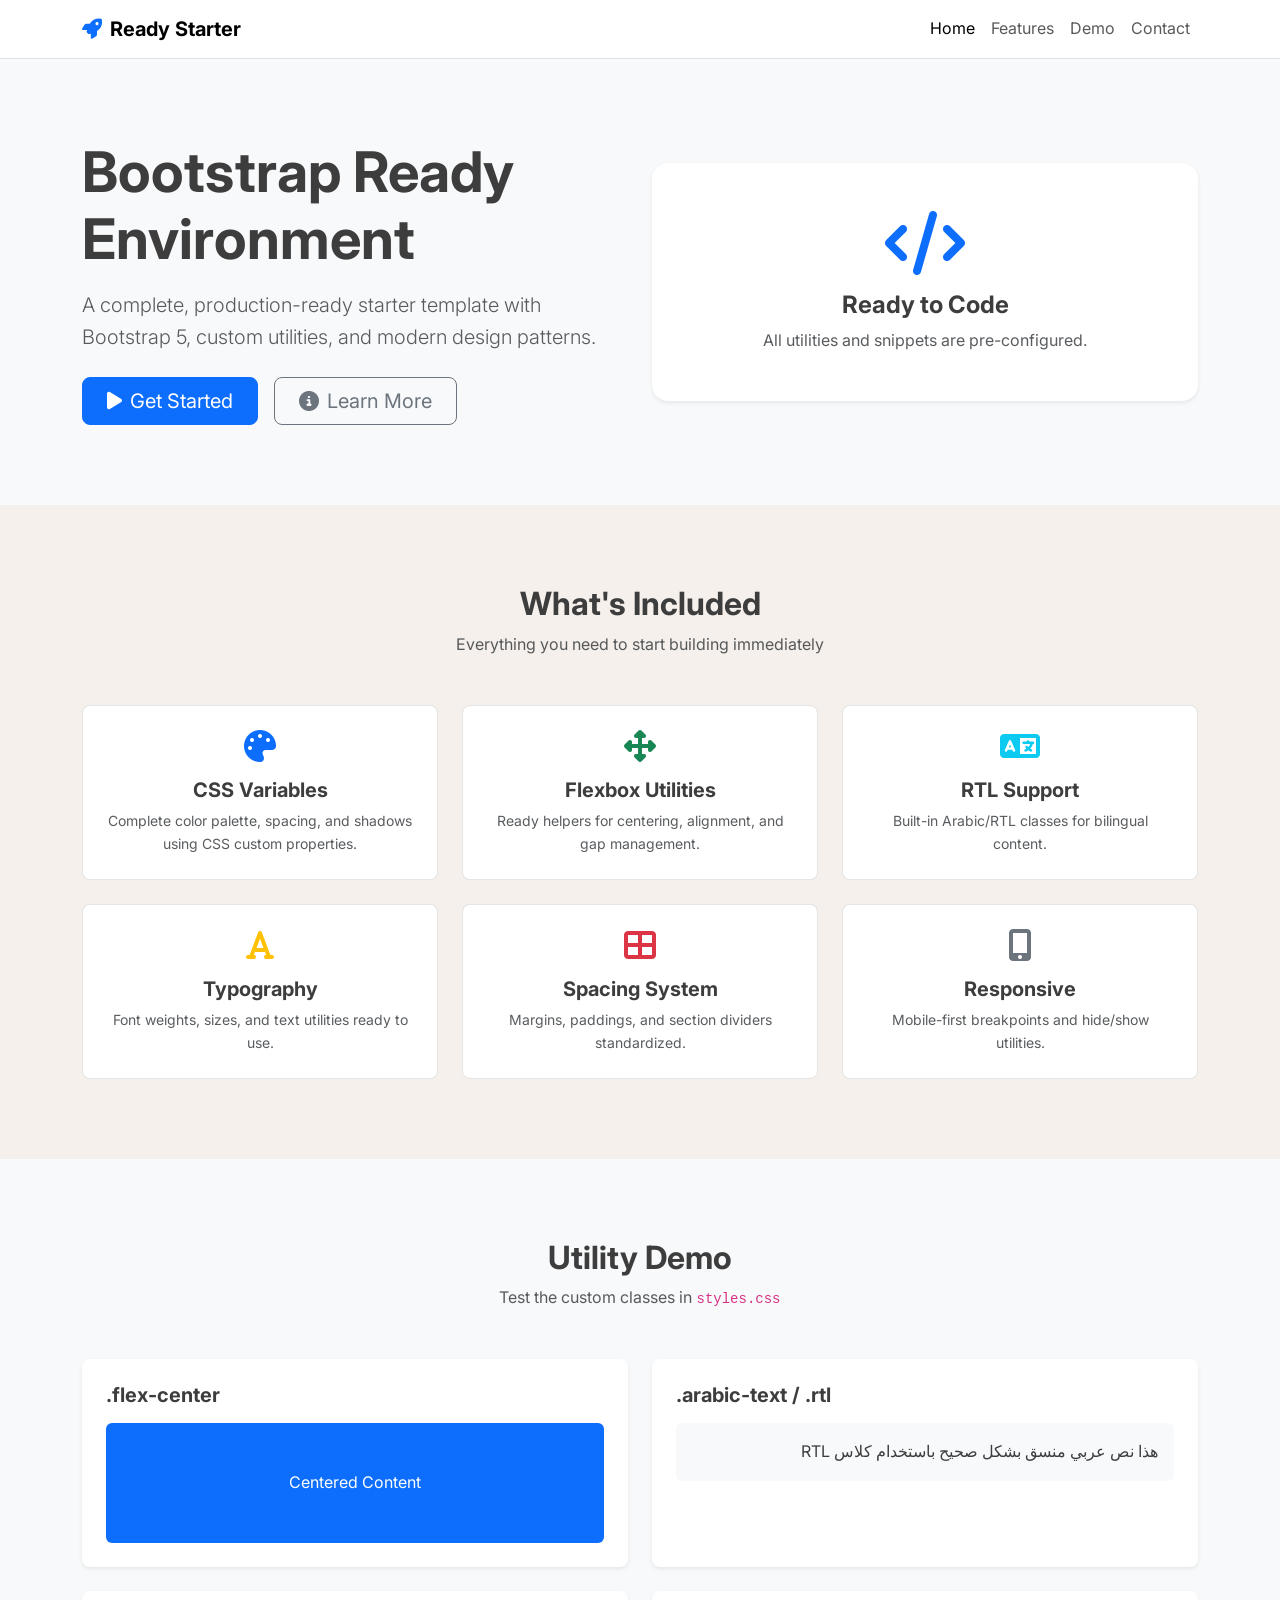
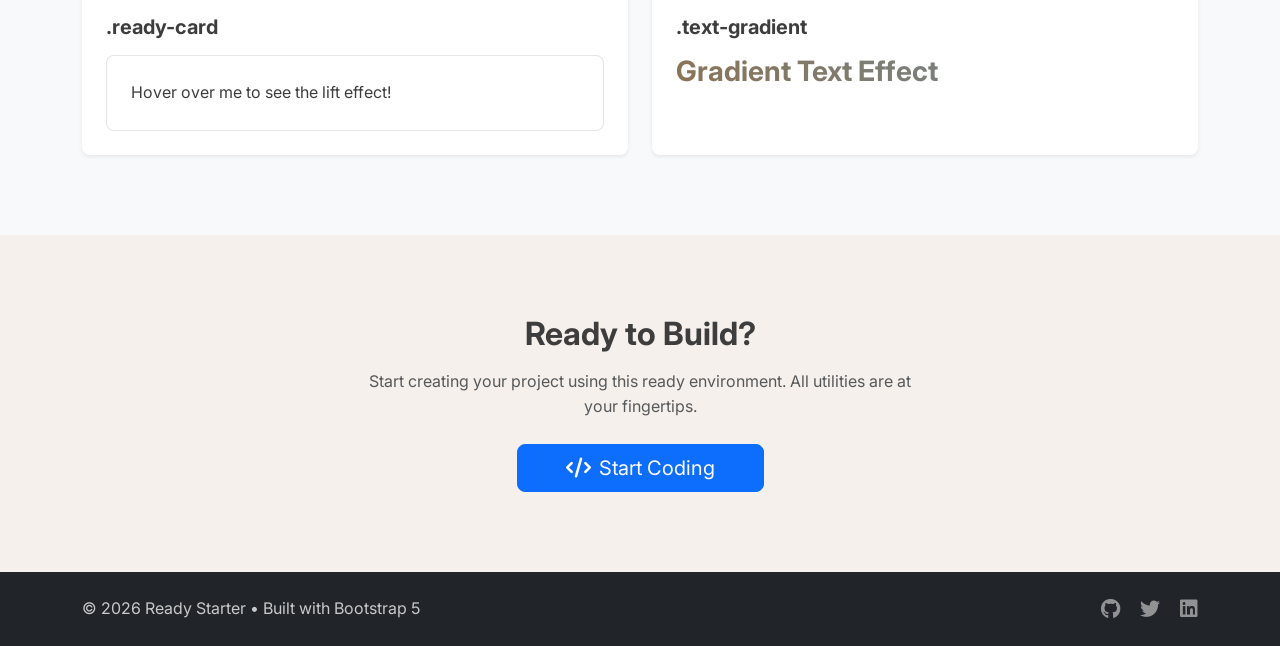
<file: index.html>
<!DOCTYPE html>
<html lang="en">
<head>
    <meta charset="UTF-8">
    <meta name="viewport" content="width=device-width, initial-scale=1.0">
    <meta name="description" content="Bootstrap Ready Starter - A complete development environment">
    <title>Bootstrap Ready Starter</title>
    
    <!-- Bootstrap 5.3 CDN -->
    <link href="https://cdn.jsdelivr.net/npm/bootstrap@5.3.3/dist/css/bootstrap.min.css" rel="stylesheet">
    
    <!-- Font Awesome Icons -->
    <link rel="stylesheet" href="https://cdnjs.cloudflare.com/ajax/libs/font-awesome/6.5.1/css/all.min.css">
    
    <!-- Google Fonts: Inter -->
    <link href="https://fonts.googleapis.com/css2?family=Inter:wght@300;400;500;600;700&display=swap" rel="stylesheet">
    
    <!-- Custom Styles -->
    <link rel="stylesheet" href="css/styles.css">
</head>
<body>

    <!-- ========== NAVBAR ========== -->
    <nav class="navbar navbar-expand-lg navbar-light bg-white border-bottom sticky-top">
        <div class="container">
            <a class="navbar-brand fw-bold" href="#">
                <i class="fas fa-rocket text-primary me-2"></i>Ready Starter
            </a>
            <button class="navbar-toggler" type="button" data-bs-toggle="collapse" data-bs-target="#navbarNav">
                <span class="navbar-toggler-icon"></span>
            </button>
            <div class="collapse navbar-collapse" id="navbarNav">
                <ul class="navbar-nav ms-auto">
                    <li class="nav-item"><a class="nav-link active" href="#">Home</a></li>
                    <li class="nav-item"><a class="nav-link" href="#features">Features</a></li>
                    <li class="nav-item"><a class="nav-link" href="#demo">Demo</a></li>
                    <li class="nav-item"><a class="nav-link" href="#contact">Contact</a></li>
                </ul>
            </div>
        </div>
    </nav>

    <!-- ========== HERO SECTION ========== -->
    <header class="section-padding bg-light">
        <div class="container">
            <div class="row align-items-center">
                <div class="col-lg-6 mb-4 mb-lg-0">
                    <h1 class="display-4 fw-bold mb-3">Bootstrap Ready Environment</h1>
                    <p class="lead text-muted mb-4">A complete, production-ready starter template with Bootstrap 5, custom utilities, and modern design patterns.</p>
                    <div class="d-flex flex-wrap gap-3">
                        <a href="#demo" class="btn btn-primary btn-lg px-4">
                            <i class="fas fa-play me-2"></i>Get Started
                        </a>
                        <a href="#features" class="btn btn-outline-secondary btn-lg px-4">
                            <i class="fas fa-info-circle me-2"></i>Learn More
                        </a>
                    </div>
                </div>
                <div class="col-lg-6">
                    <div class="bg-white p-5 rounded-4 shadow-sm text-center">
                        <i class="fas fa-code fa-4x text-primary mb-3"></i>
                        <h4 class="fw-bold">Ready to Code</h4>
                        <p class="text-muted mb-0">All utilities and snippets are pre-configured.</p>
                    </div>
                </div>
            </div>
        </div>
    </header>

    <!-- ========== FEATURES SECTION ========== -->
    <section id="features" class="section-padding">
        <div class="container">
            <div class="text-center mb-5">
                <h2 class="fw-bold">What's Included</h2>
                <p class="text-muted">Everything you need to start building immediately</p>
            </div>
            <div class="row g-4">
                <div class="col-md-4">
                    <div class="ready-card h-100 text-center">
                        <i class="fas fa-palette fa-2x text-primary mb-3"></i>
                        <h5 class="fw-bold">CSS Variables</h5>
                        <p class="text-muted small mb-0">Complete color palette, spacing, and shadows using CSS custom properties.</p>
                    </div>
                </div>
                <div class="col-md-4">
                    <div class="ready-card h-100 text-center">
                        <i class="fas fa-arrows-alt fa-2x text-success mb-3"></i>
                        <h5 class="fw-bold">Flexbox Utilities</h5>
                        <p class="text-muted small mb-0">Ready helpers for centering, alignment, and gap management.</p>
                    </div>
                </div>
                <div class="col-md-4">
                    <div class="ready-card h-100 text-center">
                        <i class="fas fa-language fa-2x text-info mb-3"></i>
                        <h5 class="fw-bold">RTL Support</h5>
                        <p class="text-muted small mb-0">Built-in Arabic/RTL classes for bilingual content.</p>
                    </div>
                </div>
                <div class="col-md-4">
                    <div class="ready-card h-100 text-center">
                        <i class="fas fa-font fa-2x text-warning mb-3"></i>
                        <h5 class="fw-bold">Typography</h5>
                        <p class="text-muted small mb-0">Font weights, sizes, and text utilities ready to use.</p>
                    </div>
                </div>
                <div class="col-md-4">
                    <div class="ready-card h-100 text-center">
                        <i class="fas fa-th-large fa-2x text-danger mb-3"></i>
                        <h5 class="fw-bold">Spacing System</h5>
                        <p class="text-muted small mb-0">Margins, paddings, and section dividers standardized.</p>
                    </div>
                </div>
                <div class="col-md-4">
                    <div class="ready-card h-100 text-center">
                        <i class="fas fa-mobile-alt fa-2x text-secondary mb-3"></i>
                        <h5 class="fw-bold">Responsive</h5>
                        <p class="text-muted small mb-0">Mobile-first breakpoints and hide/show utilities.</p>
                    </div>
                </div>
            </div>
        </div>
    </section>

    <!-- ========== DEMO SECTION ========== -->
    <section id="demo" class="section-padding bg-light">
        <div class="container">
            <div class="text-center mb-5">
                <h2 class="fw-bold">Utility Demo</h2>
                <p class="text-muted">Test the custom classes in <code>styles.css</code></p>
            </div>
            <div class="row g-4">
                <!-- Flex Center Demo -->
                <div class="col-md-6">
                    <div class="bg-white p-4 rounded-3 shadow-sm h-100">
                        <h5 class="fw-bold mb-3">.flex-center</h5>
                        <div class="flex-center bg-primary text-white rounded" style="height: 120px;">
                            Centered Content
                        </div>
                    </div>
                </div>
                <!-- Arabic Demo -->
                <div class="col-md-6">
                    <div class="bg-white p-4 rounded-3 shadow-sm h-100">
                        <h5 class="fw-bold mb-3">.arabic-text / .rtl</h5>
                        <div class="arabic-text bg-light p-3 rounded">
                            هذا نص عربي منسق بشكل صحيح باستخدام كلاس RTL
                        </div>
                    </div>
                </div>
                <!-- Card Demo -->
                <div class="col-md-6">
                    <div class="bg-white p-4 rounded-3 shadow-sm h-100">
                        <h5 class="fw-bold mb-3">.ready-card</h5>
                        <div class="ready-card">
                            <p class="mb-0">Hover over me to see the lift effect!</p>
                        </div>
                    </div>
                </div>
                <!-- Gradient Demo -->
                <div class="col-md-6">
                    <div class="bg-white p-4 rounded-3 shadow-sm h-100">
                        <h5 class="fw-bold mb-3">.text-gradient</h5>
                        <h3 class="text-gradient fw-bold">Gradient Text Effect</h3>
                    </div>
                </div>
            </div>
        </div>
    </section>

    <!-- ========== CONTACT SECTION ========== -->
    <section id="contact" class="section-padding">
        <div class="container">
            <div class="row justify-content-center">
                <div class="col-lg-6 text-center">
                    <h2 class="fw-bold mb-3">Ready to Build?</h2>
                    <p class="text-muted mb-4">Start creating your project using this ready environment. All utilities are at your fingertips.</p>
                    <a href="#" class="btn btn-primary btn-lg px-5">
                        <i class="fas fa-code me-2"></i>Start Coding
                    </a>
                </div>
            </div>
        </div>
    </section>

    <!-- ========== FOOTER ========== -->
    <footer class="bg-dark text-white py-4">
        <div class="container">
            <div class="row align-items-center">
                <div class="col-md-6 text-center text-md-start mb-3 mb-md-0">
                    <p class="mb-0 opacity-75">© 2026 Ready Starter • Built with Bootstrap 5</p>
                </div>
                <div class="col-md-6 text-center text-md-end">
                    <a href="#" class="text-white-50 me-3"><i class="fab fa-github fa-lg"></i></a>
                    <a href="#" class="text-white-50 me-3"><i class="fab fa-twitter fa-lg"></i></a>
                    <a href="#" class="text-white-50"><i class="fab fa-linkedin fa-lg"></i></a>
                </div>
            </div>
        </div>
    </footer>

    <!-- Bootstrap 5.3 JS Bundle -->
    <script src="https://cdn.jsdelivr.net/npm/bootstrap@5.3.3/dist/js/bootstrap.bundle.min.js"></script>
</body>
</html>
</file>
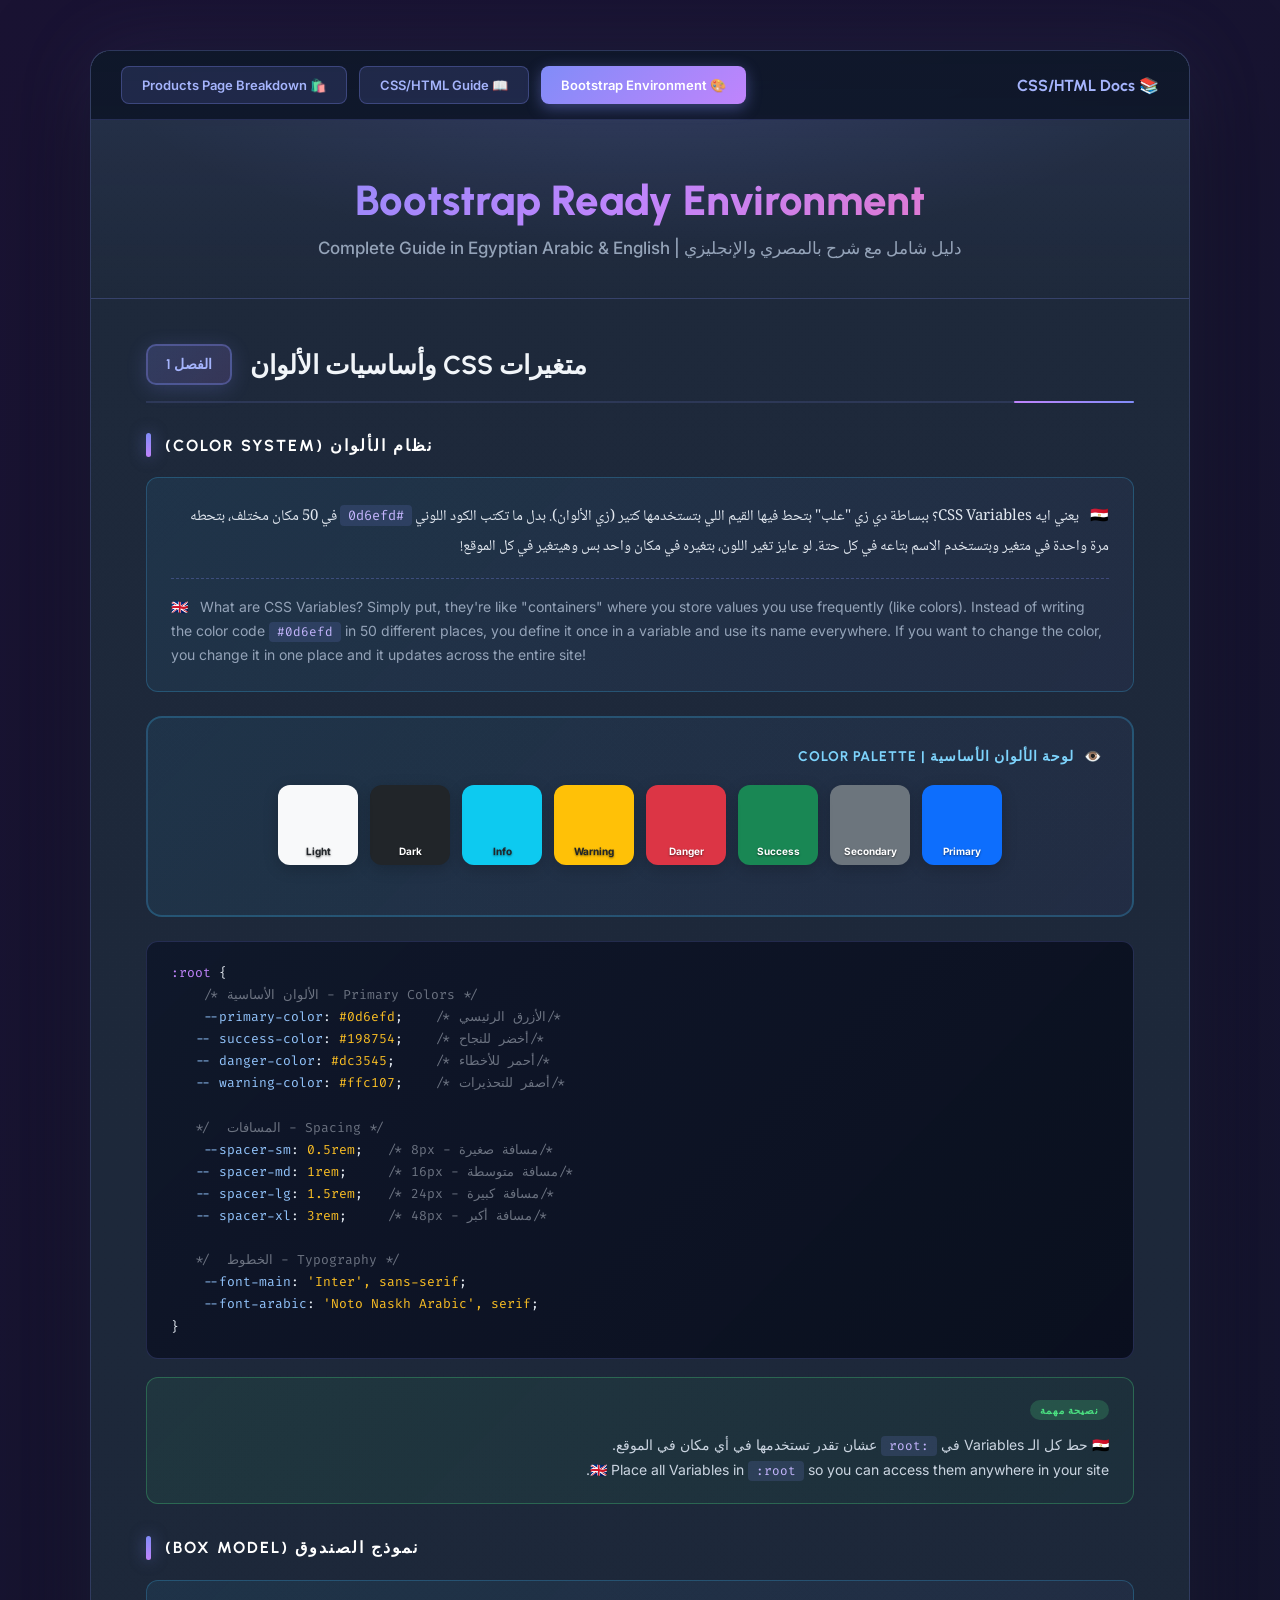
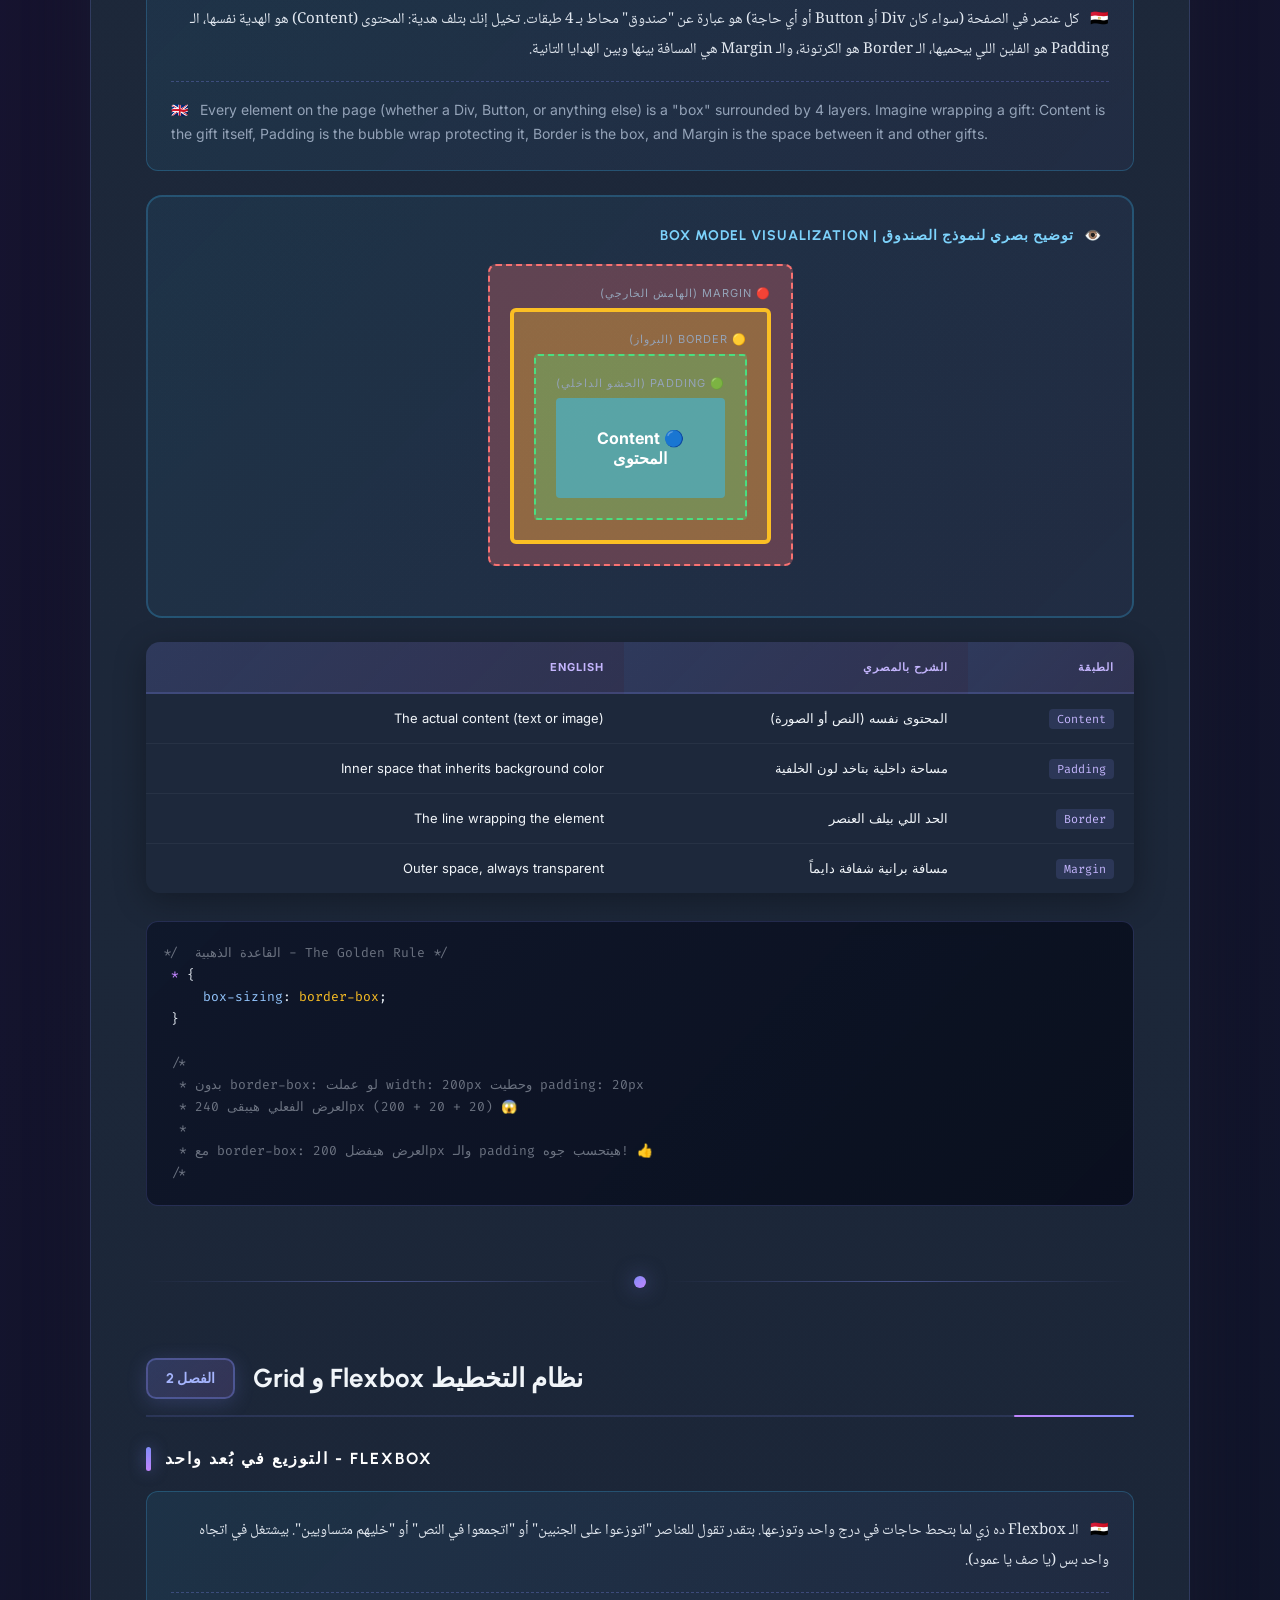
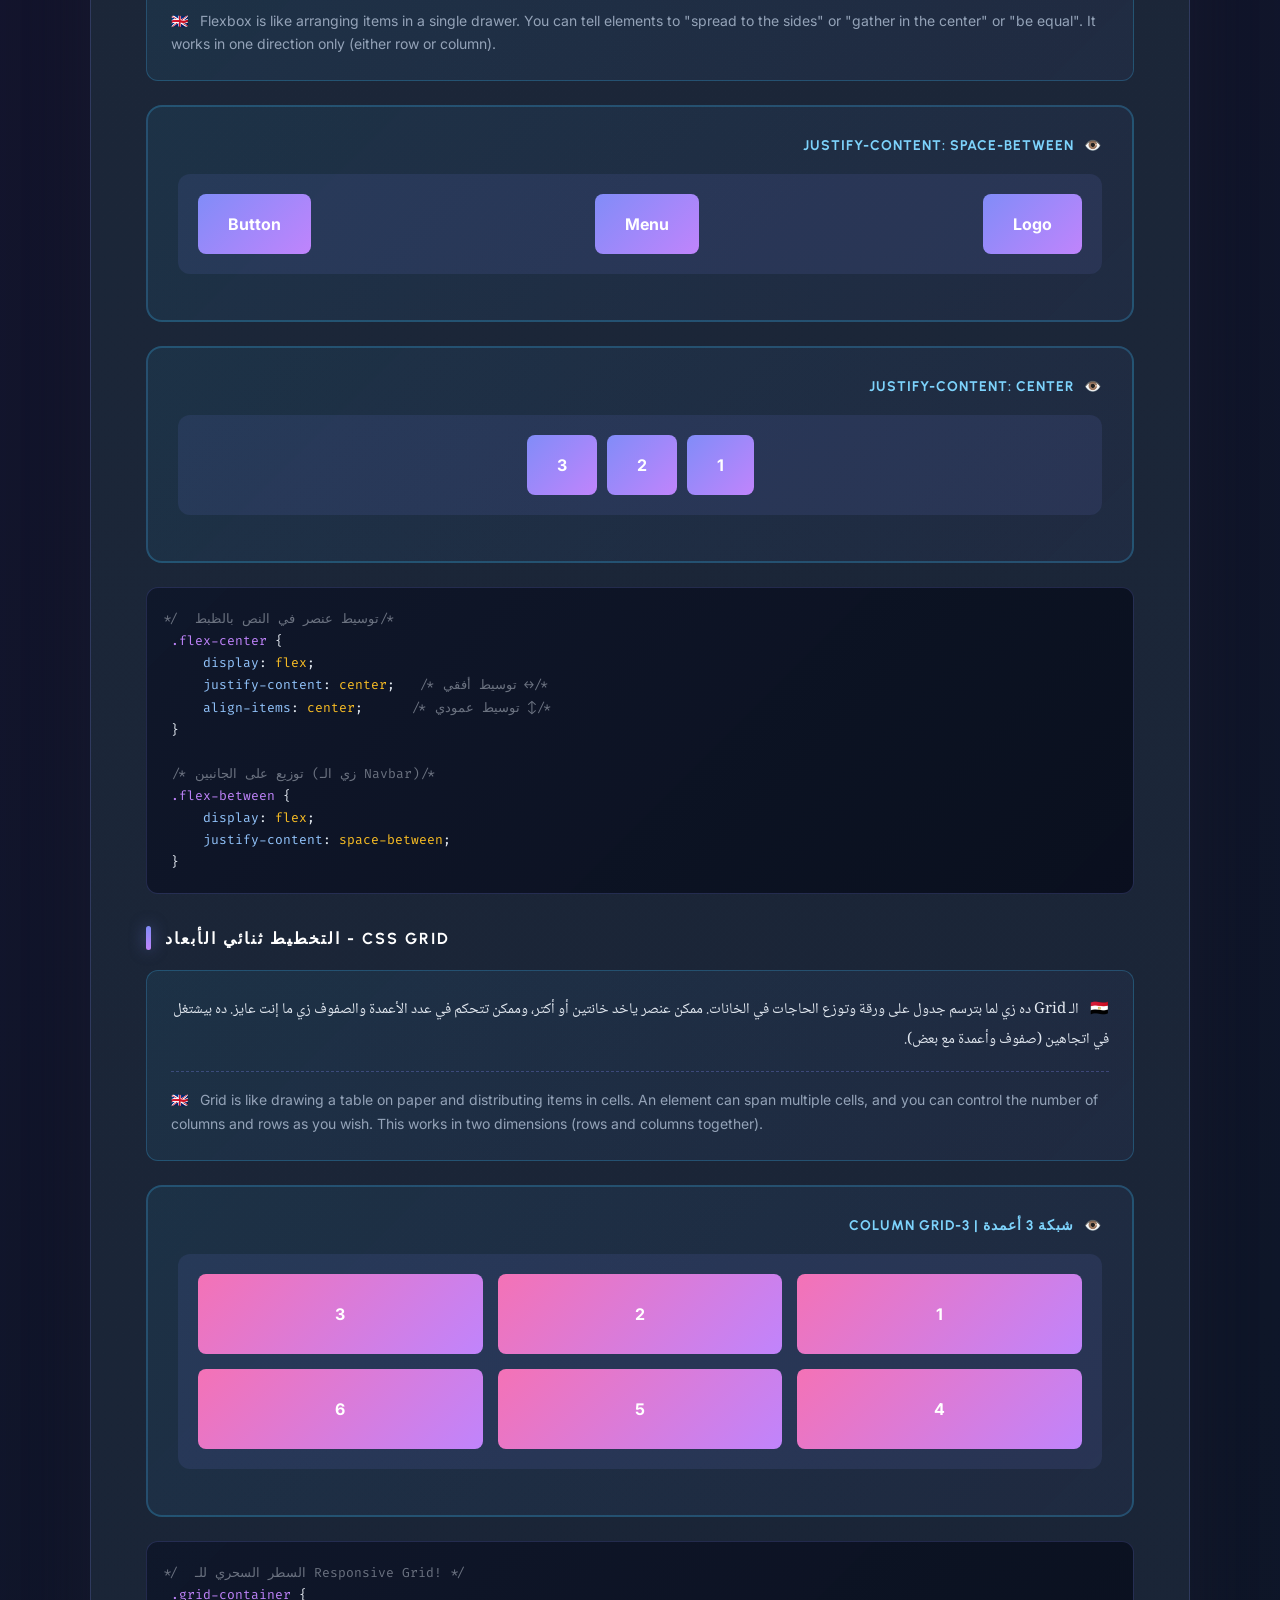
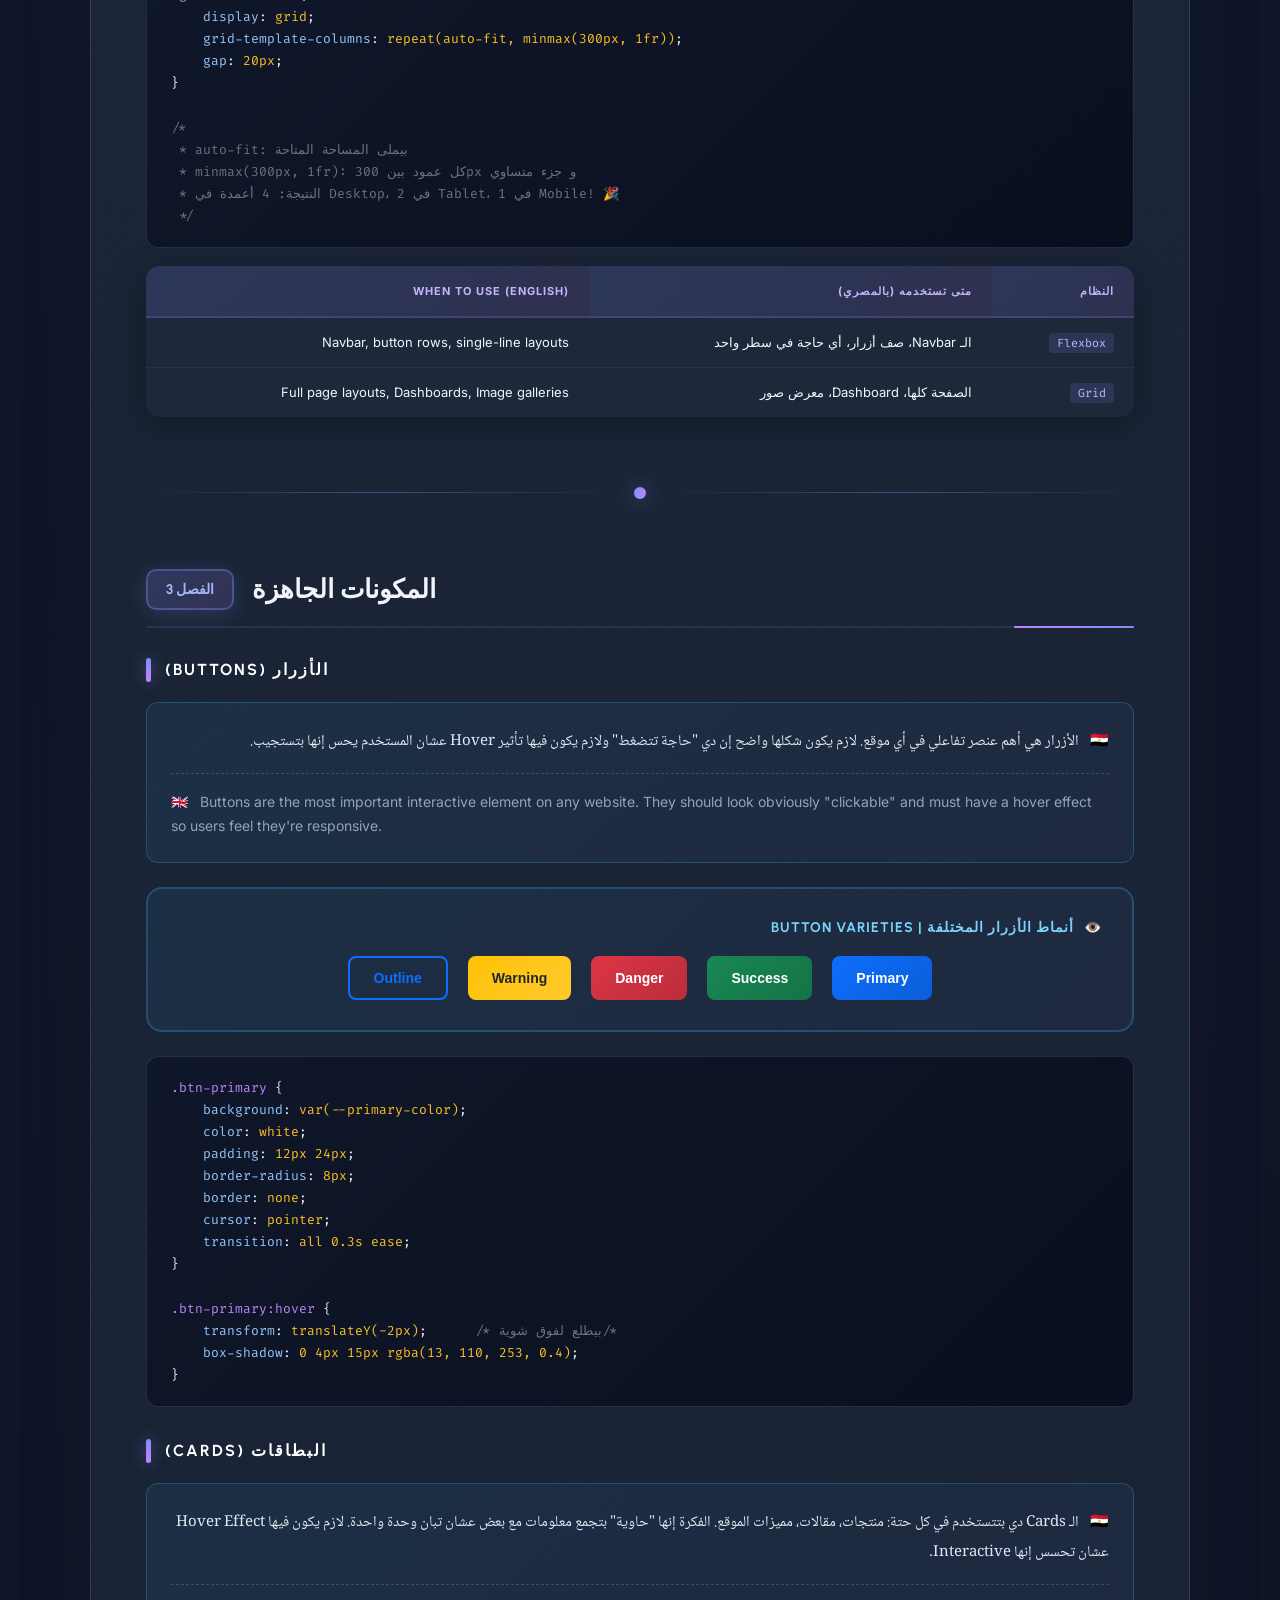
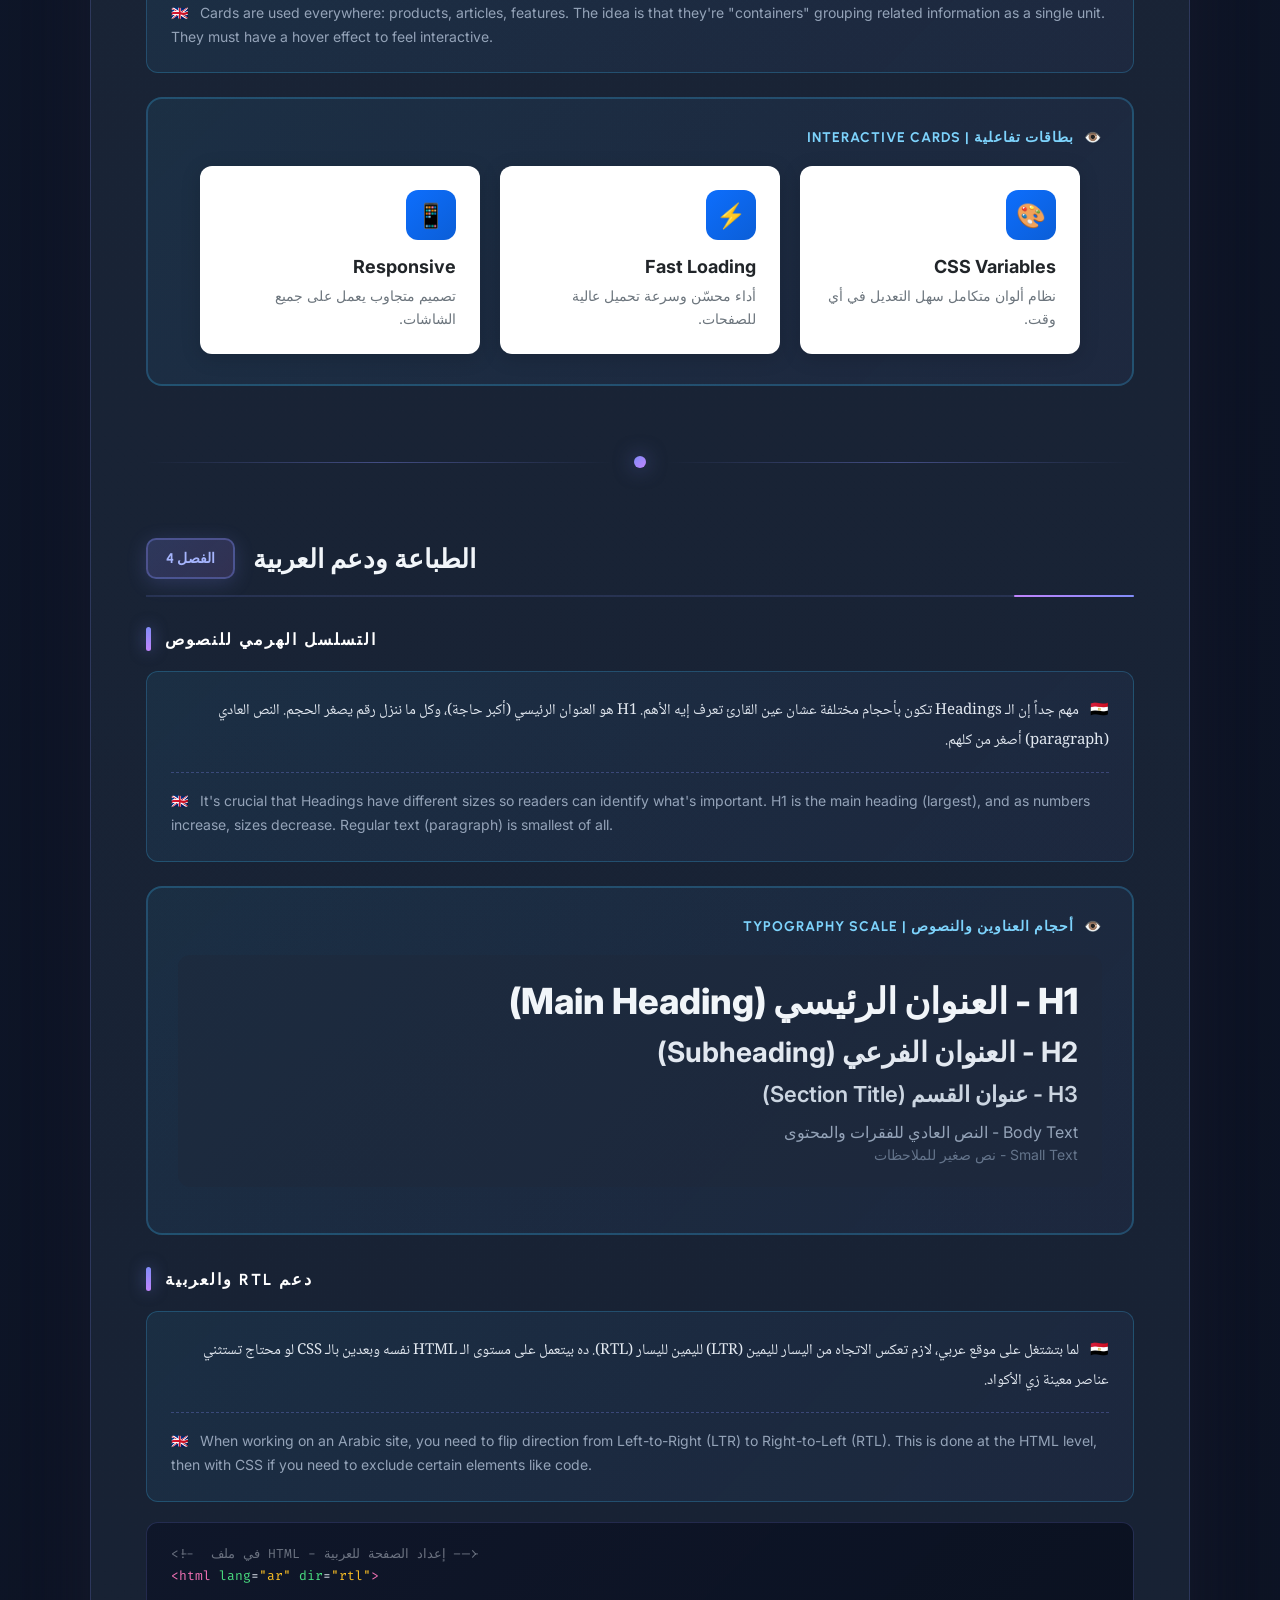
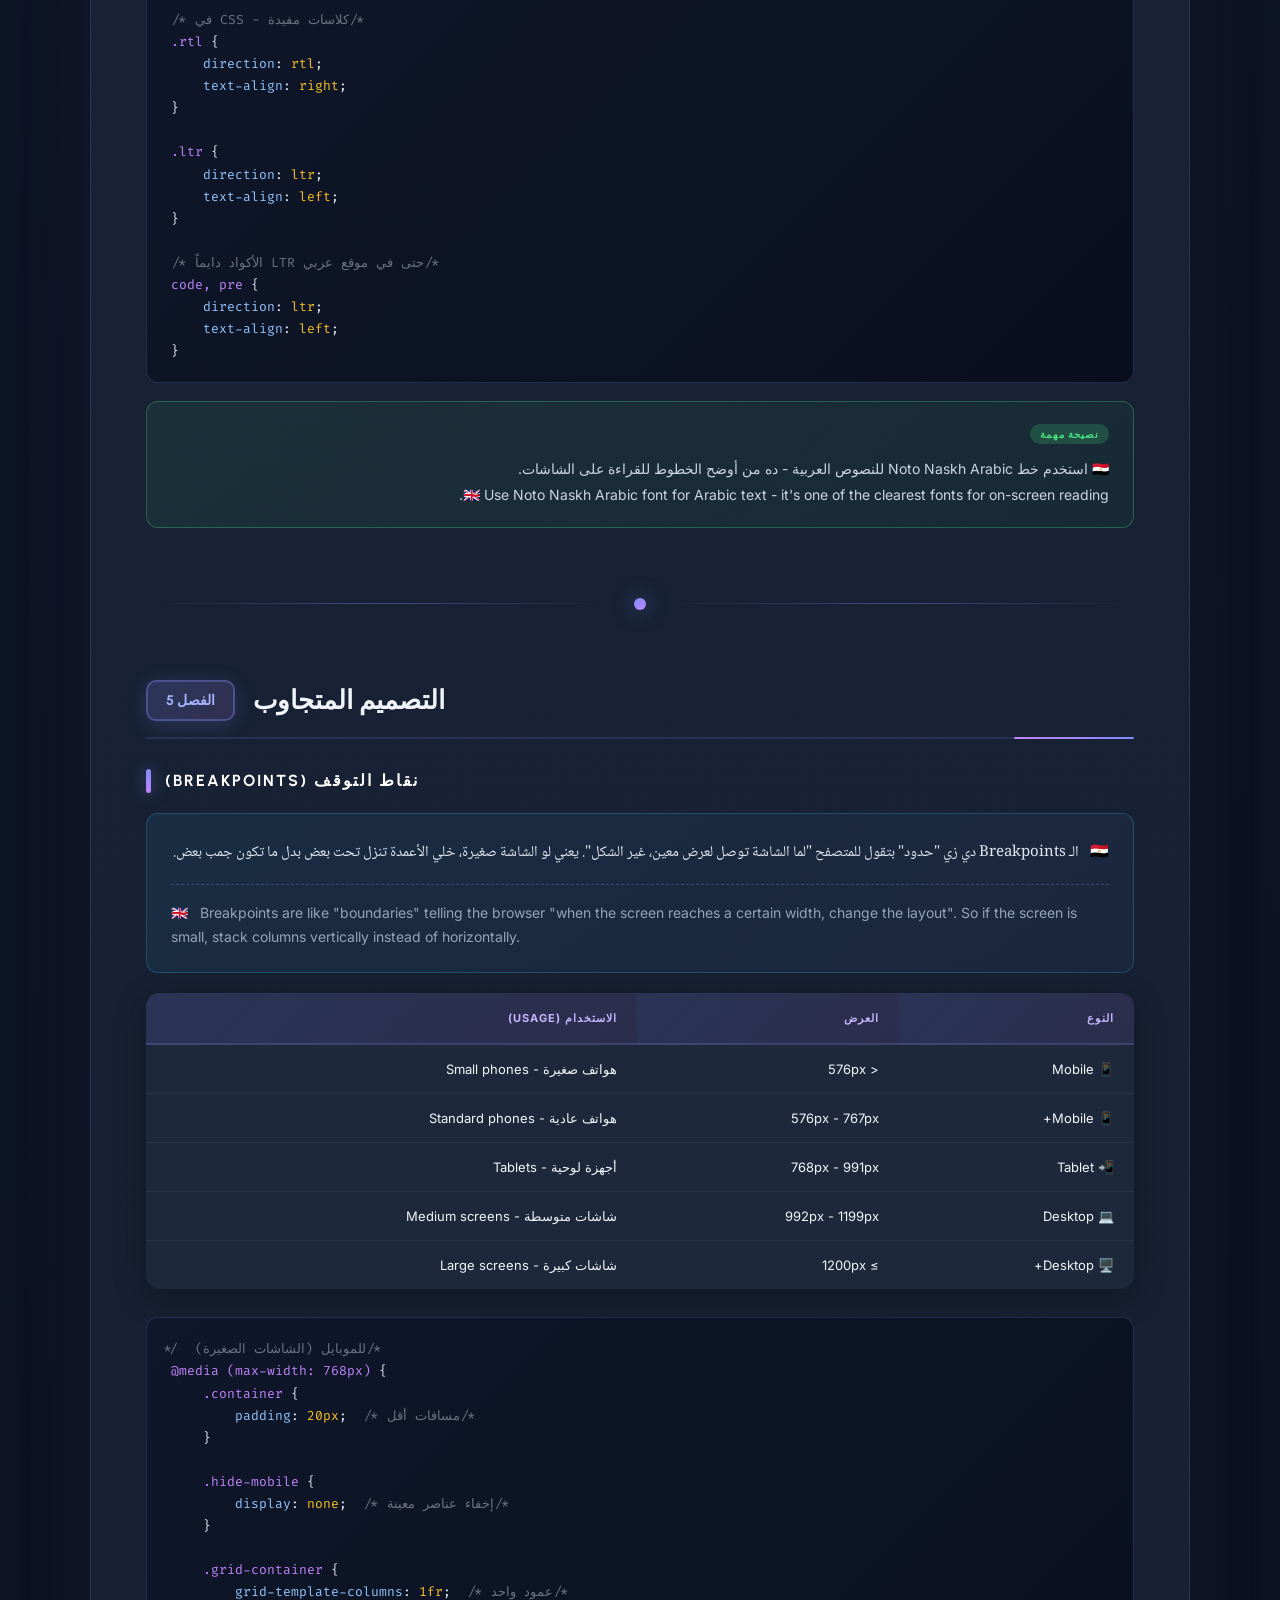
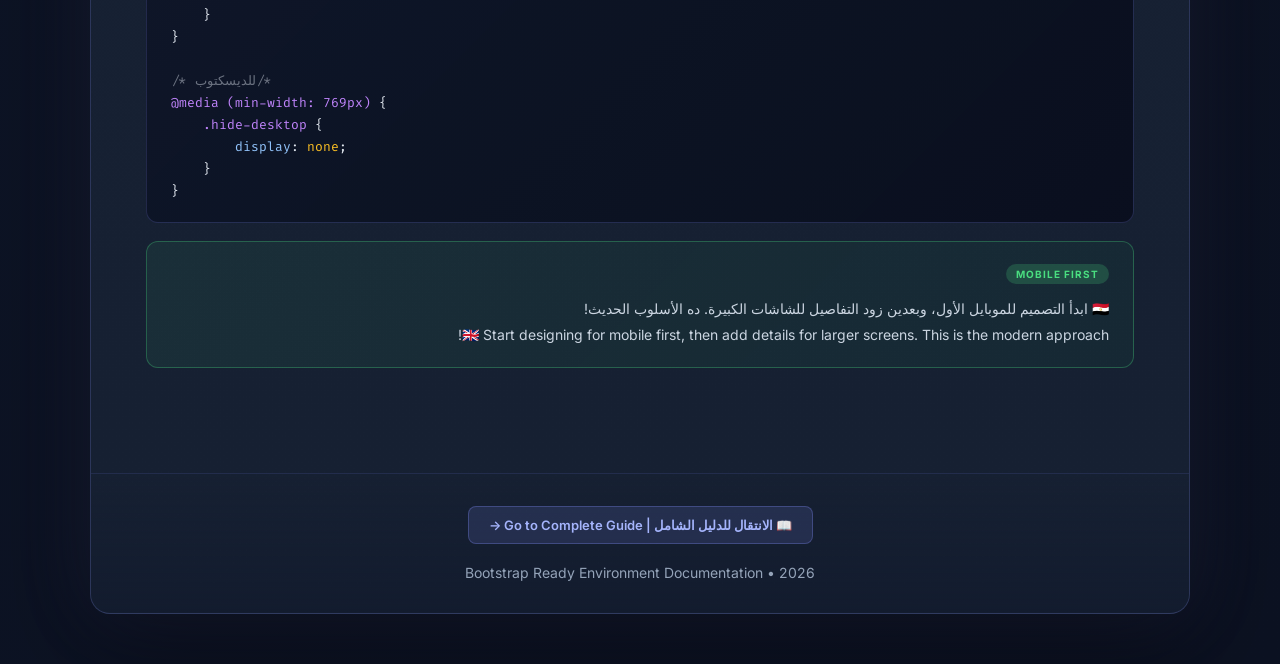
<file: docs-html/bootstrap-ready-docs.html>
<!DOCTYPE html>
<html lang="ar" dir="rtl">
<head>
    <meta charset="UTF-8">
    <meta name="viewport" content="width=device-width, initial-scale=1.0">
    <title>Bootstrap Ready Environment - دليل التوثيق الشامل</title>
    <link rel="preconnect" href="https://fonts.googleapis.com">
    <link rel="preconnect" href="https://fonts.gstatic.com" crossorigin>
    <link href="https://fonts.googleapis.com/css2?family=Urbanist:wght@400;600;700;800&family=Inter:wght@400;500;600&family=Noto+Naskh+Arabic:wght@400;500;600;700&family=Fira+Code:wght@400;500&display=swap" rel="stylesheet">
    <style>
        * { box-sizing: border-box; margin: 0; padding: 0; }
        
        body {
            background: linear-gradient(135deg, #1a1333 0%, #0f172a 50%, #0c1222 100%);
            display: flex;
            justify-content: center;
            padding: 50px 20px;
            min-height: 100vh;
            font-family: 'Inter', sans-serif;
            -webkit-print-color-adjust: exact !important;
            print-color-adjust: exact !important;
        }

        .page {
            width: 100%;
            max-width: 1100px;
            background: linear-gradient(180deg, #1e293b 0%, #162032 100%);
            position: relative;
            overflow: hidden;
            box-shadow: 
                0 0 80px rgba(129, 140, 248, 0.12),
                0 30px 100px rgba(0,0,0,0.6),
                inset 0 1px 0 rgba(255,255,255,0.05);
            color: #f1f5f9;
            border-radius: 20px;
            border: 1px solid rgba(129, 140, 248, 0.2);
        }

        .page::before {
            content: '';
            position: absolute;
            top: 0;
            left: 0;
            right: 0;
            height: 200px;
            background: radial-gradient(ellipse at center top, rgba(129, 140, 248, 0.15), transparent 70%);
            pointer-events: none;
        }

        /* Navigation Bar */
        .nav-bar {
            position: sticky;
            top: 0;
            z-index: 100;
            background: linear-gradient(180deg, rgba(15, 23, 42, 0.98), rgba(15, 23, 42, 0.95));
            backdrop-filter: blur(10px);
            padding: 15px 30px;
            display: flex;
            justify-content: space-between;
            align-items: center;
            border-bottom: 1px solid rgba(129, 140, 248, 0.2);
        }

        .nav-logo {
            font-family: 'Urbanist', sans-serif;
            font-size: 16px;
            font-weight: 700;
            color: #a5b4fc;
        }

        .nav-buttons {
            display: flex;
            gap: 12px;
        }

        .nav-btn {
            padding: 10px 20px;
            border-radius: 8px;
            font-weight: 600;
            font-size: 13px;
            cursor: pointer;
            border: none;
            transition: all 0.3s ease;
            text-decoration: none;
            display: inline-flex;
            align-items: center;
            gap: 8px;
        }

        .nav-btn-active {
            background: linear-gradient(135deg, #818cf8, #c084fc);
            color: white;
            box-shadow: 0 4px 15px rgba(129, 140, 248, 0.4);
        }

        .nav-btn-secondary {
            background: rgba(129, 140, 248, 0.15);
            color: #a5b4fc;
            border: 1px solid rgba(129, 140, 248, 0.3);
        }

        .nav-btn-secondary:hover {
            background: rgba(129, 140, 248, 0.25);
            transform: translateY(-2px);
        }

        .header-section {
            padding: 55px 50px 40px;
            text-align: center;
            border-bottom: 1px solid rgba(129, 140, 248, 0.2);
            position: relative;
            background: linear-gradient(180deg, rgba(129, 140, 248, 0.06) 0%, transparent 100%);
        }

        .header-section h1 {
            font-family: 'Urbanist', sans-serif;
            font-size: 42px;
            margin: 0 0 12px 0;
            background: linear-gradient(135deg, #818cf8, #c084fc, #f472b6);
            -webkit-background-clip: text;
            background-clip: text;
            -webkit-text-fill-color: transparent;
            font-weight: 800;
        }

        .header-section p {
            margin: 0;
            color: #94a3b8;
            font-size: 17px;
            font-weight: 500;
        }

        .content-body {
            padding: 45px 55px 55px;
            position: relative;
        }

        .chapter {
            margin-bottom: 50px;
        }

        .chapter-header {
            display: flex;
            align-items: center;
            gap: 18px;
            margin-bottom: 30px;
            padding-bottom: 16px;
            border-bottom: 2px solid rgba(129, 140, 248, 0.15);
            position: relative;
            flex-direction: row-reverse;
        }

        .chapter-header::after {
            content: '';
            position: absolute;
            bottom: -2px;
            right: 0;
            width: 120px;
            height: 2px;
            background: linear-gradient(90deg, #c084fc, #818cf8);
            border-radius: 2px;
        }

        .chapter-number {
            background: linear-gradient(135deg, rgba(129, 140, 248, 0.2), rgba(192, 132, 252, 0.15));
            border: 2px solid rgba(129, 140, 248, 0.35);
            border-radius: 10px;
            padding: 10px 18px;
            font-family: 'Urbanist', sans-serif;
            font-size: 14px;
            font-weight: 700;
            color: #a5b4fc;
            flex-shrink: 0;
            box-shadow: 0 4px 20px rgba(129, 140, 248, 0.2);
        }

        .chapter-title {
            font-family: 'Urbanist', sans-serif;
            font-size: 26px;
            font-weight: 700;
            color: #f1f5f9;
            margin: 0;
        }

        .section {
            margin-bottom: 32px;
        }

        .section-title {
            font-family: 'Urbanist', sans-serif;
            font-size: 16px;
            color: #ffffff;
            font-weight: 700;
            text-transform: uppercase;
            letter-spacing: 2px;
            margin: 0 0 20px 0;
            display: flex;
            align-items: center;
            gap: 14px;
            flex-direction: row-reverse;
        }

        .section-title::before {
            content: '';
            display: block;
            width: 5px;
            height: 24px;
            background: linear-gradient(180deg, #818cf8, #c084fc);
            border-radius: 3px;
            box-shadow: 0 0 15px rgba(129, 140, 248, 0.5);
        }

        table {
            width: 100%;
            border-collapse: separate;
            border-spacing: 0;
            margin: 18px 0 28px 0;
            font-size: 13px;
            border-radius: 14px;
            overflow: hidden;
            box-shadow: 0 8px 32px rgba(0,0,0,0.3);
        }

        th {
            background: linear-gradient(135deg, rgba(129, 140, 248, 0.18), rgba(192, 132, 252, 0.12));
            font-weight: 700;
            color: #c4b5fd;
            font-size: 11px;
            text-transform: uppercase;
            letter-spacing: 1px;
            padding: 18px 20px;
            text-align: right;
            border-bottom: 2px solid rgba(129, 140, 248, 0.2);
        }

        td {
            background: rgba(30, 41, 59, 0.95);
            padding: 16px 20px;
            border-bottom: 1px solid rgba(148, 163, 184, 0.08);
            vertical-align: top;
            text-align: right;
        }

        tr:last-child td { border-bottom: none; }
        tr:hover td { background: rgba(129, 140, 248, 0.08); }

        .code-block {
            background: linear-gradient(135deg, rgba(15, 23, 42, 0.95), rgba(10, 15, 30, 0.98));
            border: 1px solid rgba(129, 140, 248, 0.2);
            border-radius: 12px;
            padding: 20px 24px;
            margin: 16px 0;
            overflow-x: auto;
            direction: ltr;
            text-align: left;
        }

        .code-block pre {
            margin: 0;
            font-family: 'Fira Code', 'Consolas', monospace;
            font-size: 13px;
            line-height: 1.7;
            color: #e2e8f0;
        }

        .code-block .comment { color: #6b7280; }
        .code-block .property { color: #93c5fd; }
        .code-block .value { color: #fbbf24; }
        .code-block .selector { color: #c084fc; }
        .code-block .tag { color: #f472b6; }
        .code-block .attr { color: #4ade80; }

        .content-block {
            background: linear-gradient(135deg, rgba(30, 41, 59, 0.95), rgba(15, 23, 42, 0.9));
            border: 1px solid rgba(148, 163, 184, 0.15);
            padding: 26px 30px;
            border-radius: 14px;
            margin-bottom: 20px;
            box-shadow: 0 8px 32px rgba(0,0,0,0.25);
        }

        .content-block h4 {
            color: #a5b4fc;
            font-size: 16px;
            margin-bottom: 18px;
            font-weight: 700;
        }

        .content-block p {
            font-size: 14px;
            color: #e2e8f0;
            line-height: 1.85;
            margin-bottom: 12px;
        }

        .content-block ul {
            margin: 14px 0;
            padding-right: 0;
            list-style: none;
        }

        .content-block li {
            font-size: 14px;
            color: #e2e8f0;
            line-height: 1.85;
            margin-bottom: 12px;
            padding-right: 22px;
            position: relative;
        }

        .content-block li::before {
            content: '';
            position: absolute;
            right: 0;
            top: 10px;
            width: 8px;
            height: 8px;
            background: linear-gradient(135deg, #818cf8, #c084fc);
            border-radius: 50%;
        }

        /* Bilingual Explanation Block */
        .explain-block {
            background: linear-gradient(135deg, rgba(56, 189, 248, 0.08), rgba(129, 140, 248, 0.05));
            border: 1px solid rgba(56, 189, 248, 0.25);
            border-radius: 12px;
            padding: 24px;
            margin: 20px 0;
        }

        .explain-ar {
            font-family: 'Noto Naskh Arabic', serif;
            font-size: 15px;
            color: #e2e8f0;
            line-height: 2;
            margin-bottom: 16px;
            padding-bottom: 16px;
            border-bottom: 1px dashed rgba(129, 140, 248, 0.3);
        }

        .explain-ar::before {
            content: '🇪🇬';
            margin-left: 8px;
        }

        .explain-en {
            font-size: 14px;
            color: #94a3b8;
            line-height: 1.7;
            direction: ltr;
            text-align: left;
        }

        .explain-en::before {
            content: '🇬🇧';
            margin-right: 8px;
        }

        .chapter-separator {
            display: flex;
            align-items: center;
            justify-content: center;
            gap: 20px;
            margin: 50px 0;
            padding: 20px 0;
        }

        .chapter-separator::before,
        .chapter-separator::after {
            content: '';
            flex: 1;
            height: 1px;
            background: linear-gradient(90deg, transparent, rgba(129, 140, 248, 0.4), transparent);
        }

        .chapter-separator-icon {
            width: 12px;
            height: 12px;
            background: linear-gradient(135deg, #818cf8, #c084fc);
            border-radius: 50%;
            box-shadow: 0 0 20px rgba(129, 140, 248, 0.5);
        }

        .tip-block {
            background: linear-gradient(135deg, rgba(74, 222, 128, 0.08), rgba(34, 197, 94, 0.05));
            border: 1px solid rgba(74, 222, 128, 0.3);
            border-radius: 12px;
            padding: 20px 24px;
            margin: 18px 0;
        }

        .tip-badge {
            background: rgba(74, 222, 128, 0.2);
            color: #4ade80;
            font-size: 10px;
            font-weight: 700;
            text-transform: uppercase;
            letter-spacing: 1px;
            padding: 4px 10px;
            border-radius: 20px;
            display: inline-block;
            margin-bottom: 12px;
        }

        .tip-block p {
            font-size: 14px;
            color: #cbd5e1;
            line-height: 1.8;
            margin: 0;
        }

        code {
            background: rgba(129, 140, 248, 0.15);
            color: #c4b5fd;
            padding: 2px 8px;
            border-radius: 4px;
            font-family: 'Fira Code', monospace;
            font-size: 0.9em;
            direction: ltr;
        }

        /* Visual Demo Styles */
        .visual-demo {
            background: linear-gradient(135deg, rgba(56, 189, 248, 0.08), rgba(129, 140, 248, 0.05));
            border: 2px solid rgba(56, 189, 248, 0.25);
            border-radius: 16px;
            padding: 30px;
            margin: 24px 0;
        }

        .visual-demo-title {
            font-family: 'Urbanist', sans-serif;
            font-size: 14px;
            font-weight: 700;
            color: #7dd3fc;
            margin-bottom: 20px;
            text-transform: uppercase;
            letter-spacing: 1px;
            display: flex;
            align-items: center;
            gap: 10px;
        }

        .visual-demo-title::before {
            content: '👁️';
        }

        .demo-row {
            display: flex;
            gap: 20px;
            flex-wrap: wrap;
            justify-content: center;
        }

        /* Button Examples */
        .demo-btn {
            padding: 12px 24px;
            border-radius: 8px;
            font-weight: 600;
            font-size: 14px;
            cursor: pointer;
            border: none;
            transition: all 0.3s ease;
        }

        .demo-btn-primary {
            background: linear-gradient(135deg, #0d6efd, #0b5ed7);
            color: white;
        }

        .demo-btn-success {
            background: linear-gradient(135deg, #198754, #157347);
            color: white;
        }

        .demo-btn-danger {
            background: linear-gradient(135deg, #dc3545, #bb2d3b);
            color: white;
        }

        .demo-btn-warning {
            background: linear-gradient(135deg, #ffc107, #ffca2c);
            color: #212529;
        }

        .demo-btn-outline {
            background: transparent;
            border: 2px solid #0d6efd;
            color: #0d6efd;
        }

        /* Card Examples */
        .demo-card {
            background: #ffffff;
            border-radius: 12px;
            padding: 24px;
            width: 280px;
            box-shadow: 0 4px 20px rgba(0,0,0,0.15);
            transition: transform 0.3s, box-shadow 0.3s;
        }

        .demo-card:hover {
            transform: translateY(-8px);
            box-shadow: 0 12px 40px rgba(0,0,0,0.25);
        }

        .demo-card-icon {
            width: 50px;
            height: 50px;
            background: linear-gradient(135deg, #0d6efd, #0b5ed7);
            border-radius: 12px;
            display: flex;
            align-items: center;
            justify-content: center;
            font-size: 24px;
            margin-bottom: 16px;
        }

        .demo-card h5 {
            color: #212529;
            font-size: 18px;
            margin-bottom: 8px;
            font-weight: 700;
        }

        .demo-card p {
            color: #6c757d;
            font-size: 14px;
            line-height: 1.6;
            margin: 0;
        }

        /* Box Model Demo */
        .box-model-demo {
            display: flex;
            justify-content: center;
            margin: 20px 0;
        }

        .box-margin {
            background: rgba(248, 113, 113, 0.3);
            border: 2px dashed #f87171;
            padding: 20px;
            border-radius: 8px;
        }

        .box-border {
            background: rgba(251, 191, 36, 0.3);
            border: 4px solid #fbbf24;
            padding: 20px;
            border-radius: 6px;
        }

        .box-padding {
            background: rgba(74, 222, 128, 0.3);
            border: 2px dashed #4ade80;
            padding: 20px;
            border-radius: 4px;
        }

        .box-content {
            background: rgba(56, 189, 248, 0.5);
            padding: 30px 40px;
            border-radius: 4px;
            color: white;
            font-weight: 700;
            text-align: center;
        }

        .box-label {
            font-size: 11px;
            color: #94a3b8;
            text-transform: uppercase;
            letter-spacing: 1px;
            margin-bottom: 8px;
            display: block;
        }

        /* Flexbox Demo */
        .flex-demo-container {
            display: flex;
            gap: 10px;
            padding: 20px;
            background: rgba(129, 140, 248, 0.1);
            border-radius: 12px;
            margin: 16px 0;
        }

        .flex-demo-item {
            background: linear-gradient(135deg, #818cf8, #c084fc);
            padding: 20px 30px;
            border-radius: 8px;
            color: white;
            font-weight: 700;
            text-align: center;
        }

        /* Grid Demo */
        .grid-demo-container {
            display: grid;
            grid-template-columns: repeat(3, 1fr);
            gap: 15px;
            padding: 20px;
            background: rgba(129, 140, 248, 0.1);
            border-radius: 12px;
            margin: 16px 0;
        }

        .grid-demo-item {
            background: linear-gradient(135deg, #f472b6, #c084fc);
            padding: 30px;
            border-radius: 8px;
            color: white;
            font-weight: 700;
            text-align: center;
        }

        /* Color Palette Demo */
        .color-palette {
            display: flex;
            gap: 12px;
            flex-wrap: wrap;
            justify-content: center;
            margin: 20px 0;
        }

        .color-swatch {
            width: 80px;
            height: 80px;
            border-radius: 12px;
            display: flex;
            align-items: flex-end;
            justify-content: center;
            padding-bottom: 8px;
            font-size: 10px;
            font-weight: 700;
            color: white;
            text-shadow: 0 1px 2px rgba(0,0,0,0.5);
            box-shadow: 0 4px 15px rgba(0,0,0,0.2);
        }

        /* Typography Demo */
        .typo-demo {
            background: rgba(30, 41, 59, 0.5);
            padding: 24px;
            border-radius: 12px;
            margin: 16px 0;
        }

        .typo-h1 { font-size: 36px; font-weight: 800; color: #f1f5f9; margin-bottom: 12px; }
        .typo-h2 { font-size: 28px; font-weight: 700; color: #e2e8f0; margin-bottom: 12px; }
        .typo-h3 { font-size: 22px; font-weight: 600; color: #cbd5e1; margin-bottom: 12px; }
        .typo-body { font-size: 16px; color: #94a3b8; line-height: 1.7; }
        .typo-small { font-size: 14px; color: #64748b; }

        .footer {
            text-align: center;
            padding: 32px;
            font-size: 14px;
            color: #94a3b8;
            border-top: 1px solid rgba(129, 140, 248, 0.15);
            background: linear-gradient(180deg, transparent, rgba(15, 23, 42, 0.5));
        }

        .footer-nav {
            display: flex;
            justify-content: center;
            gap: 20px;
            margin-bottom: 20px;
        }

        /* Mobile Responsiveness */
        @media (max-width: 768px) {
            body {
                padding: 10px;
            }
            .page {
                border-radius: 12px;
            }
            .header-section {
                padding: 30px 20px;
            }
            .header-section h1 {
                font-size: 28px;
            }
            .content-body {
                padding: 30px 20px;
            }
            .nav-bar {
                flex-direction: column;
                gap: 15px;
                padding: 15px;
            }
            .nav-buttons {
                width: 100%;
                justify-content: center;
                flex-wrap: wrap;
            }
            .nav-btn {
                flex: 1;
                justify-content: center;
                min-width: 120px;
                font-size: 12px;
                padding: 8px 12px;
            }
            .chapter-header {
                flex-direction: column-reverse;
                gap: 15px;
                align-items: flex-start;
            }
            .chapter-number {
                align-self: flex-start;
            }
            .code-block, .visual-demo, table {
                overflow-x: auto;
                display: block;
            }
            .grid-demo-container, .flex-demo-container, .scroll-demo, .reset-demo, .pseudo-demo, .list-demo, .uiux-demo {
                overflow-x: auto;
                justify-content: flex-start; /* To allow scrolling if content overflows */
            }
            .grid-demo-container {
                grid-template-columns: 1fr;
            }
        }
        @media print {
            @page { margin: 0; size: 237mm auto; }
            body { background: #0f172a !important; padding: 0; }
            .page { box-shadow: none !important; border-radius: 0; width: 100%; border: none; }
            .nav-bar { display: none; }
        }
    </style>
</head>
<body>
<div class="page">
    <!-- Navigation Bar -->
    <div class="nav-bar">
        <div class="nav-logo">📚 CSS/HTML Docs</div>
        <div class="nav-buttons">
            <a href="bootstrap-ready-docs.html" class="nav-btn nav-btn-active">
                🎨 Bootstrap Environment
            </a>
            <a href="css-html-complete-guide.html" class="nav-btn nav-btn-secondary">
                📖 CSS/HTML Guide
            </a>
            <a href="products-code-breakdown.html" class="nav-btn nav-btn-secondary">
                🛍️ Products Page Breakdown
            </a>
        </div>
    </div>

    <div class="header-section">
        <h1>Bootstrap Ready Environment</h1>
        <p>دليل شامل مع شرح بالمصري والإنجليزي | Complete Guide in Egyptian Arabic & English</p>
    </div>

    <div class="content-body">

        <!-- Chapter 1: CSS Variables -->
        <div class="chapter">
            <div class="chapter-header">
                <div class="chapter-number">الفصل 1</div>
                <h2 class="chapter-title">متغيرات CSS وأساسيات الألوان</h2>
            </div>

            <div class="section">
                <h3 class="section-title">نظام الألوان (Color System)</h3>
                
                <div class="explain-block">
                    <div class="explain-ar">
                        يعني ايه CSS Variables؟ ببساطة دي زي "علب" بتحط فيها القيم اللي بتستخدمها كتير (زي الألوان). بدل ما تكتب الكود اللوني <code>#0d6efd</code> في 50 مكان مختلف، بتحطه مرة واحدة في متغير وبتستخدم الاسم بتاعه في كل حتة. لو عايز تغير اللون، بتغيره في مكان واحد بس وهيتغير في كل الموقع!
                    </div>
                    <div class="explain-en">
                        What are CSS Variables? Simply put, they're like "containers" where you store values you use frequently (like colors). Instead of writing the color code <code>#0d6efd</code> in 50 different places, you define it once in a variable and use its name everywhere. If you want to change the color, you change it in one place and it updates across the entire site!
                    </div>
                </div>
                
                <div class="visual-demo">
                    <div class="visual-demo-title">لوحة الألوان الأساسية | Color Palette</div>
                    <div class="color-palette">
                        <div class="color-swatch" style="background: #0d6efd;">Primary</div>
                        <div class="color-swatch" style="background: #6c757d;">Secondary</div>
                        <div class="color-swatch" style="background: #198754;">Success</div>
                        <div class="color-swatch" style="background: #dc3545;">Danger</div>
                        <div class="color-swatch" style="background: #ffc107; color: #212529;">Warning</div>
                        <div class="color-swatch" style="background: #0dcaf0; color: #212529;">Info</div>
                        <div class="color-swatch" style="background: #212529;">Dark</div>
                        <div class="color-swatch" style="background: #f8f9fa; color: #212529;">Light</div>
                    </div>
                </div>

                <div class="code-block">
<pre><span class="selector">:root</span> {
    <span class="comment">/* الألوان الأساسية - Primary Colors */</span>
    <span class="property">--primary-color</span>: <span class="value">#0d6efd</span>;    <span class="comment">/* الأزرق الرئيسي */</span>
    <span class="property">--success-color</span>: <span class="value">#198754</span>;    <span class="comment">/* أخضر للنجاح */</span>
    <span class="property">--danger-color</span>: <span class="value">#dc3545</span>;     <span class="comment">/* أحمر للأخطاء */</span>
    <span class="property">--warning-color</span>: <span class="value">#ffc107</span>;    <span class="comment">/* أصفر للتحذيرات */</span>
    
    <span class="comment">/* المسافات - Spacing */</span>
    <span class="property">--spacer-sm</span>: <span class="value">0.5rem</span>;   <span class="comment">/* 8px - مسافة صغيرة */</span>
    <span class="property">--spacer-md</span>: <span class="value">1rem</span>;     <span class="comment">/* 16px - مسافة متوسطة */</span>
    <span class="property">--spacer-lg</span>: <span class="value">1.5rem</span>;   <span class="comment">/* 24px - مسافة كبيرة */</span>
    <span class="property">--spacer-xl</span>: <span class="value">3rem</span>;     <span class="comment">/* 48px - مسافة أكبر */</span>
    
    <span class="comment">/* الخطوط - Typography */</span>
    <span class="property">--font-main</span>: <span class="value">'Inter', sans-serif</span>;
    <span class="property">--font-arabic</span>: <span class="value">'Noto Naskh Arabic', serif</span>;
}</pre>
                </div>

                <div class="tip-block">
                    <span class="tip-badge">نصيحة مهمة</span>
                    <p>🇪🇬 حط كل الـ Variables في <code>:root</code> عشان تقدر تستخدمها في أي مكان في الموقع.<br>
                    🇬🇧 Place all Variables in <code>:root</code> so you can access them anywhere in your site.</p>
                </div>
            </div>

            <div class="section">
                <h3 class="section-title">نموذج الصندوق (Box Model)</h3>
                
                <div class="explain-block">
                    <div class="explain-ar">
                        كل عنصر في الصفحة (سواء كان Div أو Button أو أي حاجة) هو عبارة عن "صندوق" محاط بـ 4 طبقات. تخيل إنك بتلف هدية: المحتوى (Content) هو الهدية نفسها، الـ Padding هو الفلين اللي بيحميها، الـ Border هو الكرتونة، والـ Margin هي المسافة بينها وبين الهدايا التانية.
                    </div>
                    <div class="explain-en">
                        Every element on the page (whether a Div, Button, or anything else) is a "box" surrounded by 4 layers. Imagine wrapping a gift: Content is the gift itself, Padding is the bubble wrap protecting it, Border is the box, and Margin is the space between it and other gifts.
                    </div>
                </div>

                <div class="visual-demo">
                    <div class="visual-demo-title">توضيح بصري لنموذج الصندوق | Box Model Visualization</div>
                    <div class="box-model-demo">
                        <div class="box-margin">
                            <span class="box-label">🔴 Margin (الهامش الخارجي)</span>
                            <div class="box-border">
                                <span class="box-label">🟡 Border (البرواز)</span>
                                <div class="box-padding">
                                    <span class="box-label">🟢 Padding (الحشو الداخلي)</span>
                                    <div class="box-content">
                                        🔵 Content<br>المحتوى
                                    </div>
                                </div>
                            </div>
                        </div>
                    </div>
                </div>

                <table>
                    <tr>
                        <th>الطبقة</th>
                        <th>الشرح بالمصري</th>
                        <th>English</th>
                    </tr>
                    <tr>
                        <td><code>Content</code></td>
                        <td>المحتوى نفسه (النص أو الصورة)</td>
                        <td>The actual content (text or image)</td>
                    </tr>
                    <tr>
                        <td><code>Padding</code></td>
                        <td>مساحة داخلية بتاخد لون الخلفية</td>
                        <td>Inner space that inherits background color</td>
                    </tr>
                    <tr>
                        <td><code>Border</code></td>
                        <td>الحد اللي بيلف العنصر</td>
                        <td>The line wrapping the element</td>
                    </tr>
                    <tr>
                        <td><code>Margin</code></td>
                        <td>مسافة برانية شفافة دايماً</td>
                        <td>Outer space, always transparent</td>
                    </tr>
                </table>

                <div class="code-block">
<pre><span class="comment">/* القاعدة الذهبية - The Golden Rule */</span>
<span class="selector">*</span> {
    <span class="property">box-sizing</span>: <span class="value">border-box</span>;
}

<span class="comment">/*
 * بدون border-box: لو عملت width: 200px وحطيت padding: 20px
 * العرض الفعلي هيبقى 240px (200 + 20 + 20) 😱
 * 
 * مع border-box: العرض هيفضل 200px والـ padding هيتحسب جوه! 👍
 */</span></pre>
                </div>
            </div>
        </div>

        <div class="chapter-separator"><div class="chapter-separator-icon"></div></div>

        <!-- Chapter 2: Layout System -->
        <div class="chapter">
            <div class="chapter-header">
                <div class="chapter-number">الفصل 2</div>
                <h2 class="chapter-title">نظام التخطيط Flexbox و Grid</h2>
            </div>

            <div class="section">
                <h3 class="section-title">Flexbox - التوزيع في بُعد واحد</h3>
                
                <div class="explain-block">
                    <div class="explain-ar">
                        الـ Flexbox ده زي لما بتحط حاجات في درج واحد وتوزعها. بتقدر تقول للعناصر "اتوزعوا على الجنبين" أو "اتجمعوا في النص" أو "خليهم متساويين". بيشتغل في اتجاه واحد بس (يا صف يا عمود).
                    </div>
                    <div class="explain-en">
                        Flexbox is like arranging items in a single drawer. You can tell elements to "spread to the sides" or "gather in the center" or "be equal". It works in one direction only (either row or column).
                    </div>
                </div>

                <div class="visual-demo">
                    <div class="visual-demo-title">justify-content: space-between</div>
                    <div class="flex-demo-container" style="justify-content: space-between;">
                        <div class="flex-demo-item">Logo</div>
                        <div class="flex-demo-item">Menu</div>
                        <div class="flex-demo-item">Button</div>
                    </div>
                </div>

                <div class="visual-demo">
                    <div class="visual-demo-title">justify-content: center</div>
                    <div class="flex-demo-container" style="justify-content: center;">
                        <div class="flex-demo-item">1</div>
                        <div class="flex-demo-item">2</div>
                        <div class="flex-demo-item">3</div>
                    </div>
                </div>

                <div class="code-block">
<pre><span class="comment">/* توسيط عنصر في النص بالظبط */</span>
<span class="selector">.flex-center</span> {
    <span class="property">display</span>: <span class="value">flex</span>;
    <span class="property">justify-content</span>: <span class="value">center</span>;   <span class="comment">/* توسيط أفقي ↔️ */</span>
    <span class="property">align-items</span>: <span class="value">center</span>;      <span class="comment">/* توسيط عمودي ↕️ */</span>
}

<span class="comment">/* توزيع على الجانبين (زي الـ Navbar) */</span>
<span class="selector">.flex-between</span> {
    <span class="property">display</span>: <span class="value">flex</span>;
    <span class="property">justify-content</span>: <span class="value">space-between</span>;
}</pre>
                </div>
            </div>

            <div class="section">
                <h3 class="section-title">CSS Grid - التخطيط ثنائي الأبعاد</h3>
                
                <div class="explain-block">
                    <div class="explain-ar">
                        الـ Grid ده زي لما بترسم جدول على ورقة وتوزع الحاجات في الخانات. ممكن عنصر ياخد خانتين أو أكتر، وممكن تتحكم في عدد الأعمدة والصفوف زي ما إنت عايز. ده بيشتغل في اتجاهين (صفوف وأعمدة مع بعض).
                    </div>
                    <div class="explain-en">
                        Grid is like drawing a table on paper and distributing items in cells. An element can span multiple cells, and you can control the number of columns and rows as you wish. This works in two dimensions (rows and columns together).
                    </div>
                </div>

                <div class="visual-demo">
                    <div class="visual-demo-title">شبكة 3 أعمدة | 3-Column Grid</div>
                    <div class="grid-demo-container">
                        <div class="grid-demo-item">1</div>
                        <div class="grid-demo-item">2</div>
                        <div class="grid-demo-item">3</div>
                        <div class="grid-demo-item">4</div>
                        <div class="grid-demo-item">5</div>
                        <div class="grid-demo-item">6</div>
                    </div>
                </div>

                <div class="code-block">
<pre><span class="comment">/* السطر السحري للـ Responsive Grid! */</span>
<span class="selector">.grid-container</span> {
    <span class="property">display</span>: <span class="value">grid</span>;
    <span class="property">grid-template-columns</span>: <span class="value">repeat(auto-fit, minmax(300px, 1fr))</span>;
    <span class="property">gap</span>: <span class="value">20px</span>;
}

<span class="comment">/*
 * auto-fit: بيملى المساحة المتاحة
 * minmax(300px, 1fr): كل عمود بين 300px و جزء متساوي
 * النتيجة: 4 أعمدة في Desktop، 2 في Tablet، 1 في Mobile! 🎉
 */</span></pre>
                </div>

                <table>
                    <tr>
                        <th>النظام</th>
                        <th>متى تستخدمه (بالمصري)</th>
                        <th>When to use (English)</th>
                    </tr>
                    <tr>
                        <td><code>Flexbox</code></td>
                        <td>الـ Navbar، صف أزرار، أي حاجة في سطر واحد</td>
                        <td>Navbar, button rows, single-line layouts</td>
                    </tr>
                    <tr>
                        <td><code>Grid</code></td>
                        <td>الصفحة كلها، Dashboard، معرض صور</td>
                        <td>Full page layouts, Dashboards, Image galleries</td>
                    </tr>
                </table>
            </div>
        </div>

        <div class="chapter-separator"><div class="chapter-separator-icon"></div></div>

        <!-- Chapter 3: Components -->
        <div class="chapter">
            <div class="chapter-header">
                <div class="chapter-number">الفصل 3</div>
                <h2 class="chapter-title">المكونات الجاهزة</h2>
            </div>

            <div class="section">
                <h3 class="section-title">الأزرار (Buttons)</h3>
                
                <div class="explain-block">
                    <div class="explain-ar">
                        الأزرار هي أهم عنصر تفاعلي في أي موقع. لازم يكون شكلها واضح إن دي "حاجة تتضغط" ولازم يكون فيها تأثير Hover عشان المستخدم يحس إنها بتستجيب.
                    </div>
                    <div class="explain-en">
                        Buttons are the most important interactive element on any website. They should look obviously "clickable" and must have a hover effect so users feel they're responsive.
                    </div>
                </div>

                <div class="visual-demo">
                    <div class="visual-demo-title">أنماط الأزرار المختلفة | Button Varieties</div>
                    <div class="demo-row">
                        <button class="demo-btn demo-btn-primary">Primary</button>
                        <button class="demo-btn demo-btn-success">Success</button>
                        <button class="demo-btn demo-btn-danger">Danger</button>
                        <button class="demo-btn demo-btn-warning">Warning</button>
                        <button class="demo-btn demo-btn-outline">Outline</button>
                    </div>
                </div>

                <div class="code-block">
<pre><span class="selector">.btn-primary</span> {
    <span class="property">background</span>: <span class="value">var(--primary-color)</span>;
    <span class="property">color</span>: <span class="value">white</span>;
    <span class="property">padding</span>: <span class="value">12px 24px</span>;
    <span class="property">border-radius</span>: <span class="value">8px</span>;
    <span class="property">border</span>: <span class="value">none</span>;
    <span class="property">cursor</span>: <span class="value">pointer</span>;
    <span class="property">transition</span>: <span class="value">all 0.3s ease</span>;
}

<span class="selector">.btn-primary:hover</span> {
    <span class="property">transform</span>: <span class="value">translateY(-2px)</span>;      <span class="comment">/* بيطلع لفوق شوية */</span>
    <span class="property">box-shadow</span>: <span class="value">0 4px 15px rgba(13, 110, 253, 0.4)</span>;
}</pre>
                </div>
            </div>

            <div class="section">
                <h3 class="section-title">البطاقات (Cards)</h3>
                
                <div class="explain-block">
                    <div class="explain-ar">
                        الـ Cards دي بتتستخدم في كل حتة: منتجات، مقالات، مميزات الموقع. الفكرة إنها "حاوية" بتجمع معلومات مع بعض عشان تبان وحدة واحدة. لازم يكون فيها Hover Effect عشان تحسس إنها Interactive.
                    </div>
                    <div class="explain-en">
                        Cards are used everywhere: products, articles, features. The idea is that they're "containers" grouping related information as a single unit. They must have a hover effect to feel interactive.
                    </div>
                </div>

                <div class="visual-demo">
                    <div class="visual-demo-title">بطاقات تفاعلية | Interactive Cards</div>
                    <div class="demo-row">
                        <div class="demo-card">
                            <div class="demo-card-icon">🎨</div>
                            <h5>CSS Variables</h5>
                            <p>نظام ألوان متكامل سهل التعديل في أي وقت.</p>
                        </div>
                        <div class="demo-card">
                            <div class="demo-card-icon">⚡</div>
                            <h5>Fast Loading</h5>
                            <p>أداء محسّن وسرعة تحميل عالية للصفحات.</p>
                        </div>
                        <div class="demo-card">
                            <div class="demo-card-icon">📱</div>
                            <h5>Responsive</h5>
                            <p>تصميم متجاوب يعمل على جميع الشاشات.</p>
                        </div>
                    </div>
                </div>
            </div>
        </div>

        <div class="chapter-separator"><div class="chapter-separator-icon"></div></div>

        <!-- Chapter 4: Typography & RTL -->
        <div class="chapter">
            <div class="chapter-header">
                <div class="chapter-number">الفصل 4</div>
                <h2 class="chapter-title">الطباعة ودعم العربية</h2>
            </div>

            <div class="section">
                <h3 class="section-title">التسلسل الهرمي للنصوص</h3>
                
                <div class="explain-block">
                    <div class="explain-ar">
                        مهم جداً إن الـ Headings تكون بأحجام مختلفة عشان عين القارئ تعرف إيه الأهم. H1 هو العنوان الرئيسي (أكبر حاجة)، وكل ما ننزل رقم يصغر الحجم. النص العادي (paragraph) أصغر من كلهم.
                    </div>
                    <div class="explain-en">
                        It's crucial that Headings have different sizes so readers can identify what's important. H1 is the main heading (largest), and as numbers increase, sizes decrease. Regular text (paragraph) is smallest of all.
                    </div>
                </div>

                <div class="visual-demo">
                    <div class="visual-demo-title">أحجام العناوين والنصوص | Typography Scale</div>
                    <div class="typo-demo">
                        <div class="typo-h1">H1 - العنوان الرئيسي (Main Heading)</div>
                        <div class="typo-h2">H2 - العنوان الفرعي (Subheading)</div>
                        <div class="typo-h3">H3 - عنوان القسم (Section Title)</div>
                        <div class="typo-body">Body Text - النص العادي للفقرات والمحتوى</div>
                        <div class="typo-small">Small Text - نص صغير للملاحظات</div>
                    </div>
                </div>
            </div>

            <div class="section">
                <h3 class="section-title">دعم RTL والعربية</h3>
                
                <div class="explain-block">
                    <div class="explain-ar">
                        لما بتشتغل على موقع عربي، لازم تعكس الاتجاه من اليسار لليمين (LTR) لليمين لليسار (RTL). ده بيتعمل على مستوى الـ HTML نفسه وبعدين بالـ CSS لو محتاج تستثني عناصر معينة زي الأكواد.
                    </div>
                    <div class="explain-en">
                        When working on an Arabic site, you need to flip direction from Left-to-Right (LTR) to Right-to-Left (RTL). This is done at the HTML level, then with CSS if you need to exclude certain elements like code.
                    </div>
                </div>

                <div class="code-block">
<pre><span class="comment">&lt;!-- في ملف HTML - إعداد الصفحة للعربية --&gt;</span>
<span class="tag">&lt;html</span> <span class="attr">lang</span>=<span class="value">"ar"</span> <span class="attr">dir</span>=<span class="value">"rtl"</span><span class="tag">&gt;</span>

<span class="comment">/* في CSS - كلاسات مفيدة */</span>
<span class="selector">.rtl</span> {
    <span class="property">direction</span>: <span class="value">rtl</span>;
    <span class="property">text-align</span>: <span class="value">right</span>;
}

<span class="selector">.ltr</span> {
    <span class="property">direction</span>: <span class="value">ltr</span>;
    <span class="property">text-align</span>: <span class="value">left</span>;
}

<span class="comment">/* الأكواد دايماً LTR حتى في موقع عربي */</span>
<span class="selector">code, pre</span> {
    <span class="property">direction</span>: <span class="value">ltr</span>;
    <span class="property">text-align</span>: <span class="value">left</span>;
}</pre>
                </div>

                <div class="tip-block">
                    <span class="tip-badge">نصيحة مهمة</span>
                    <p>🇪🇬 استخدم خط Noto Naskh Arabic للنصوص العربية - ده من أوضح الخطوط للقراءة على الشاشات.<br>
                    🇬🇧 Use Noto Naskh Arabic font for Arabic text - it's one of the clearest fonts for on-screen reading.</p>
                </div>
            </div>
        </div>

        <div class="chapter-separator"><div class="chapter-separator-icon"></div></div>

        <!-- Chapter 5: Responsive Design -->
        <div class="chapter">
            <div class="chapter-header">
                <div class="chapter-number">الفصل 5</div>
                <h2 class="chapter-title">التصميم المتجاوب</h2>
            </div>

            <div class="section">
                <h3 class="section-title">نقاط التوقف (Breakpoints)</h3>
                
                <div class="explain-block">
                    <div class="explain-ar">
                        الـ Breakpoints دي زي "حدود" بتقول للمتصفح "لما الشاشة توصل لعرض معين، غير الشكل". يعني لو الشاشة صغيرة، خلي الأعمدة تنزل تحت بعض بدل ما تكون جمب بعض.
                    </div>
                    <div class="explain-en">
                        Breakpoints are like "boundaries" telling the browser "when the screen reaches a certain width, change the layout". So if the screen is small, stack columns vertically instead of horizontally.
                    </div>
                </div>

                <table>
                    <tr>
                        <th>النوع</th>
                        <th>العرض</th>
                        <th>الاستخدام (Usage)</th>
                    </tr>
                    <tr>
                        <td>📱 Mobile</td>
                        <td>&lt; 576px</td>
                        <td>هواتف صغيرة - Small phones</td>
                    </tr>
                    <tr>
                        <td>📱 Mobile+</td>
                        <td>576px - 767px</td>
                        <td>هواتف عادية - Standard phones</td>
                    </tr>
                    <tr>
                        <td>📲 Tablet</td>
                        <td>768px - 991px</td>
                        <td>أجهزة لوحية - Tablets</td>
                    </tr>
                    <tr>
                        <td>💻 Desktop</td>
                        <td>992px - 1199px</td>
                        <td>شاشات متوسطة - Medium screens</td>
                    </tr>
                    <tr>
                        <td>🖥️ Desktop+</td>
                        <td>≥ 1200px</td>
                        <td>شاشات كبيرة - Large screens</td>
                    </tr>
                </table>

                <div class="code-block">
<pre><span class="comment">/* للموبايل (الشاشات الصغيرة) */</span>
<span class="selector">@media (max-width: 768px)</span> {
    <span class="selector">.container</span> {
        <span class="property">padding</span>: <span class="value">20px</span>;  <span class="comment">/* مسافات أقل */</span>
    }
    
    <span class="selector">.hide-mobile</span> {
        <span class="property">display</span>: <span class="value">none</span>;  <span class="comment">/* إخفاء عناصر معينة */</span>
    }
    
    <span class="selector">.grid-container</span> {
        <span class="property">grid-template-columns</span>: <span class="value">1fr</span>;  <span class="comment">/* عمود واحد */</span>
    }
}

<span class="comment">/* للديسكتوب */</span>
<span class="selector">@media (min-width: 769px)</span> {
    <span class="selector">.hide-desktop</span> {
        <span class="property">display</span>: <span class="value">none</span>;
    }
}</pre>
                </div>

                <div class="tip-block">
                    <span class="tip-badge">Mobile First</span>
                    <p>🇪🇬 ابدأ التصميم للموبايل الأول، وبعدين زود التفاصيل للشاشات الكبيرة. ده الأسلوب الحديث!<br>
                    🇬🇧 Start designing for mobile first, then add details for larger screens. This is the modern approach!</p>
                </div>
            </div>
        </div>

    </div>

    <div class="footer">
        <div class="footer-nav">
            <a href="css-html-complete-guide.html" class="nav-btn nav-btn-secondary">
                📖 الانتقال للدليل الشامل | Go to Complete Guide →
            </a>
        </div>
        Bootstrap Ready Environment Documentation • 2026
    </div>
</div>
</body>
</html>
</file>
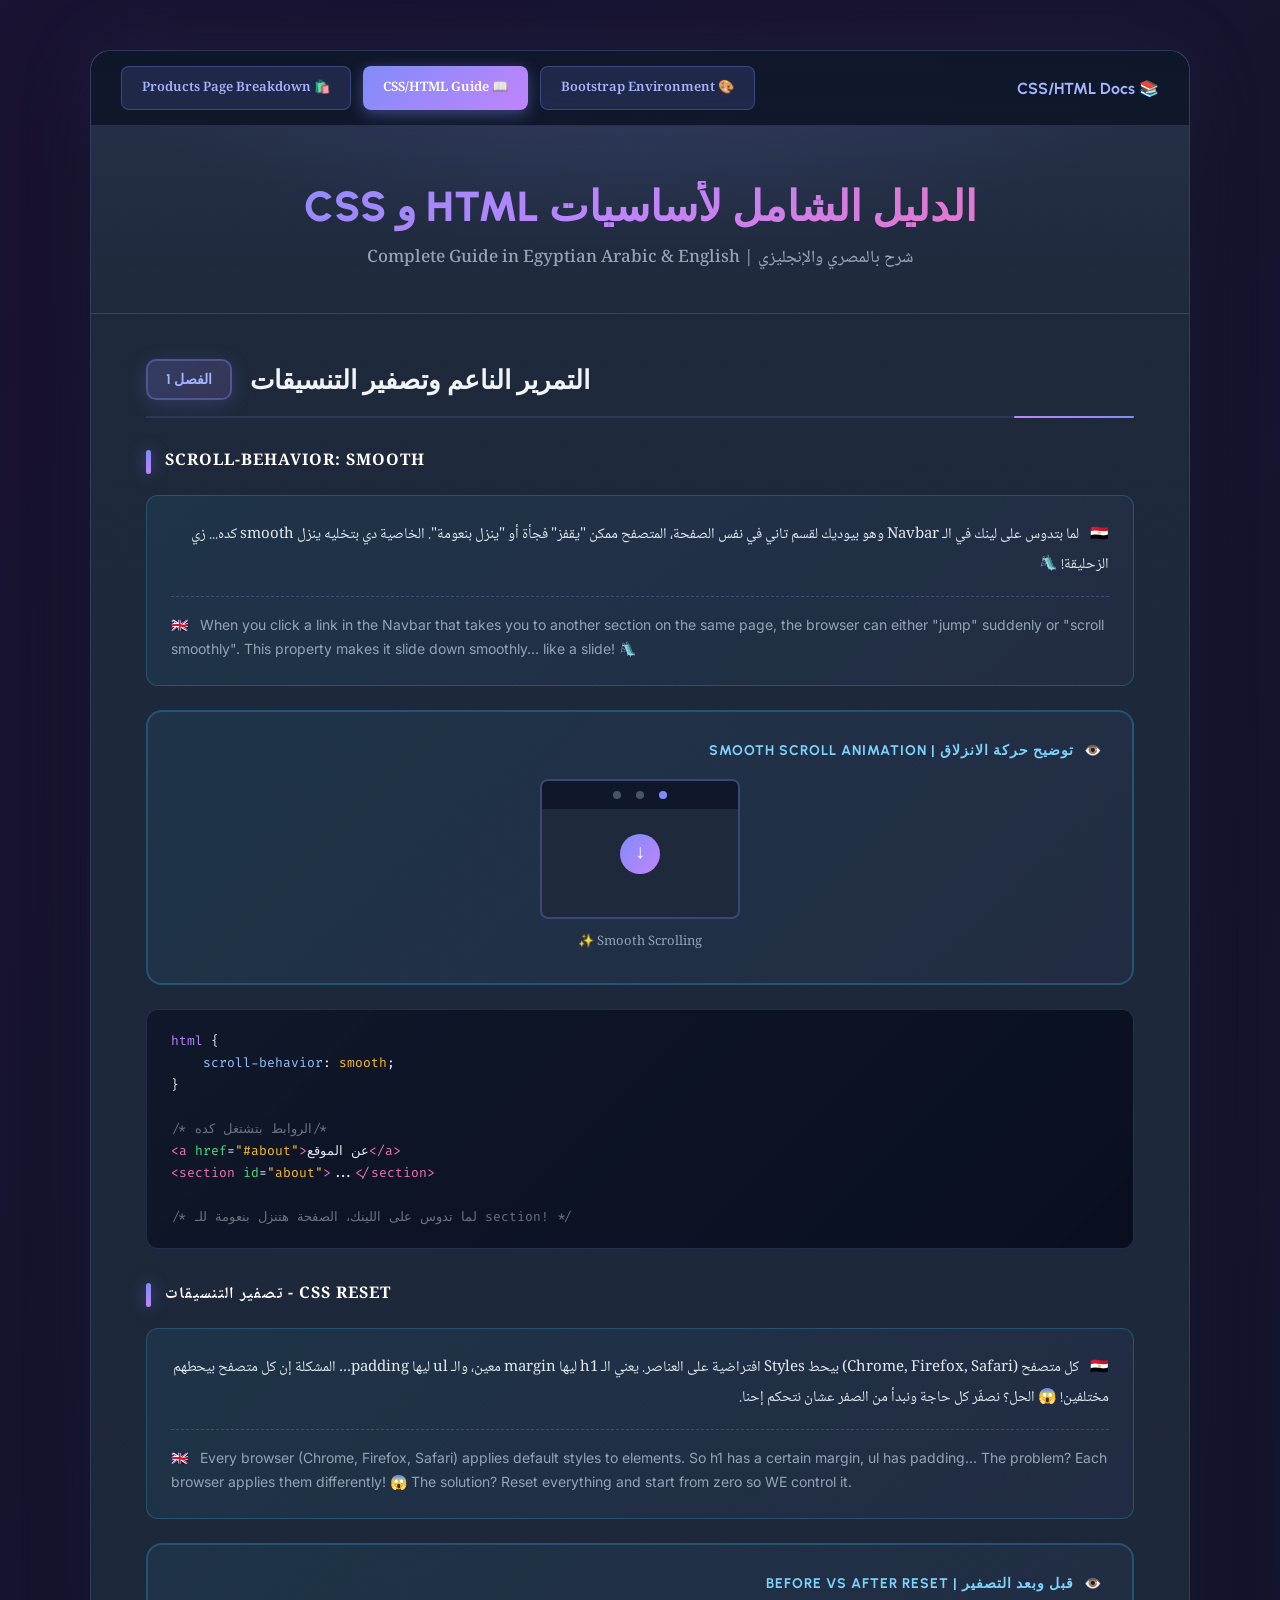
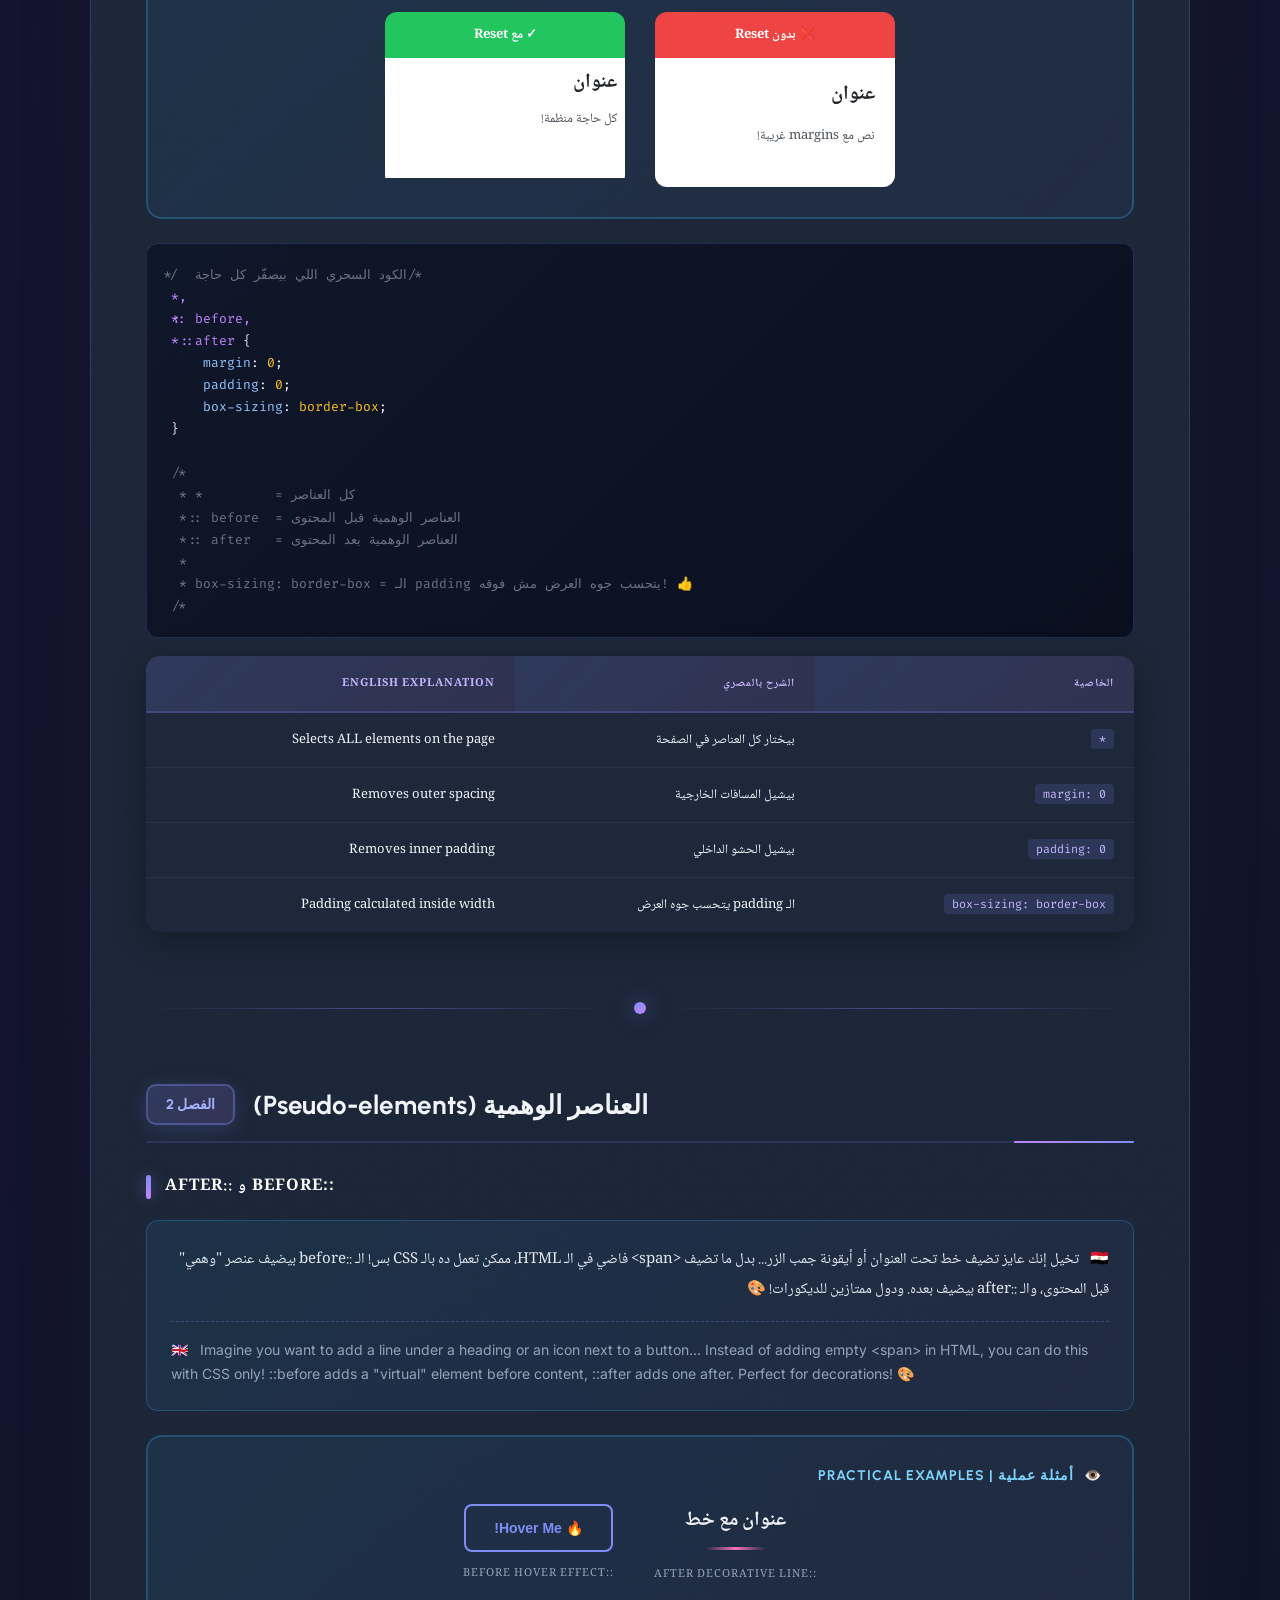
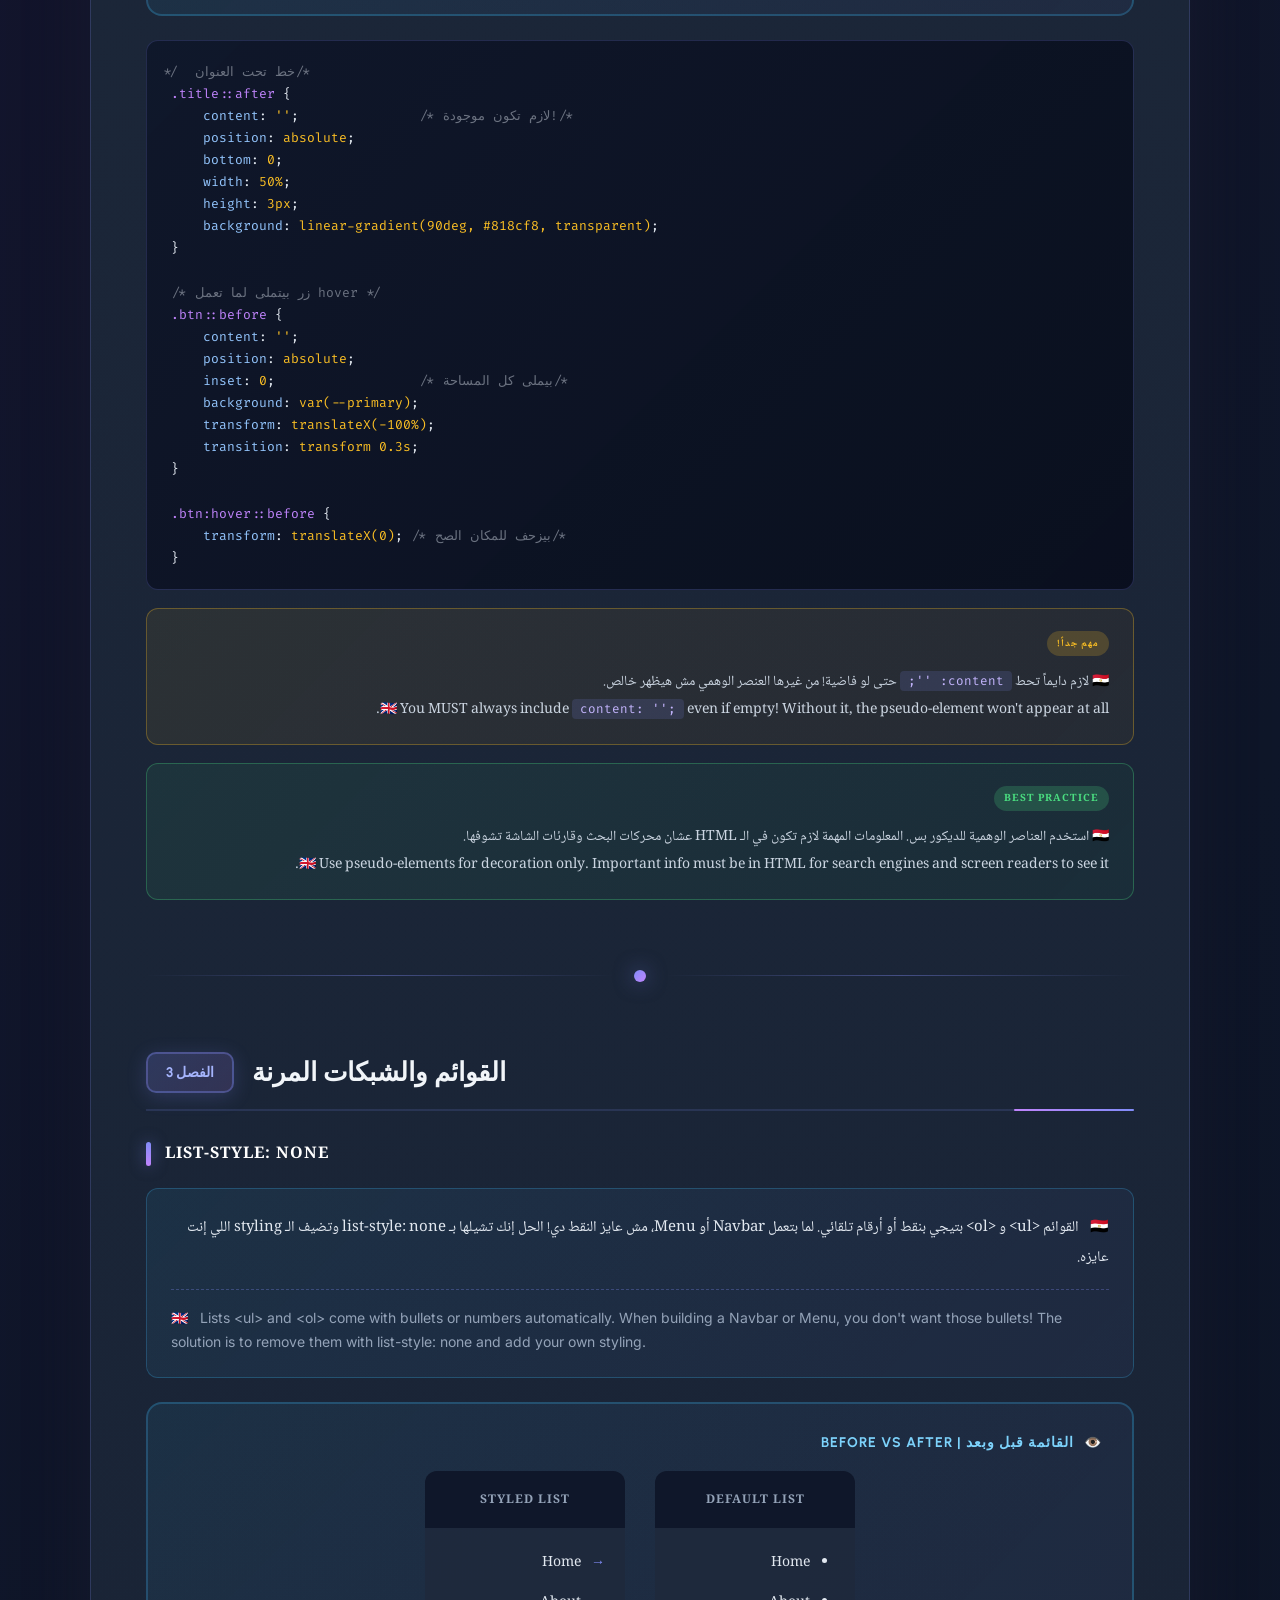
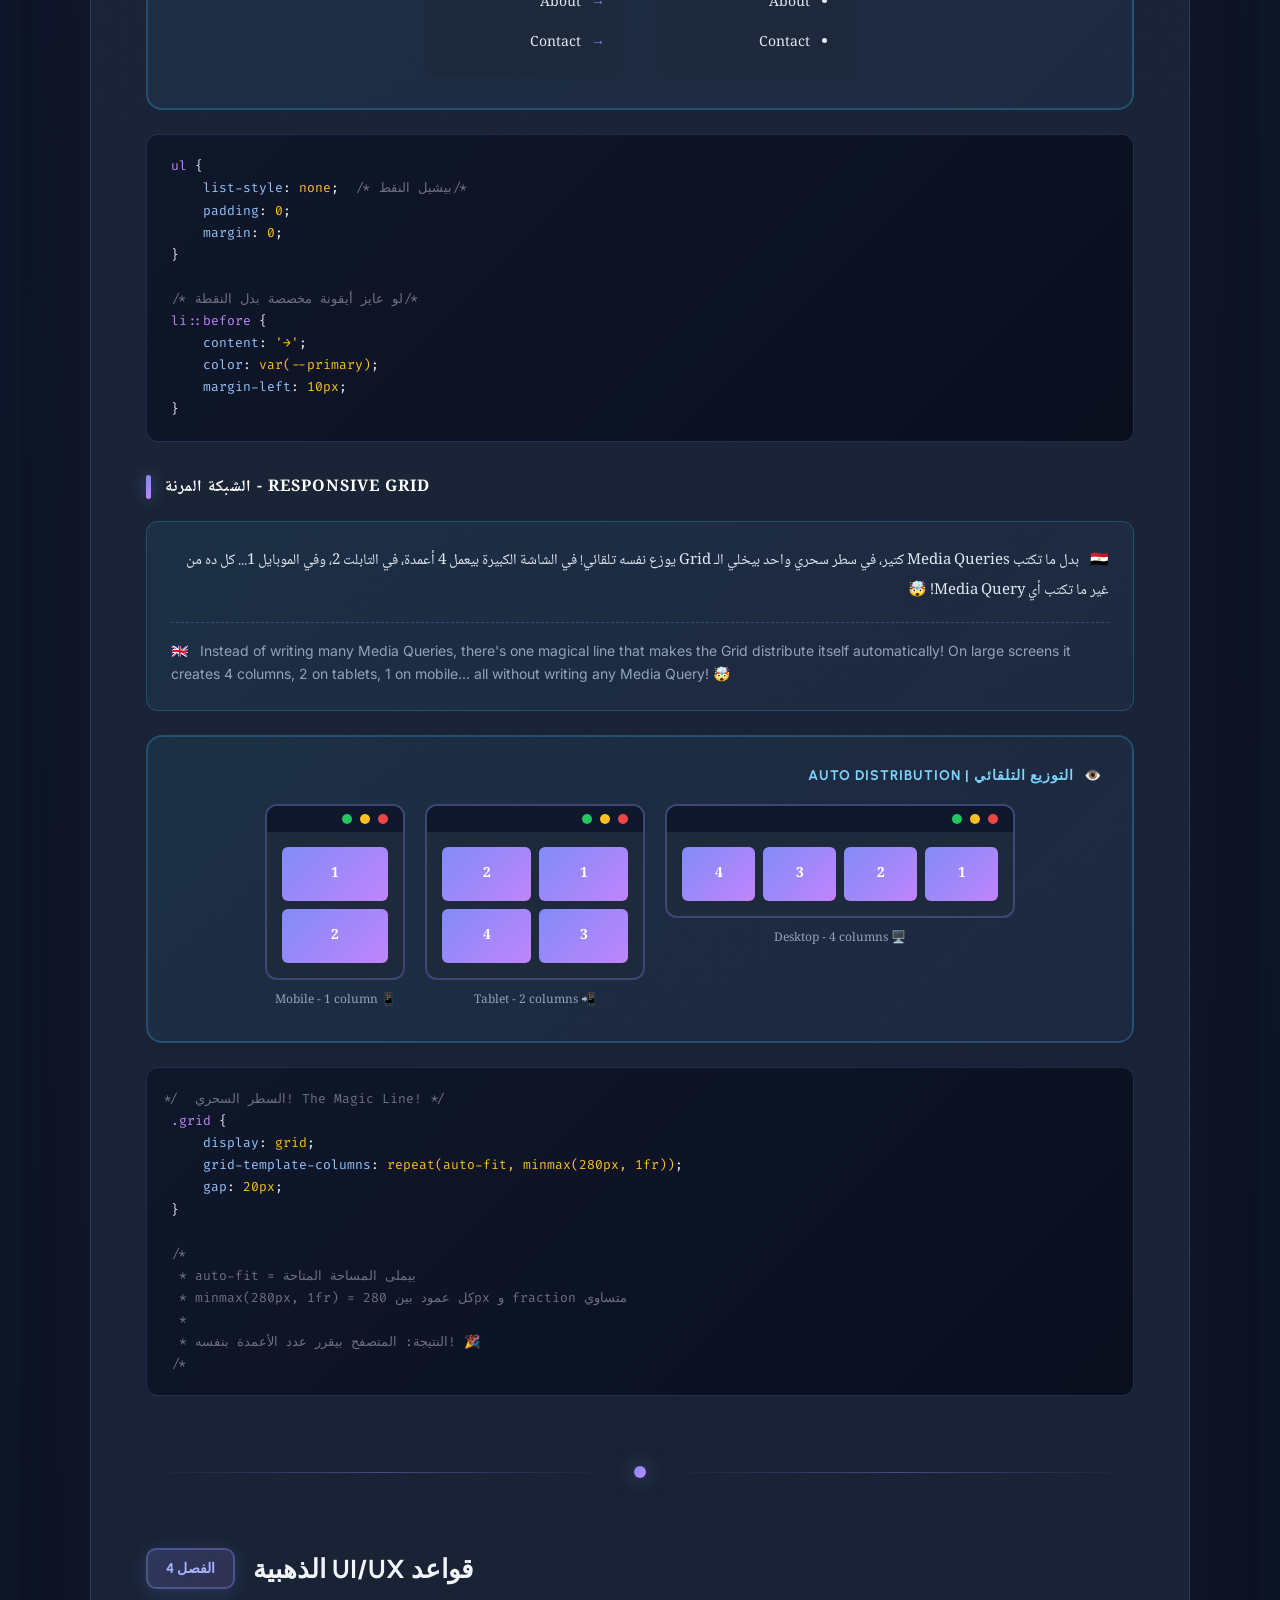
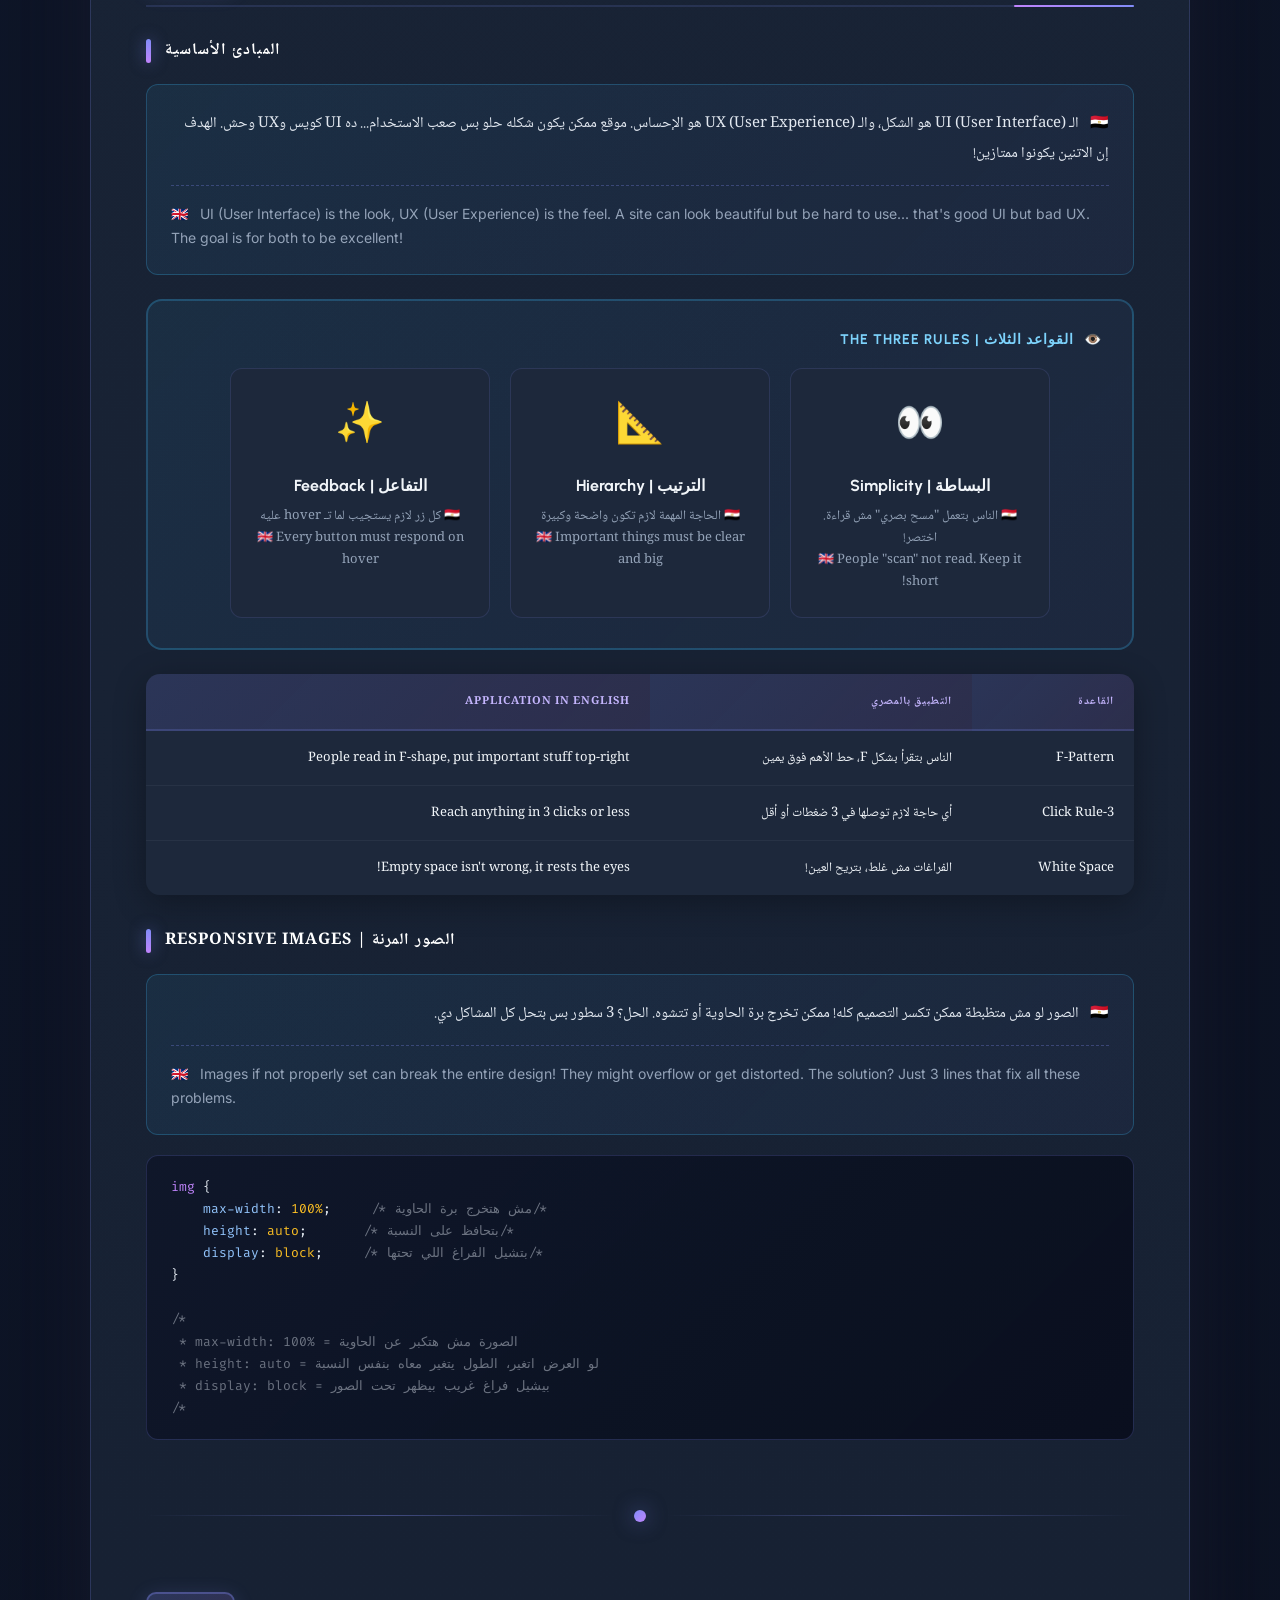
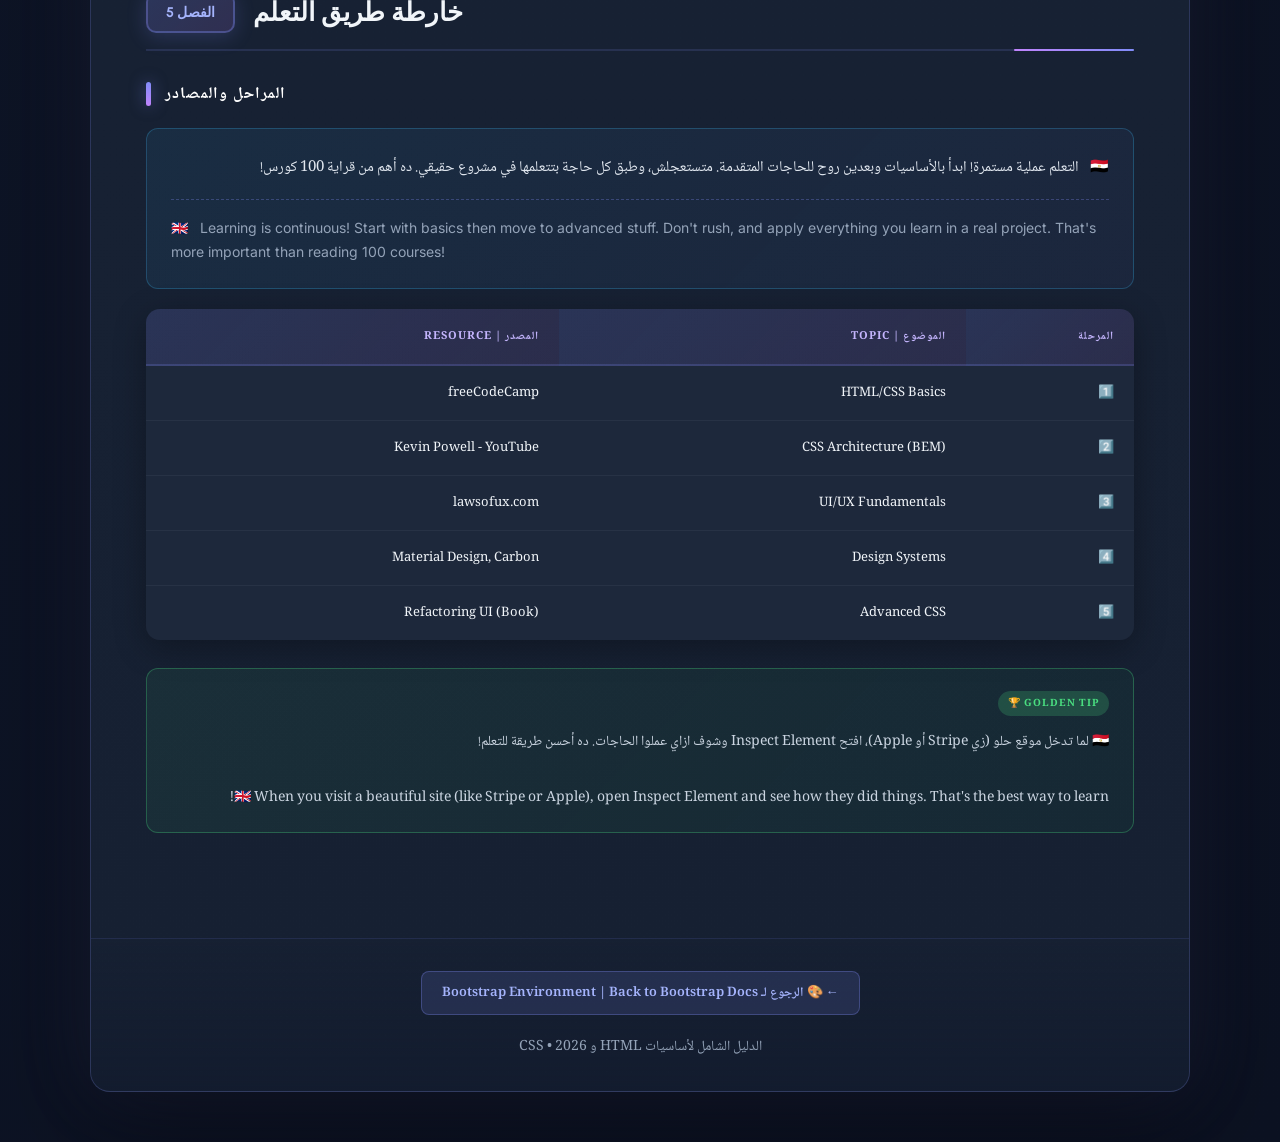
<file: docs-html/css-html-complete-guide.html>
<!DOCTYPE html>
<html lang="ar" dir="rtl">
<head>
    <meta charset="UTF-8">
    <meta name="viewport" content="width=device-width, initial-scale=1.0">
    <title>الدليل الشامل لأساسيات HTML و CSS</title>
    <link rel="preconnect" href="https://fonts.googleapis.com">
    <link rel="preconnect" href="https://fonts.gstatic.com" crossorigin>
    <link href="https://fonts.googleapis.com/css2?family=Urbanist:wght@400;600;700;800&family=Inter:wght@400;500;600&family=Noto+Naskh+Arabic:wght@400;500;600;700&family=Fira+Code:wght@400;500&display=swap" rel="stylesheet">
    <style>
        * { box-sizing: border-box; margin: 0; padding: 0; }
        
        body {
            background: linear-gradient(135deg, #1a1333 0%, #0f172a 50%, #0c1222 100%);
            display: flex;
            justify-content: center;
            padding: 50px 20px;
            min-height: 100vh;
            font-family: 'Noto Naskh Arabic', serif;
            -webkit-print-color-adjust: exact !important;
            print-color-adjust: exact !important;
        }

        .page {
            width: 100%;
            max-width: 1100px;
            background: linear-gradient(180deg, #1e293b 0%, #162032 100%);
            position: relative;
            overflow: hidden;
            box-shadow: 
                0 0 80px rgba(129, 140, 248, 0.12),
                0 30px 100px rgba(0,0,0,0.6),
                inset 0 1px 0 rgba(255,255,255,0.05);
            color: #f1f5f9;
            border-radius: 20px;
            border: 1px solid rgba(129, 140, 248, 0.2);
        }

        .page::before {
            content: '';
            position: absolute;
            top: 0;
            left: 0;
            right: 0;
            height: 200px;
            background: radial-gradient(ellipse at center top, rgba(129, 140, 248, 0.15), transparent 70%);
            pointer-events: none;
        }

        /* Navigation Bar */
        .nav-bar {
            position: sticky;
            top: 0;
            z-index: 100;
            background: linear-gradient(180deg, rgba(15, 23, 42, 0.98), rgba(15, 23, 42, 0.95));
            backdrop-filter: blur(10px);
            padding: 15px 30px;
            display: flex;
            justify-content: space-between;
            align-items: center;
            border-bottom: 1px solid rgba(129, 140, 248, 0.2);
        }

        .nav-logo {
            font-family: 'Urbanist', sans-serif;
            font-size: 16px;
            font-weight: 700;
            color: #a5b4fc;
        }

        .nav-buttons {
            display: flex;
            gap: 12px;
        }

        .nav-btn {
            padding: 10px 20px;
            border-radius: 8px;
            font-weight: 600;
            font-size: 13px;
            cursor: pointer;
            border: none;
            transition: all 0.3s ease;
            text-decoration: none;
            display: inline-flex;
            align-items: center;
            gap: 8px;
        }

        .nav-btn-active {
            background: linear-gradient(135deg, #818cf8, #c084fc);
            color: white;
            box-shadow: 0 4px 15px rgba(129, 140, 248, 0.4);
        }

        .nav-btn-secondary {
            background: rgba(129, 140, 248, 0.15);
            color: #a5b4fc;
            border: 1px solid rgba(129, 140, 248, 0.3);
        }

        .nav-btn-secondary:hover {
            background: rgba(129, 140, 248, 0.25);
            transform: translateY(-2px);
        }

        .header-section {
            padding: 55px 50px 40px;
            text-align: center;
            border-bottom: 1px solid rgba(129, 140, 248, 0.2);
            position: relative;
            background: linear-gradient(180deg, rgba(129, 140, 248, 0.06) 0%, transparent 100%);
        }

        .header-section h1 {
            font-family: 'Urbanist', sans-serif;
            font-size: 42px;
            margin: 0 0 12px 0;
            background: linear-gradient(135deg, #818cf8, #c084fc, #f472b6);
            -webkit-background-clip: text;
            background-clip: text;
            -webkit-text-fill-color: transparent;
            font-weight: 800;
        }

        .header-section p {
            margin: 0;
            color: #94a3b8;
            font-size: 17px;
            font-weight: 500;
        }

        .content-body {
            padding: 45px 55px 55px;
            position: relative;
        }

        .chapter {
            margin-bottom: 50px;
        }

        .chapter-header {
            display: flex;
            align-items: center;
            gap: 18px;
            margin-bottom: 30px;
            padding-bottom: 16px;
            border-bottom: 2px solid rgba(129, 140, 248, 0.15);
            position: relative;
            flex-direction: row-reverse;
        }

        .chapter-header::after {
            content: '';
            position: absolute;
            bottom: -2px;
            right: 0;
            width: 120px;
            height: 2px;
            background: linear-gradient(90deg, #c084fc, #818cf8);
            border-radius: 2px;
        }

        .chapter-number {
            background: linear-gradient(135deg, rgba(129, 140, 248, 0.2), rgba(192, 132, 252, 0.15));
            border: 2px solid rgba(129, 140, 248, 0.35);
            border-radius: 10px;
            padding: 10px 18px;
            font-family: 'Urbanist', sans-serif;
            font-size: 14px;
            font-weight: 700;
            color: #a5b4fc;
            flex-shrink: 0;
            box-shadow: 0 4px 20px rgba(129, 140, 248, 0.2);
        }

        .chapter-title {
            font-family: 'Urbanist', sans-serif;
            font-size: 26px;
            font-weight: 700;
            color: #f1f5f9;
            margin: 0;
        }

        .section {
            margin-bottom: 32px;
        }

        .section-title {
            font-size: 16px;
            color: #ffffff;
            font-weight: 700;
            text-transform: uppercase;
            letter-spacing: 1px;
            margin: 0 0 20px 0;
            display: flex;
            align-items: center;
            gap: 14px;
            flex-direction: row-reverse;
        }

        .section-title::before {
            content: '';
            display: block;
            width: 5px;
            height: 24px;
            background: linear-gradient(180deg, #818cf8, #c084fc);
            border-radius: 3px;
            box-shadow: 0 0 15px rgba(129, 140, 248, 0.5);
        }

        table {
            width: 100%;
            border-collapse: separate;
            border-spacing: 0;
            margin: 18px 0 28px 0;
            font-size: 13px;
            border-radius: 14px;
            overflow: hidden;
            box-shadow: 0 8px 32px rgba(0,0,0,0.3);
        }

        th {
            background: linear-gradient(135deg, rgba(129, 140, 248, 0.18), rgba(192, 132, 252, 0.12));
            font-weight: 700;
            color: #c4b5fd;
            font-size: 11px;
            text-transform: uppercase;
            letter-spacing: 1px;
            padding: 18px 20px;
            text-align: right;
            border-bottom: 2px solid rgba(129, 140, 248, 0.2);
        }

        td {
            background: rgba(30, 41, 59, 0.95);
            padding: 16px 20px;
            border-bottom: 1px solid rgba(148, 163, 184, 0.08);
            vertical-align: top;
            text-align: right;
        }

        tr:last-child td { border-bottom: none; }
        tr:hover td { background: rgba(129, 140, 248, 0.08); }

        .code-block {
            background: linear-gradient(135deg, rgba(15, 23, 42, 0.95), rgba(10, 15, 30, 0.98));
            border: 1px solid rgba(129, 140, 248, 0.2);
            border-radius: 12px;
            padding: 20px 24px;
            margin: 16px 0;
            overflow-x: auto;
            direction: ltr;
            text-align: left;
        }

        .code-block pre {
            margin: 0;
            font-family: 'Fira Code', 'Consolas', monospace;
            font-size: 13px;
            line-height: 1.7;
            color: #e2e8f0;
        }

        .code-block .comment { color: #6b7280; }
        .code-block .property { color: #93c5fd; }
        .code-block .value { color: #fbbf24; }
        .code-block .selector { color: #c084fc; }
        .code-block .tag { color: #f472b6; }
        .code-block .attr { color: #4ade80; }

        .content-block {
            background: linear-gradient(135deg, rgba(30, 41, 59, 0.95), rgba(15, 23, 42, 0.9));
            border: 1px solid rgba(148, 163, 184, 0.15);
            padding: 26px 30px;
            border-radius: 14px;
            margin-bottom: 20px;
            box-shadow: 0 8px 32px rgba(0,0,0,0.25);
        }

        .content-block h4 {
            color: #a5b4fc;
            font-size: 16px;
            margin-bottom: 18px;
            font-weight: 700;
        }

        .content-block p {
            font-size: 15px;
            color: #e2e8f0;
            line-height: 2;
            margin-bottom: 12px;
        }

        .content-block ul {
            margin: 14px 0;
            padding-right: 0;
            list-style: none;
        }

        .content-block li {
            font-size: 15px;
            color: #e2e8f0;
            line-height: 2;
            margin-bottom: 12px;
            padding-right: 22px;
            position: relative;
        }

        .content-block li::before {
            content: '';
            position: absolute;
            right: 0;
            top: 12px;
            width: 8px;
            height: 8px;
            background: linear-gradient(135deg, #818cf8, #c084fc);
            border-radius: 50%;
            box-shadow: 0 0 10px rgba(129, 140, 248, 0.4);
        }

        /* Bilingual Explanation Block */
        .explain-block {
            background: linear-gradient(135deg, rgba(56, 189, 248, 0.08), rgba(129, 140, 248, 0.05));
            border: 1px solid rgba(56, 189, 248, 0.25);
            border-radius: 12px;
            padding: 24px;
            margin: 20px 0;
        }

        .explain-ar {
            font-family: 'Noto Naskh Arabic', serif;
            font-size: 15px;
            color: #e2e8f0;
            line-height: 2;
            margin-bottom: 16px;
            padding-bottom: 16px;
            border-bottom: 1px dashed rgba(129, 140, 248, 0.3);
        }

        .explain-ar::before {
            content: '🇪🇬';
            margin-left: 8px;
        }

        .explain-en {
            font-family: 'Inter', sans-serif;
            font-size: 14px;
            color: #94a3b8;
            line-height: 1.7;
            direction: ltr;
            text-align: left;
        }

        .explain-en::before {
            content: '🇬🇧';
            margin-right: 8px;
        }

        .chapter-separator {
            display: flex;
            align-items: center;
            justify-content: center;
            gap: 20px;
            margin: 50px 0;
            padding: 20px 0;
        }

        .chapter-separator::before,
        .chapter-separator::after {
            content: '';
            flex: 1;
            height: 1px;
            background: linear-gradient(90deg, transparent, rgba(129, 140, 248, 0.4), transparent);
        }

        .chapter-separator-icon {
            width: 12px;
            height: 12px;
            background: linear-gradient(135deg, #818cf8, #c084fc);
            border-radius: 50%;
            box-shadow: 0 0 20px rgba(129, 140, 248, 0.5);
        }

        .tip-block {
            background: linear-gradient(135deg, rgba(74, 222, 128, 0.08), rgba(34, 197, 94, 0.05));
            border: 1px solid rgba(74, 222, 128, 0.3);
            border-radius: 12px;
            padding: 20px 24px;
            margin: 18px 0;
        }

        .tip-badge {
            background: rgba(74, 222, 128, 0.2);
            color: #4ade80;
            font-size: 10px;
            font-weight: 700;
            text-transform: uppercase;
            letter-spacing: 1px;
            padding: 4px 10px;
            border-radius: 20px;
            display: inline-block;
            margin-bottom: 12px;
        }

        .tip-block p {
            font-size: 14px;
            color: #cbd5e1;
            line-height: 2;
            margin: 0;
        }

        .warning-block {
            background: linear-gradient(135deg, rgba(251, 191, 36, 0.08), rgba(245, 158, 11, 0.05));
            border: 1px solid rgba(251, 191, 36, 0.3);
            border-radius: 12px;
            padding: 20px 24px;
            margin: 18px 0;
        }

        .warning-badge {
            background: rgba(251, 191, 36, 0.2);
            color: #fbbf24;
            font-size: 10px;
            font-weight: 700;
            text-transform: uppercase;
            letter-spacing: 1px;
            padding: 4px 10px;
            border-radius: 20px;
            display: inline-block;
            margin-bottom: 12px;
        }

        .warning-block p {
            font-size: 14px;
            color: #cbd5e1;
            line-height: 2;
            margin: 0;
        }

        code {
            background: rgba(129, 140, 248, 0.15);
            color: #c4b5fd;
            padding: 2px 8px;
            border-radius: 4px;
            font-family: 'Fira Code', monospace;
            font-size: 0.9em;
            direction: ltr;
        }

        /* Visual Demo Styles */
        .visual-demo {
            background: linear-gradient(135deg, rgba(56, 189, 248, 0.08), rgba(129, 140, 248, 0.05));
            border: 2px solid rgba(56, 189, 248, 0.25);
            border-radius: 16px;
            padding: 30px;
            margin: 24px 0;
        }

        .visual-demo-title {
            font-family: 'Urbanist', sans-serif;
            font-size: 14px;
            font-weight: 700;
            color: #7dd3fc;
            margin-bottom: 20px;
            text-transform: uppercase;
            letter-spacing: 1px;
            display: flex;
            align-items: center;
            gap: 10px;
        }

        .visual-demo-title::before {
            content: '👁️';
        }

        /* Scroll Demo */
        .scroll-demo {
            display: flex;
            align-items: center;
            justify-content: center;
            gap: 40px;
            flex-wrap: wrap;
        }

        .scroll-preview {
            width: 200px;
            height: 140px;
            background: #1e293b;
            border-radius: 8px;
            overflow: hidden;
            border: 2px solid rgba(129, 140, 248, 0.3);
            position: relative;
        }

        .scroll-nav {
            background: #0f172a;
            padding: 10px;
            display: flex;
            gap: 15px;
            justify-content: center;
        }

        .scroll-nav span {
            width: 8px;
            height: 8px;
            background: #475569;
            border-radius: 50%;
        }

        .scroll-content {
            height: 90px;
            display: flex;
            align-items: center;
            justify-content: center;
        }

        .scroll-arrow {
            width: 40px;
            height: 40px;
            background: linear-gradient(135deg, #818cf8, #c084fc);
            border-radius: 50%;
            display: flex;
            align-items: center;
            justify-content: center;
            color: white;
            font-size: 20px;
            animation: bounce 1s infinite;
        }

        @keyframes bounce {
            0%, 100% { transform: translateY(0); }
            50% { transform: translateY(8px); }
        }

        .scroll-label {
            font-size: 13px;
            color: #94a3b8;
            text-align: center;
            margin-top: 12px;
        }

        /* Reset Demo */
        .reset-demo {
            display: flex;
            gap: 30px;
            justify-content: center;
            flex-wrap: wrap;
        }

        .reset-before, .reset-after {
            width: 240px;
            border-radius: 12px;
            overflow: hidden;
        }

        .reset-label-top {
            color: white;
            padding: 12px;
            text-align: center;
            font-weight: 700;
            font-size: 13px;
        }

        .reset-before-content, .reset-after-content {
            background: white;
            padding: 15px;
            min-height: 120px;
        }

        .reset-before-content h3, .reset-after-content h3 {
            color: #212529;
            font-size: 20px;
            margin-bottom: 10px;
        }

        .reset-before-content p, .reset-after-content p {
            color: #495057;
            font-size: 13px;
            line-height: 1.5;
        }

        /* Pseudo Element Demo */
        .pseudo-demo {
            display: flex;
            justify-content: center;
            gap: 40px;
            flex-wrap: wrap;
        }

        .pseudo-example {
            text-align: center;
        }

        .pseudo-title {
            font-size: 20px;
            font-weight: 700;
            color: #f1f5f9;
            padding-bottom: 12px;
            position: relative;
            display: inline-block;
            margin-bottom: 15px;
        }

        .pseudo-title::after {
            content: '';
            position: absolute;
            bottom: 0;
            left: 50%;
            transform: translateX(-50%);
            width: 60%;
            height: 3px;
            background: linear-gradient(90deg, transparent, #f472b6, transparent);
            border-radius: 2px;
        }

        .pseudo-label {
            font-size: 11px;
            color: #94a3b8;
            text-transform: uppercase;
            letter-spacing: 1px;
        }

        .pseudo-button {
            position: relative;
            padding: 14px 28px;
            background: transparent;
            border: 2px solid #818cf8;
            border-radius: 8px;
            color: #818cf8;
            font-weight: 700;
            font-size: 14px;
            overflow: hidden;
            cursor: pointer;
            transition: color 0.3s;
        }

        .pseudo-button::before {
            content: '';
            position: absolute;
            top: 0;
            left: -100%;
            width: 100%;
            height: 100%;
            background: linear-gradient(135deg, #818cf8, #c084fc);
            transition: left 0.3s;
            z-index: -1;
        }

        .pseudo-button:hover {
            color: white;
        }

        .pseudo-button:hover::before {
            left: 0;
        }

        /* List Demo */
        .list-demo {
            display: flex;
            gap: 30px;
            justify-content: center;
            flex-wrap: wrap;
        }

        .list-example {
            width: 200px;
            background: rgba(30, 41, 59, 0.8);
            border-radius: 12px;
            overflow: hidden;
        }

        .list-header {
            background: #0f172a;
            padding: 15px;
            text-align: center;
        }

        .list-header span {
            font-size: 12px;
            font-weight: 700;
            color: #94a3b8;
            text-transform: uppercase;
            letter-spacing: 1px;
        }

        .list-nav-default, .list-nav-none {
            padding: 15px 20px;
        }

        .list-nav-default ul {
            list-style-type: disc;
            padding-right: 25px;
        }

        .list-nav-default li, .list-nav-none li {
            color: #e2e8f0;
            padding: 8px 0;
            font-size: 14px;
        }

        .list-nav-none ul {
            list-style: none;
            padding: 0;
        }

        .list-nav-none li {
            display: flex;
            align-items: center;
            gap: 10px;
        }

        .list-nav-none li::before {
            content: '→';
            color: #818cf8;
        }

        /* Grid Responsive Demo */
        .grid-responsive-demo {
            display: flex;
            flex-wrap: wrap;
            gap: 20px;
            justify-content: center;
            align-items: flex-start;
        }

        .device-preview {
            background: #1e293b;
            border-radius: 12px;
            overflow: hidden;
            border: 2px solid rgba(129, 140, 248, 0.3);
        }

        .device-top-bar {
            background: #0f172a;
            padding: 8px 15px;
            display: flex;
            align-items: center;
            gap: 8px;
        }

        .device-dot {
            width: 10px;
            height: 10px;
            border-radius: 50%;
        }

        .device-dot.red { background: #ef4444; }
        .device-dot.yellow { background: #fbbf24; }
        .device-dot.green { background: #22c55e; }

        .device-content {
            padding: 15px;
        }

        .device-grid {
            display: grid;
            gap: 8px;
        }

        .device-card {
            background: linear-gradient(135deg, #818cf8, #c084fc);
            border-radius: 6px;
            padding: 15px;
            text-align: center;
            color: white;
            font-weight: 700;
            font-size: 14px;
        }

        .device-label {
            font-size: 12px;
            color: #94a3b8;
            text-align: center;
            margin-top: 10px;
        }

        /* UI/UX Demo */
        .uiux-demo {
            display: flex;
            gap: 20px;
            justify-content: center;
            flex-wrap: wrap;
        }

        .uiux-card {
            width: 260px;
            background: rgba(30, 41, 59, 0.9);
            border-radius: 12px;
            padding: 24px;
            text-align: center;
            border: 1px solid rgba(129, 140, 248, 0.15);
        }

        .uiux-icon {
            font-size: 40px;
            margin-bottom: 15px;
        }

        .uiux-card h5 {
            color: #f1f5f9;
            font-size: 16px;
            margin-bottom: 10px;
            font-family: 'Urbanist', sans-serif;
        }

        .uiux-card p {
            color: #94a3b8;
            font-size: 13px;
            line-height: 1.7;
        }

        /* Footer */
        .footer {
            text-align: center;
            padding: 32px;
            font-size: 14px;
            color: #94a3b8;
            border-top: 1px solid rgba(129, 140, 248, 0.15);
            background: linear-gradient(180deg, transparent, rgba(15, 23, 42, 0.5));
        }

        .footer-nav {
            display: flex;
            justify-content: center;
            gap: 20px;
            margin-bottom: 20px;
        }

        @media print {
            @page { margin: 0; size: 237mm auto; }
            body { background: #0f172a !important; padding: 0; }
            .page { box-shadow: none !important; border-radius: 0; width: 100%; border: none; }
            .nav-bar { display: none; }
        }
    </style>
</head>
<body>
<div class="page">
    <!-- Navigation Bar -->
    <div class="nav-bar">
        <div class="nav-logo">📚 CSS/HTML Docs</div>
        <div class="nav-buttons">
            <a href="bootstrap-ready-docs.html" class="nav-btn nav-btn-secondary">
                🎨 Bootstrap Environment
            </a>
            <a href="css-html-complete-guide.html" class="nav-btn nav-btn-active">
                📖 CSS/HTML Guide
            </a>
            <a href="products-code-breakdown.html" class="nav-btn nav-btn-secondary">
                🛍️ Products Page Breakdown
            </a>
        </div>
    </div>

    <div class="header-section">
        <h1>الدليل الشامل لأساسيات HTML و CSS</h1>
        <p>شرح بالمصري والإنجليزي | Complete Guide in Egyptian Arabic & English</p>
    </div>

    <div class="content-body">

        <!-- Chapter 1: Scroll & Reset -->
        <div class="chapter">
            <div class="chapter-header">
                <div class="chapter-number">الفصل 1</div>
                <h2 class="chapter-title">التمرير الناعم وتصفير التنسيقات</h2>
            </div>

            <div class="section">
                <h3 class="section-title">scroll-behavior: smooth</h3>
                
                <div class="explain-block">
                    <div class="explain-ar">
                        لما بتدوس على لينك في الـ Navbar وهو بيوديك لقسم تاني في نفس الصفحة، المتصفح ممكن "يقفز" فجأة أو "ينزل بنعومة". الخاصية دي بتخليه ينزل smooth كده... زي الزحليقة! 🛝
                    </div>
                    <div class="explain-en">
                        When you click a link in the Navbar that takes you to another section on the same page, the browser can either "jump" suddenly or "scroll smoothly". This property makes it slide down smoothly... like a slide! 🛝
                    </div>
                </div>

                <div class="visual-demo">
                    <div class="visual-demo-title">توضيح حركة الانزلاق | Smooth Scroll Animation</div>
                    <div class="scroll-demo">
                        <div>
                            <div class="scroll-preview">
                                <div class="scroll-nav">
                                    <span style="background: #818cf8;"></span>
                                    <span></span>
                                    <span></span>
                                </div>
                                <div class="scroll-content">
                                    <div class="scroll-arrow">↓</div>
                                </div>
                            </div>
                            <div class="scroll-label">Smooth Scrolling ✨</div>
                        </div>
                    </div>
                </div>

                <div class="code-block">
<pre><span class="selector">html</span> {
    <span class="property">scroll-behavior</span>: <span class="value">smooth</span>;
}

<span class="comment">/* الروابط بتشتغل كده */</span>
<span class="tag">&lt;a</span> <span class="attr">href</span>=<span class="value">"#about"</span><span class="tag">&gt;</span>عن الموقع<span class="tag">&lt;/a&gt;</span>
<span class="tag">&lt;section</span> <span class="attr">id</span>=<span class="value">"about"</span><span class="tag">&gt;</span>...<span class="tag">&lt;/section&gt;</span>

<span class="comment">/* لما تدوس على اللينك، الصفحة هتنزل بنعومة للـ section! */</span></pre>
                </div>
            </div>

            <div class="section">
                <h3 class="section-title">CSS Reset - تصفير التنسيقات</h3>
                
                <div class="explain-block">
                    <div class="explain-ar">
                        كل متصفح (Chrome, Firefox, Safari) بيحط Styles افتراضية على العناصر. يعني الـ h1 ليها margin معين، والـ ul ليها padding... المشكلة إن كل متصفح بيحطهم مختلفين! 😱 الحل؟ نصفّر كل حاجة ونبدأ من الصفر عشان نتحكم إحنا.
                    </div>
                    <div class="explain-en">
                        Every browser (Chrome, Firefox, Safari) applies default styles to elements. So h1 has a certain margin, ul has padding... The problem? Each browser applies them differently! 😱 The solution? Reset everything and start from zero so WE control it.
                    </div>
                </div>

                <div class="visual-demo">
                    <div class="visual-demo-title">قبل وبعد التصفير | Before vs After Reset</div>
                    <div class="reset-demo">
                        <div class="reset-before">
                            <div class="reset-label-top" style="background: #ef4444;">❌ بدون Reset</div>
                            <div class="reset-before-content" style="padding: 20px;">
                                <h3 style="margin-bottom: 15px;">عنوان</h3>
                                <p style="margin-bottom: 20px;">نص مع margins غريبة!</p>
                            </div>
                        </div>
                        <div class="reset-after">
                            <div class="reset-label-top" style="background: #22c55e;">✓ مع Reset</div>
                            <div class="reset-after-content" style="padding: 8px;">
                                <h3>عنوان</h3>
                                <p>كل حاجة منظمة!</p>
                            </div>
                        </div>
                    </div>
                </div>

                <div class="code-block">
<pre><span class="comment">/* الكود السحري اللي بيصفّر كل حاجة */</span>
<span class="selector">*,
*::before,
*::after</span> {
    <span class="property">margin</span>: <span class="value">0</span>;
    <span class="property">padding</span>: <span class="value">0</span>;
    <span class="property">box-sizing</span>: <span class="value">border-box</span>;
}

<span class="comment">/*
 * *         = كل العناصر
 * ::before  = العناصر الوهمية قبل المحتوى
 * ::after   = العناصر الوهمية بعد المحتوى
 * 
 * box-sizing: border-box = الـ padding يتحسب جوه العرض مش فوقه! 👍
 */</span></pre>
                </div>

                <table>
                    <tr>
                        <th>الخاصية</th>
                        <th>الشرح بالمصري</th>
                        <th>English Explanation</th>
                    </tr>
                    <tr>
                        <td><code>*</code></td>
                        <td>بيختار كل العناصر في الصفحة</td>
                        <td>Selects ALL elements on the page</td>
                    </tr>
                    <tr>
                        <td><code>margin: 0</code></td>
                        <td>بيشيل المسافات الخارجية</td>
                        <td>Removes outer spacing</td>
                    </tr>
                    <tr>
                        <td><code>padding: 0</code></td>
                        <td>بيشيل الحشو الداخلي</td>
                        <td>Removes inner padding</td>
                    </tr>
                    <tr>
                        <td><code>box-sizing: border-box</code></td>
                        <td>الـ padding يتحسب جوه العرض</td>
                        <td>Padding calculated inside width</td>
                    </tr>
                </table>
            </div>
        </div>

        <div class="chapter-separator"><div class="chapter-separator-icon"></div></div>

        <!-- Chapter 2: Pseudo Elements -->
        <div class="chapter">
            <div class="chapter-header">
                <div class="chapter-number">الفصل 2</div>
                <h2 class="chapter-title">العناصر الوهمية (Pseudo-elements)</h2>
            </div>

            <div class="section">
                <h3 class="section-title">::before و ::after</h3>
                
                <div class="explain-block">
                    <div class="explain-ar">
                        تخيل إنك عايز تضيف خط تحت العنوان أو أيقونة جمب الزر... بدل ما تضيف &lt;span&gt; فاضي في الـ HTML، ممكن تعمل ده بالـ CSS بس! الـ ::before بيضيف عنصر "وهمي" قبل المحتوى، والـ ::after بيضيف بعده. ودول ممتازين للديكورات! 🎨
                    </div>
                    <div class="explain-en">
                        Imagine you want to add a line under a heading or an icon next to a button... Instead of adding empty &lt;span&gt; in HTML, you can do this with CSS only! ::before adds a "virtual" element before content, ::after adds one after. Perfect for decorations! 🎨
                    </div>
                </div>

                <div class="visual-demo">
                    <div class="visual-demo-title">أمثلة عملية | Practical Examples</div>
                    <div class="pseudo-demo">
                        <div class="pseudo-example">
                            <div class="pseudo-title">عنوان مع خط</div>
                            <div class="pseudo-label">::after decorative line</div>
                        </div>
                        <div class="pseudo-example">
                            <button class="pseudo-button">🔥 Hover Me!</button>
                            <div class="pseudo-label" style="margin-top: 12px;">::before hover effect</div>
                        </div>
                    </div>
                </div>

                <div class="code-block">
<pre><span class="comment">/* خط تحت العنوان */</span>
<span class="selector">.title::after</span> {
    <span class="property">content</span>: <span class="value">''</span>;               <span class="comment">/* لازم تكون موجودة! */</span>
    <span class="property">position</span>: <span class="value">absolute</span>;
    <span class="property">bottom</span>: <span class="value">0</span>;
    <span class="property">width</span>: <span class="value">50%</span>;
    <span class="property">height</span>: <span class="value">3px</span>;
    <span class="property">background</span>: <span class="value">linear-gradient(90deg, #818cf8, transparent)</span>;
}

<span class="comment">/* زر بيتملى لما تعمل hover */</span>
<span class="selector">.btn::before</span> {
    <span class="property">content</span>: <span class="value">''</span>;
    <span class="property">position</span>: <span class="value">absolute</span>;
    <span class="property">inset</span>: <span class="value">0</span>;                  <span class="comment">/* بيملى كل المساحة */</span>
    <span class="property">background</span>: <span class="value">var(--primary)</span>;
    <span class="property">transform</span>: <span class="value">translateX(-100%)</span>;
    <span class="property">transition</span>: <span class="value">transform 0.3s</span>;
}

<span class="selector">.btn:hover::before</span> {
    <span class="property">transform</span>: <span class="value">translateX(0)</span>; <span class="comment">/* بيزحف للمكان الصح */</span>
}</pre>
                </div>

                <div class="warning-block">
                    <span class="warning-badge">مهم جداً!</span>
                    <p>🇪🇬 لازم دايماً تحط <code>content: '';</code> حتى لو فاضية! من غيرها العنصر الوهمي مش هيظهر خالص.<br>
                    🇬🇧 You MUST always include <code>content: '';</code> even if empty! Without it, the pseudo-element won't appear at all.</p>
                </div>

                <div class="tip-block">
                    <span class="tip-badge">Best Practice</span>
                    <p>🇪🇬 استخدم العناصر الوهمية للديكور بس. المعلومات المهمة لازم تكون في الـ HTML عشان محركات البحث وقارئات الشاشة تشوفها.<br>
                    🇬🇧 Use pseudo-elements for decoration only. Important info must be in HTML for search engines and screen readers to see it.</p>
                </div>
            </div>
        </div>

        <div class="chapter-separator"><div class="chapter-separator-icon"></div></div>

        <!-- Chapter 3: Lists & Grid -->
        <div class="chapter">
            <div class="chapter-header">
                <div class="chapter-number">الفصل 3</div>
                <h2 class="chapter-title">القوائم والشبكات المرنة</h2>
            </div>

            <div class="section">
                <h3 class="section-title">list-style: none</h3>
                
                <div class="explain-block">
                    <div class="explain-ar">
                        القوائم &lt;ul&gt; و &lt;ol&gt; بتيجي بنقط أو أرقام تلقائي. لما بتعمل Navbar أو Menu، مش عايز النقط دي! الحل إنك تشيلها بـ list-style: none وتضيف الـ styling اللي إنت عايزه.
                    </div>
                    <div class="explain-en">
                        Lists &lt;ul&gt; and &lt;ol&gt; come with bullets or numbers automatically. When building a Navbar or Menu, you don't want those bullets! The solution is to remove them with list-style: none and add your own styling.
                    </div>
                </div>

                <div class="visual-demo">
                    <div class="visual-demo-title">القائمة قبل وبعد | Before vs After</div>
                    <div class="list-demo">
                        <div class="list-example">
                            <div class="list-header"><span>Default List</span></div>
                            <div class="list-nav-default">
                                <ul>
                                    <li>Home</li>
                                    <li>About</li>
                                    <li>Contact</li>
                                </ul>
                            </div>
                        </div>
                        <div class="list-example">
                            <div class="list-header"><span>Styled List</span></div>
                            <div class="list-nav-none">
                                <ul>
                                    <li>Home</li>
                                    <li>About</li>
                                    <li>Contact</li>
                                </ul>
                            </div>
                        </div>
                    </div>
                </div>

                <div class="code-block">
<pre><span class="selector">ul</span> {
    <span class="property">list-style</span>: <span class="value">none</span>;  <span class="comment">/* بيشيل النقط */</span>
    <span class="property">padding</span>: <span class="value">0</span>;
    <span class="property">margin</span>: <span class="value">0</span>;
}

<span class="comment">/* لو عايز أيقونة مخصصة بدل النقطة */</span>
<span class="selector">li::before</span> {
    <span class="property">content</span>: <span class="value">'→'</span>;
    <span class="property">color</span>: <span class="value">var(--primary)</span>;
    <span class="property">margin-left</span>: <span class="value">10px</span>;
}</pre>
                </div>
            </div>

            <div class="section">
                <h3 class="section-title">Responsive Grid - الشبكة المرنة</h3>
                
                <div class="explain-block">
                    <div class="explain-ar">
                        بدل ما تكتب Media Queries كتير، في سطر سحري واحد بيخلي الـ Grid يوزع نفسه تلقائي! في الشاشة الكبيرة بيعمل 4 أعمدة، في التابلت 2، وفي الموبايل 1... كل ده من غير ما تكتب أي Media Query! 🤯
                    </div>
                    <div class="explain-en">
                        Instead of writing many Media Queries, there's one magical line that makes the Grid distribute itself automatically! On large screens it creates 4 columns, 2 on tablets, 1 on mobile... all without writing any Media Query! 🤯
                    </div>
                </div>

                <div class="visual-demo">
                    <div class="visual-demo-title">التوزيع التلقائي | Auto Distribution</div>
                    <div class="grid-responsive-demo">
                        <div>
                            <div class="device-preview" style="width: 350px;">
                                <div class="device-top-bar">
                                    <span class="device-dot red"></span>
                                    <span class="device-dot yellow"></span>
                                    <span class="device-dot green"></span>
                                </div>
                                <div class="device-content">
                                    <div class="device-grid" style="grid-template-columns: repeat(4, 1fr);">
                                        <div class="device-card">1</div>
                                        <div class="device-card">2</div>
                                        <div class="device-card">3</div>
                                        <div class="device-card">4</div>
                                    </div>
                                </div>
                            </div>
                            <div class="device-label">🖥️ Desktop - 4 columns</div>
                        </div>
                        <div>
                            <div class="device-preview" style="width: 220px;">
                                <div class="device-top-bar">
                                    <span class="device-dot red"></span>
                                    <span class="device-dot yellow"></span>
                                    <span class="device-dot green"></span>
                                </div>
                                <div class="device-content">
                                    <div class="device-grid" style="grid-template-columns: repeat(2, 1fr);">
                                        <div class="device-card">1</div>
                                        <div class="device-card">2</div>
                                        <div class="device-card">3</div>
                                        <div class="device-card">4</div>
                                    </div>
                                </div>
                            </div>
                            <div class="device-label">📲 Tablet - 2 columns</div>
                        </div>
                        <div>
                            <div class="device-preview" style="width: 140px;">
                                <div class="device-top-bar">
                                    <span class="device-dot red"></span>
                                    <span class="device-dot yellow"></span>
                                    <span class="device-dot green"></span>
                                </div>
                                <div class="device-content">
                                    <div class="device-grid" style="grid-template-columns: 1fr;">
                                        <div class="device-card">1</div>
                                        <div class="device-card">2</div>
                                    </div>
                                </div>
                            </div>
                            <div class="device-label">📱 Mobile - 1 column</div>
                        </div>
                    </div>
                </div>

                <div class="code-block">
<pre><span class="comment">/* السطر السحري! The Magic Line! */</span>
<span class="selector">.grid</span> {
    <span class="property">display</span>: <span class="value">grid</span>;
    <span class="property">grid-template-columns</span>: <span class="value">repeat(auto-fit, minmax(280px, 1fr))</span>;
    <span class="property">gap</span>: <span class="value">20px</span>;
}

<span class="comment">/*
 * auto-fit = بيملى المساحة المتاحة
 * minmax(280px, 1fr) = كل عمود بين 280px و fraction متساوي
 * 
 * النتيجة: المتصفح بيقرر عدد الأعمدة بنفسه! 🎉
 */</span></pre>
                </div>
            </div>
        </div>

        <div class="chapter-separator"><div class="chapter-separator-icon"></div></div>

        <!-- Chapter 4: UI/UX -->
        <div class="chapter">
            <div class="chapter-header">
                <div class="chapter-number">الفصل 4</div>
                <h2 class="chapter-title">قواعد UI/UX الذهبية</h2>
            </div>

            <div class="section">
                <h3 class="section-title">المبادئ الأساسية</h3>
                
                <div class="explain-block">
                    <div class="explain-ar">
                        الـ UI (User Interface) هو الشكل، والـ UX (User Experience) هو الإحساس. موقع ممكن يكون شكله حلو بس صعب الاستخدام... ده UI كويس وUX وحش. الهدف إن الاتنين يكونوا ممتازين!
                    </div>
                    <div class="explain-en">
                        UI (User Interface) is the look, UX (User Experience) is the feel. A site can look beautiful but be hard to use... that's good UI but bad UX. The goal is for both to be excellent!
                    </div>
                </div>

                <div class="visual-demo">
                    <div class="visual-demo-title">القواعد الثلاث | The Three Rules</div>
                    <div class="uiux-demo">
                        <div class="uiux-card">
                            <div class="uiux-icon">👀</div>
                            <h5>البساطة | Simplicity</h5>
                            <p>🇪🇬 الناس بتعمل "مسح بصري" مش قراءة. اختصر!<br>🇬🇧 People "scan" not read. Keep it short!</p>
                        </div>
                        <div class="uiux-card">
                            <div class="uiux-icon">📐</div>
                            <h5>الترتيب | Hierarchy</h5>
                            <p>🇪🇬 الحاجة المهمة لازم تكون واضحة وكبيرة<br>🇬🇧 Important things must be clear and big</p>
                        </div>
                        <div class="uiux-card">
                            <div class="uiux-icon">✨</div>
                            <h5>التفاعل | Feedback</h5>
                            <p>🇪🇬 كل زر لازم يستجيب لما تـ hover عليه<br>🇬🇧 Every button must respond on hover</p>
                        </div>
                    </div>
                </div>

                <table>
                    <tr>
                        <th>القاعدة</th>
                        <th>التطبيق بالمصري</th>
                        <th>Application in English</th>
                    </tr>
                    <tr>
                        <td>F-Pattern</td>
                        <td>الناس بتقرأ بشكل F، حط الأهم فوق يمين</td>
                        <td>People read in F-shape, put important stuff top-right</td>
                    </tr>
                    <tr>
                        <td>3-Click Rule</td>
                        <td>أي حاجة لازم توصلها في 3 ضغطات أو أقل</td>
                        <td>Reach anything in 3 clicks or less</td>
                    </tr>
                    <tr>
                        <td>White Space</td>
                        <td>الفراغات مش غلط، بتريح العين!</td>
                        <td>Empty space isn't wrong, it rests the eyes!</td>
                    </tr>
                </table>
            </div>

            <div class="section">
                <h3 class="section-title">الصور المرنة | Responsive Images</h3>
                
                <div class="explain-block">
                    <div class="explain-ar">
                        الصور لو مش متظبطة ممكن تكسر التصميم كله! ممكن تخرج برة الحاوية أو تتشوه. الحل؟ 3 سطور بس بتحل كل المشاكل دي.
                    </div>
                    <div class="explain-en">
                        Images if not properly set can break the entire design! They might overflow or get distorted. The solution? Just 3 lines that fix all these problems.
                    </div>
                </div>

                <div class="code-block">
<pre><span class="selector">img</span> {
    <span class="property">max-width</span>: <span class="value">100%</span>;     <span class="comment">/* مش هتخرج برة الحاوية */</span>
    <span class="property">height</span>: <span class="value">auto</span>;       <span class="comment">/* بتحافظ على النسبة */</span>
    <span class="property">display</span>: <span class="value">block</span>;     <span class="comment">/* بتشيل الفراغ اللي تحتها */</span>
}

<span class="comment">/* 
 * max-width: 100% = الصورة مش هتكبر عن الحاوية
 * height: auto = لو العرض اتغير، الطول يتغير معاه بنفس النسبة
 * display: block = بيشيل فراغ غريب بيظهر تحت الصور
 */</span></pre>
                </div>
            </div>
        </div>

        <div class="chapter-separator"><div class="chapter-separator-icon"></div></div>

        <!-- Chapter 5: Learning Path -->
        <div class="chapter">
            <div class="chapter-header">
                <div class="chapter-number">الفصل 5</div>
                <h2 class="chapter-title">خارطة طريق التعلم</h2>
            </div>

            <div class="section">
                <h3 class="section-title">المراحل والمصادر</h3>
                
                <div class="explain-block">
                    <div class="explain-ar">
                        التعلم عملية مستمرة! ابدأ بالأساسيات وبعدين روح للحاجات المتقدمة. متستعجلش، وطبق كل حاجة بتتعلمها في مشروع حقيقي. ده أهم من قراية 100 كورس!
                    </div>
                    <div class="explain-en">
                        Learning is continuous! Start with basics then move to advanced stuff. Don't rush, and apply everything you learn in a real project. That's more important than reading 100 courses!
                    </div>
                </div>

                <table>
                    <tr>
                        <th>المرحلة</th>
                        <th>الموضوع | Topic</th>
                        <th>المصدر | Resource</th>
                    </tr>
                    <tr>
                        <td>1️⃣</td>
                        <td>HTML/CSS Basics</td>
                        <td>freeCodeCamp</td>
                    </tr>
                    <tr>
                        <td>2️⃣</td>
                        <td>CSS Architecture (BEM)</td>
                        <td>Kevin Powell - YouTube</td>
                    </tr>
                    <tr>
                        <td>3️⃣</td>
                        <td>UI/UX Fundamentals</td>
                        <td>lawsofux.com</td>
                    </tr>
                    <tr>
                        <td>4️⃣</td>
                        <td>Design Systems</td>
                        <td>Material Design, Carbon</td>
                    </tr>
                    <tr>
                        <td>5️⃣</td>
                        <td>Advanced CSS</td>
                        <td>Refactoring UI (Book)</td>
                    </tr>
                </table>

                <div class="tip-block">
                    <span class="tip-badge">Golden Tip 🏆</span>
                    <p>🇪🇬 لما تدخل موقع حلو (زي Stripe أو Apple)، افتح Inspect Element وشوف ازاي عملوا الحاجات. ده أحسن طريقة للتعلم!<br><br>
                    🇬🇧 When you visit a beautiful site (like Stripe or Apple), open Inspect Element and see how they did things. That's the best way to learn!</p>
                </div>
            </div>
        </div>

    </div>

    <div class="footer">
        <div class="footer-nav">
            <a href="bootstrap-ready-docs.html" class="nav-btn nav-btn-secondary">
                ← 🎨 الرجوع لـ Bootstrap Environment | Back to Bootstrap Docs
            </a>
        </div>
        الدليل الشامل لأساسيات HTML و CSS • 2026
    </div>
</div>
</body>
</html>
</file>
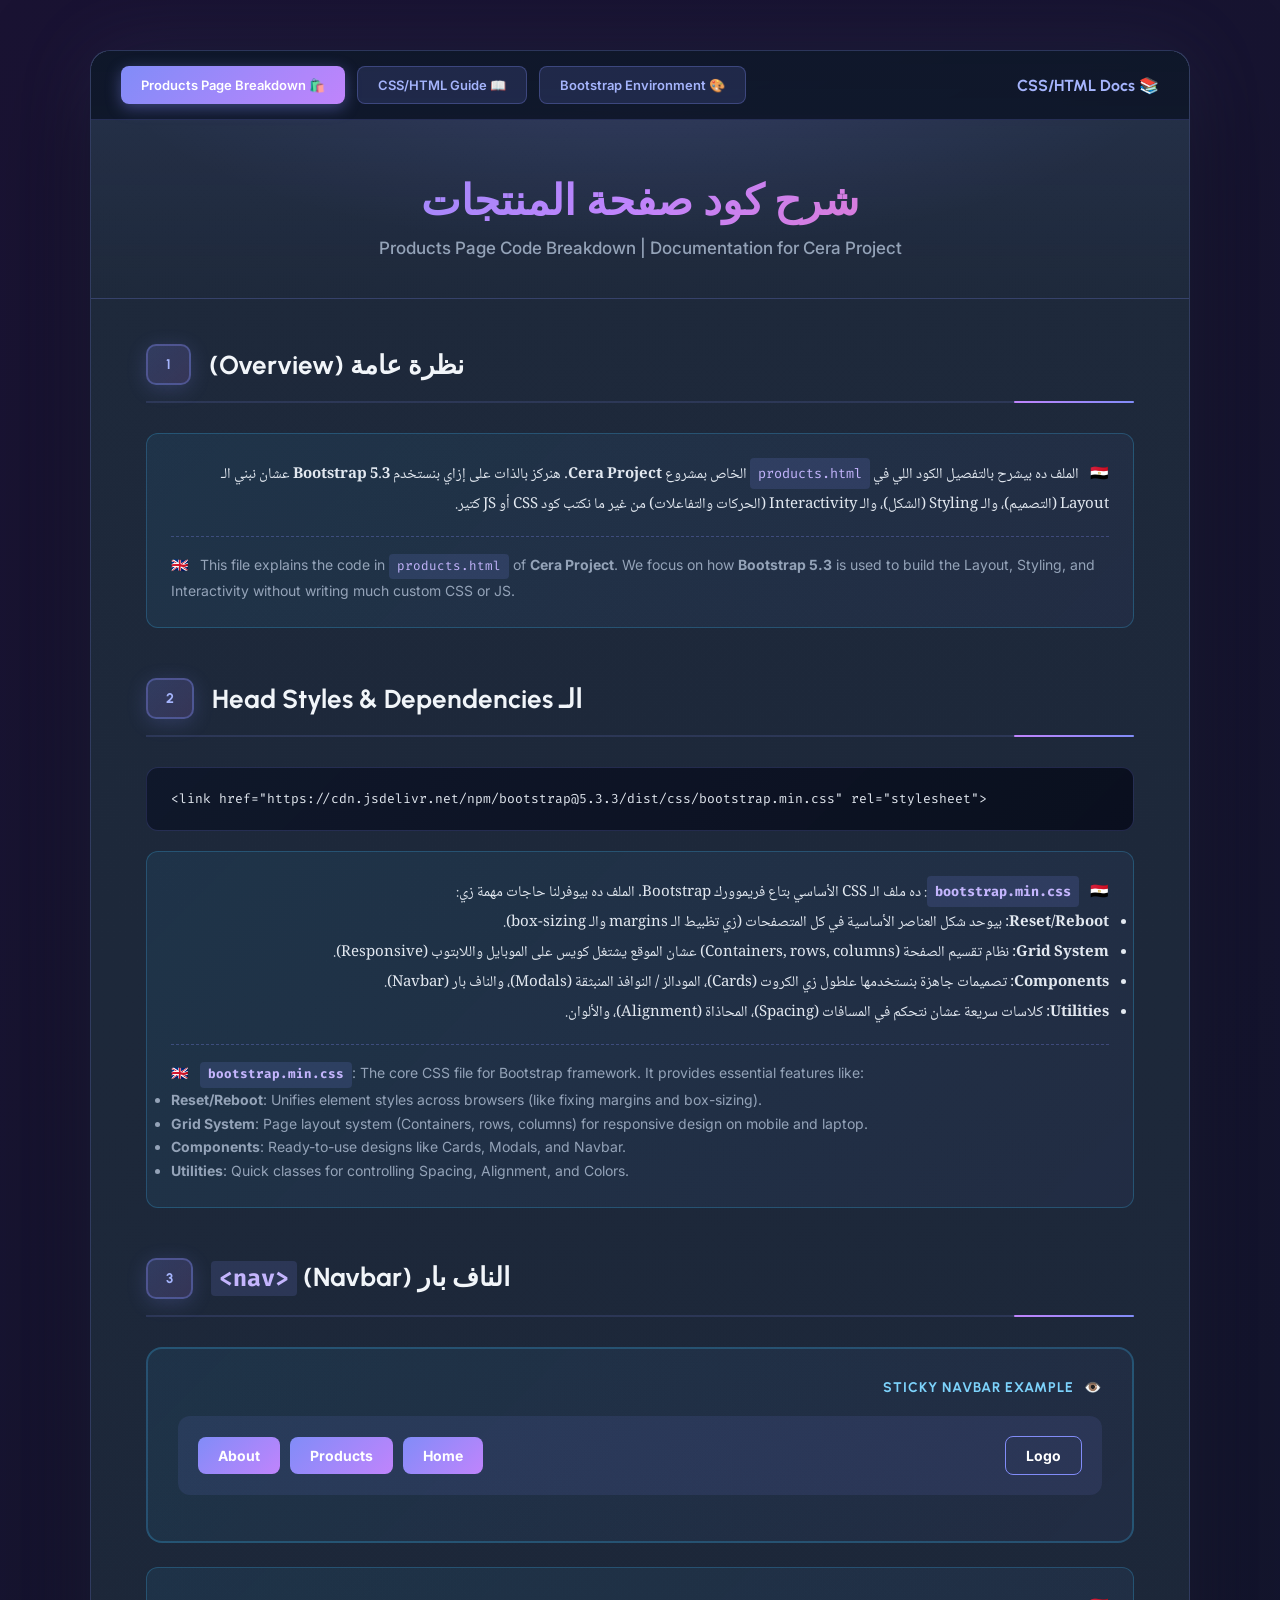
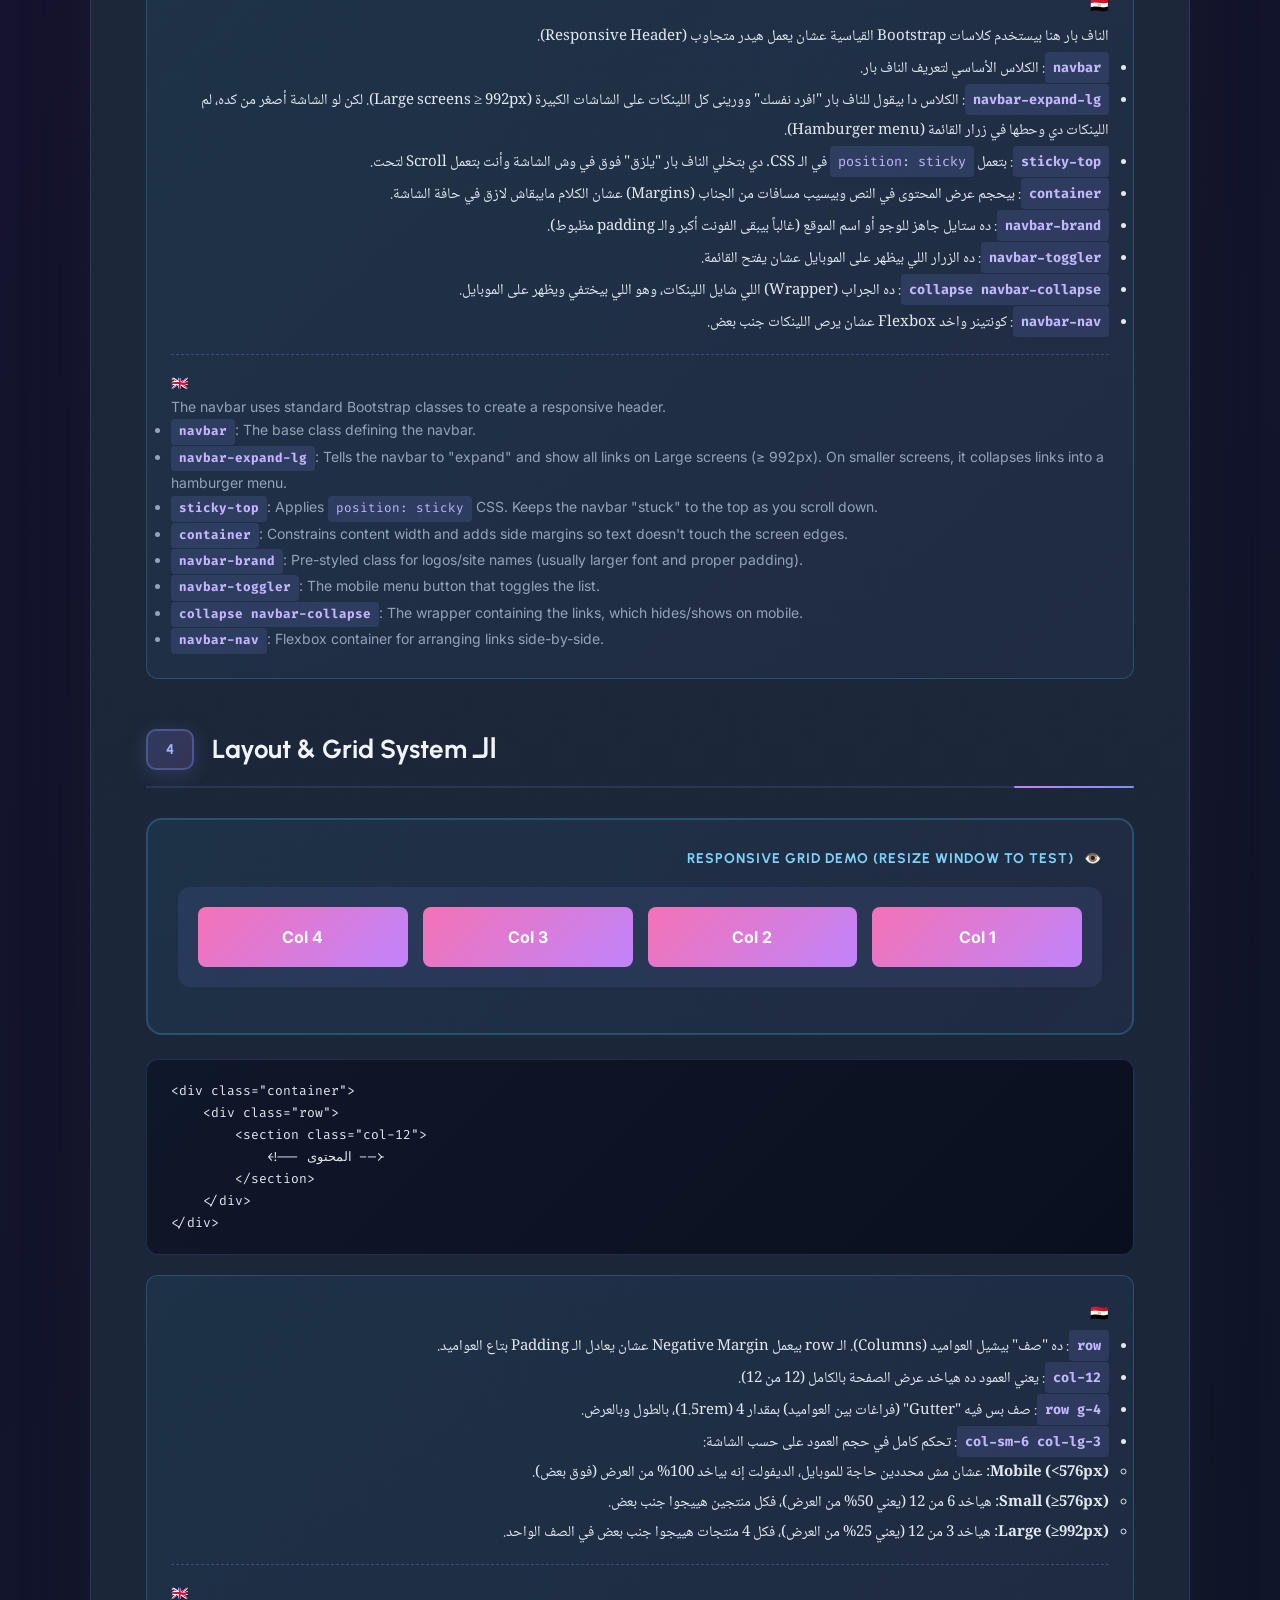
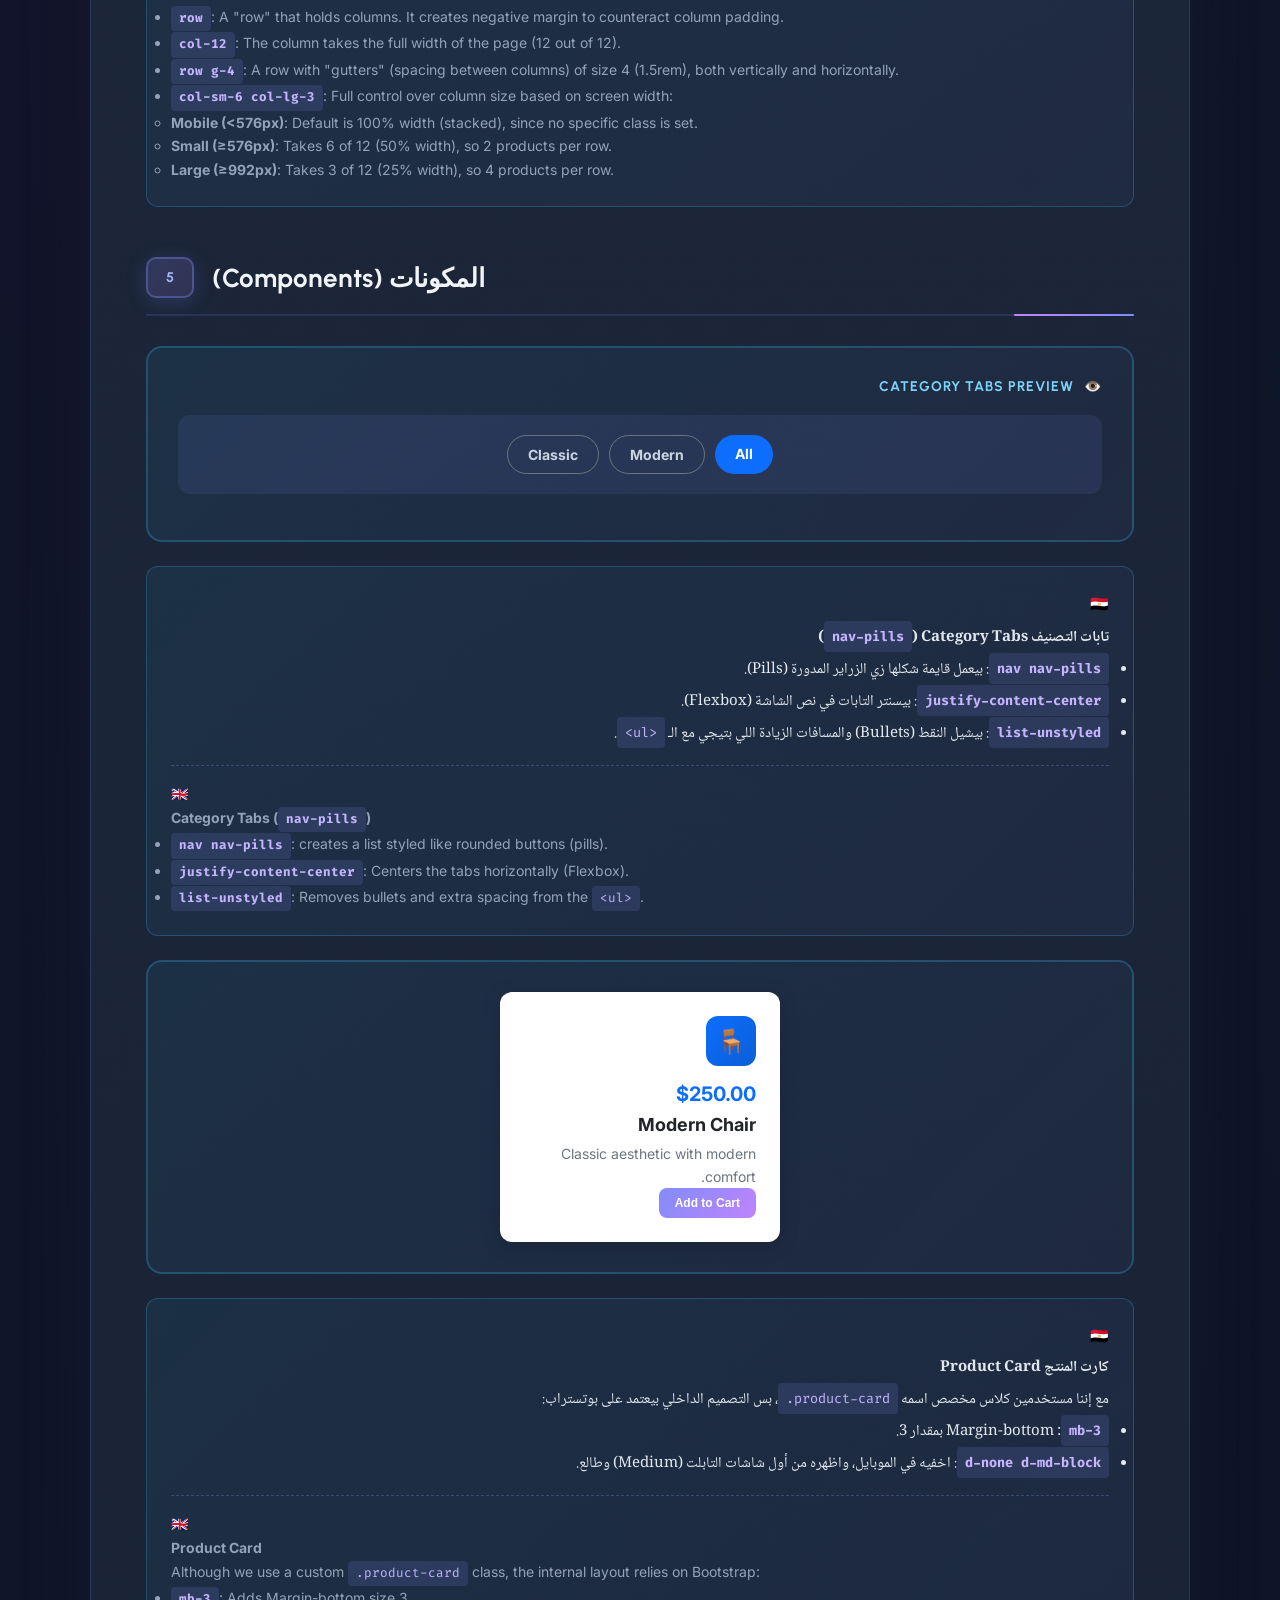
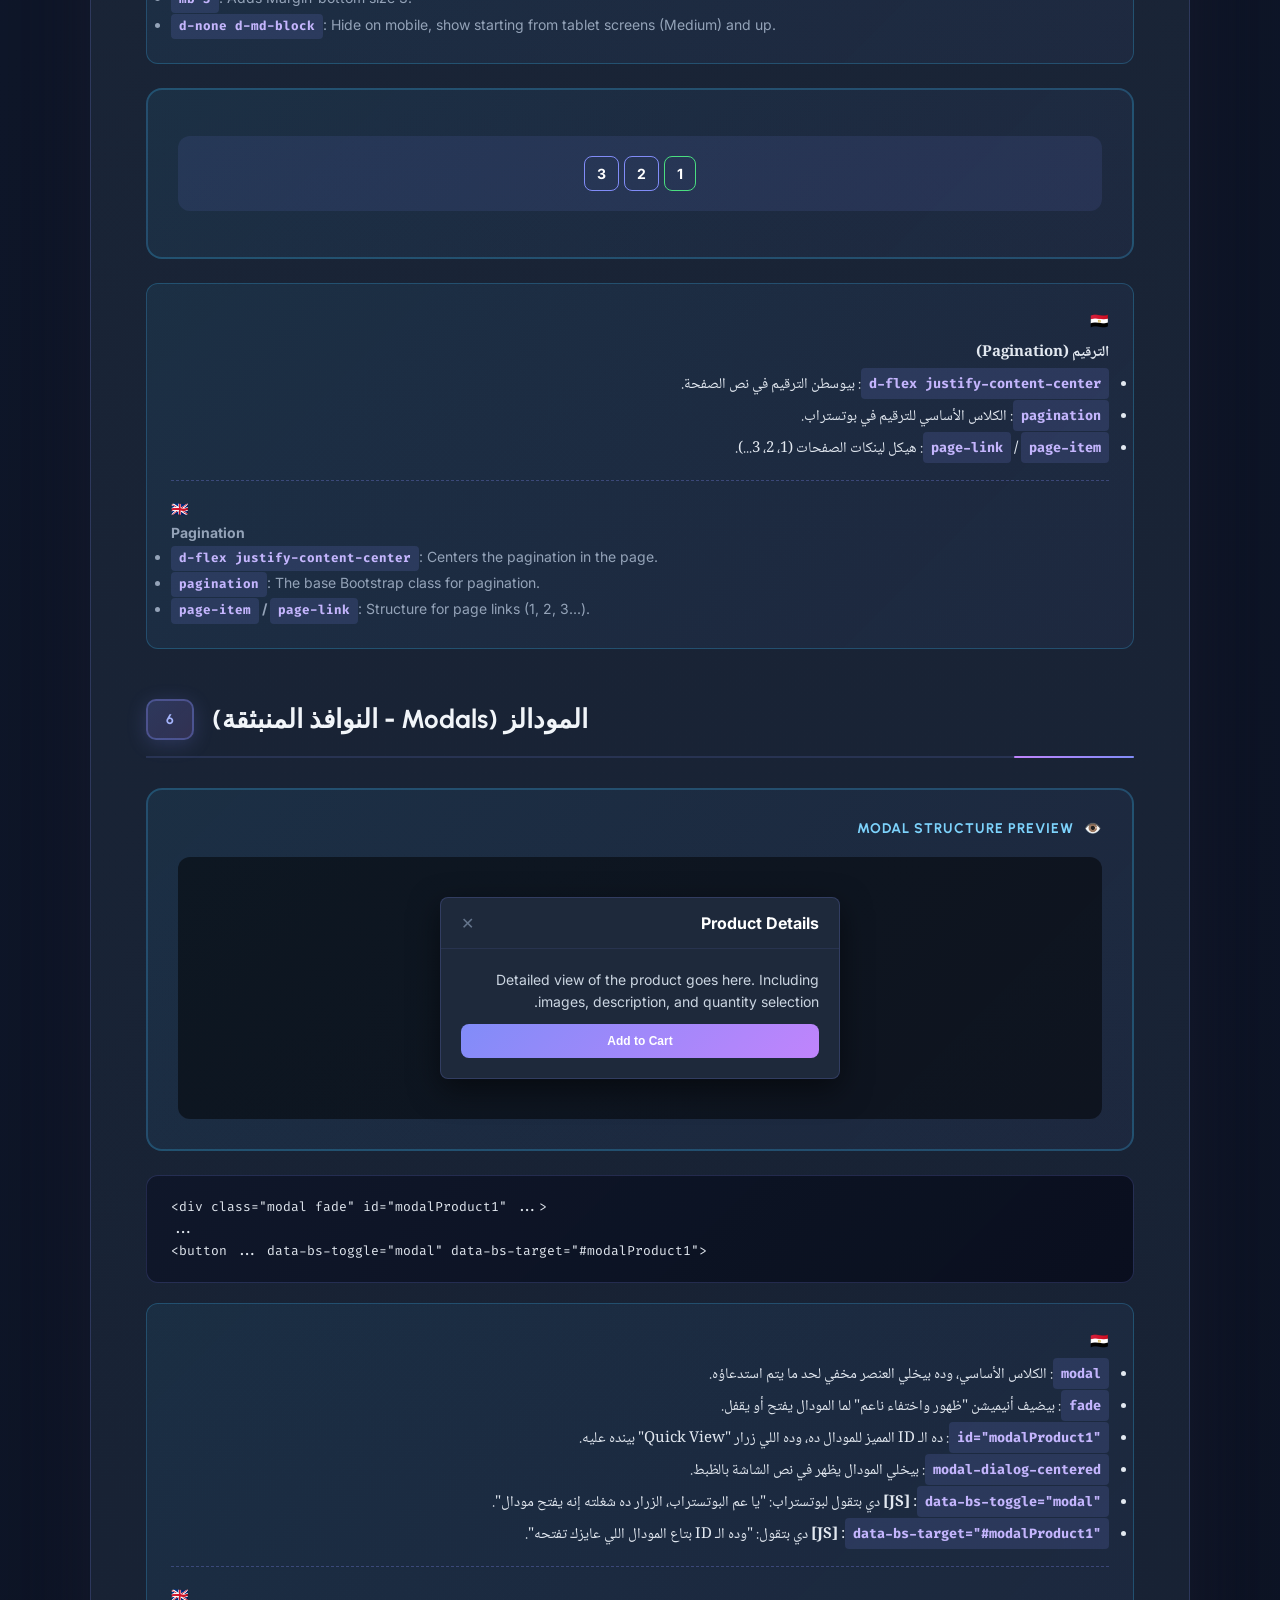
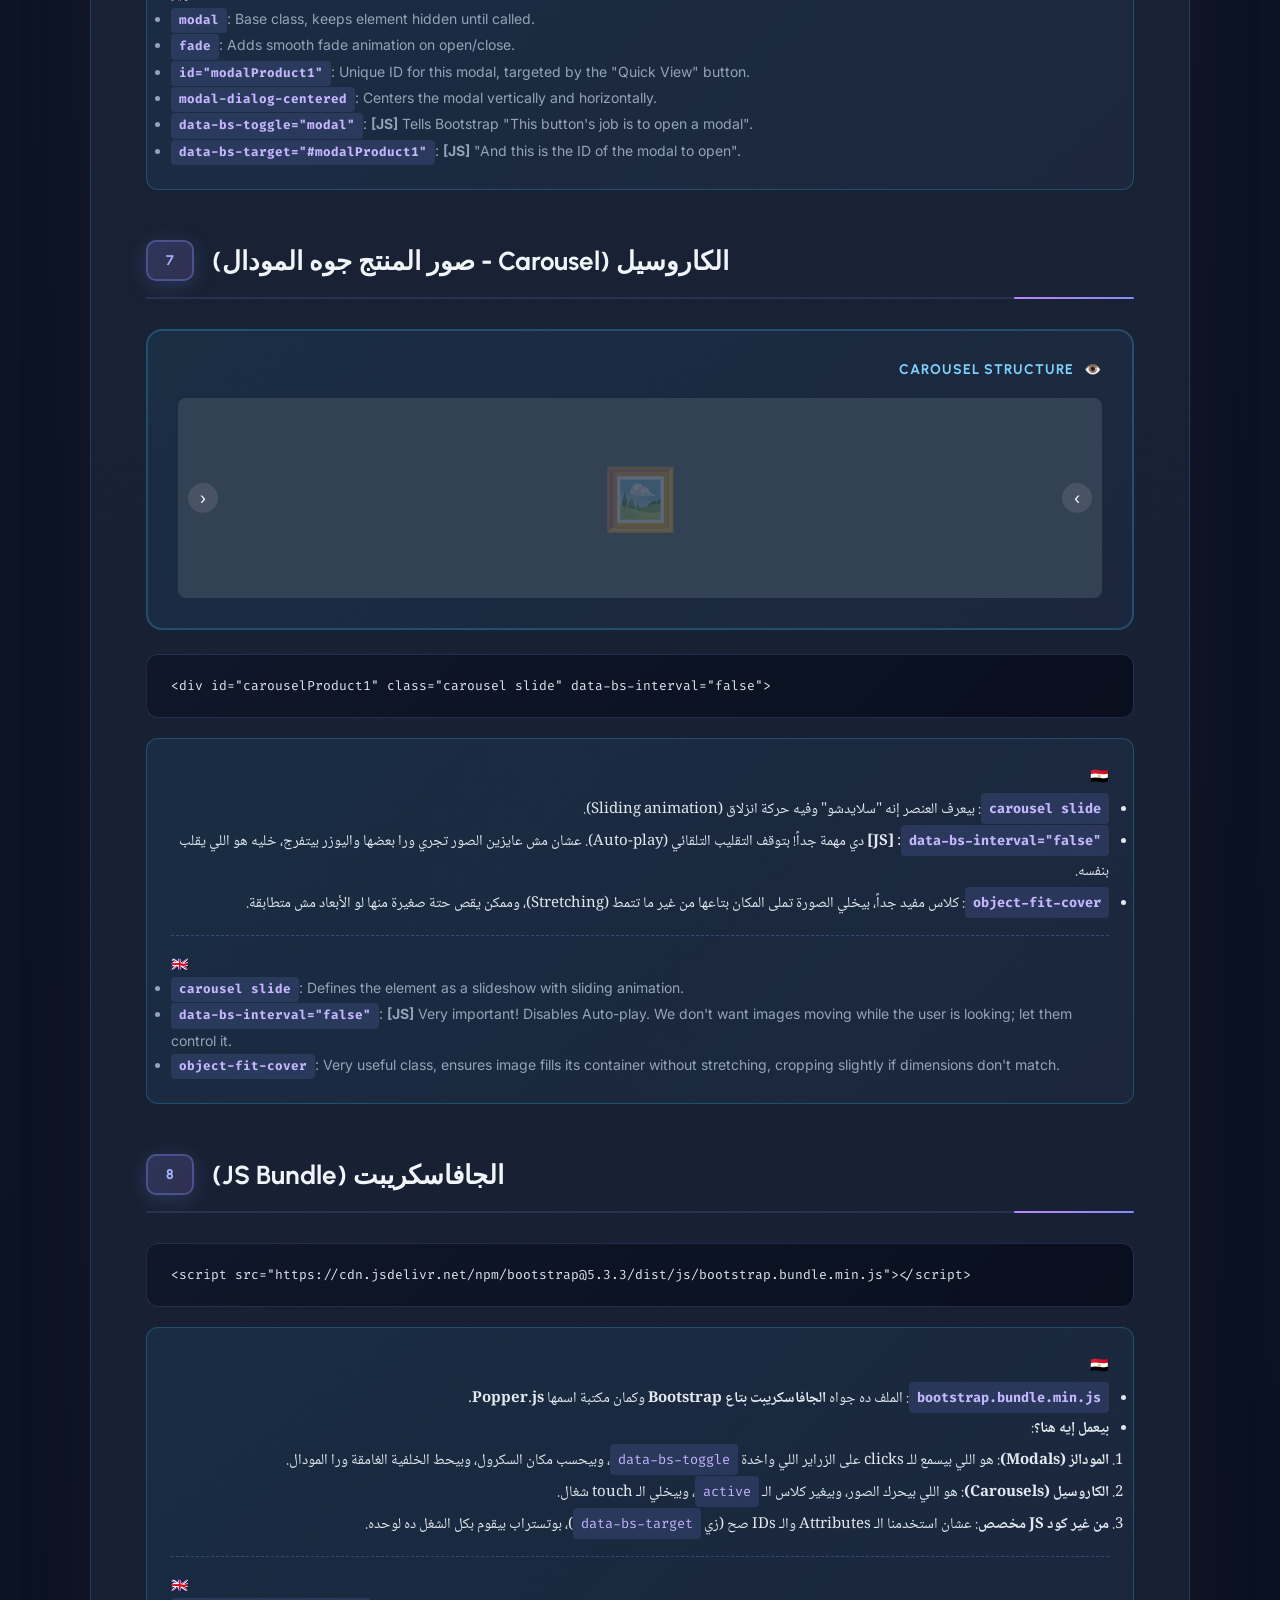
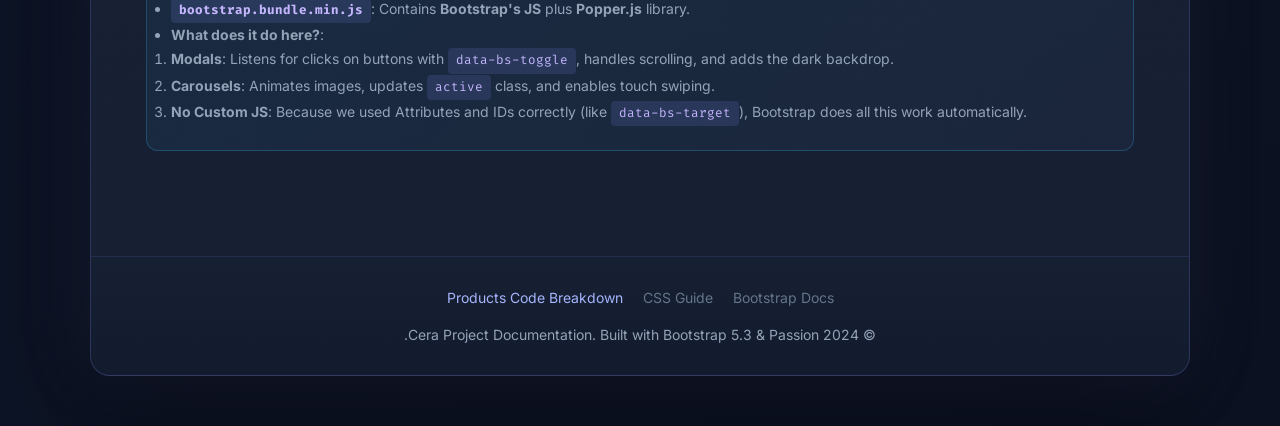
<file: docs-html/products-code-breakdown.html>
<!DOCTYPE html>
<html lang="ar" dir="rtl">
<head>
    <meta charset="UTF-8">
    <meta name="viewport" content="width=device-width, initial-scale=1.0">
    <title>شرح كود صفحة المنتجات - Products Code Breakdown</title>
    <link rel="preconnect" href="https://fonts.googleapis.com">
    <link rel="preconnect" href="https://fonts.gstatic.com" crossorigin>
    <link href="https://fonts.googleapis.com/css2?family=Urbanist:wght@400;600;700;800&family=Inter:wght@400;500;600&family=Noto+Naskh+Arabic:wght@400;500;600;700&family=Fira+Code:wght@400;500&display=swap" rel="stylesheet">
    <style>
        * { box-sizing: border-box; margin: 0; padding: 0; }
        
        body {
            background: linear-gradient(135deg, #1a1333 0%, #0f172a 50%, #0c1222 100%);
            display: flex;
            justify-content: center;
            padding: 50px 20px;
            min-height: 100vh;
            font-family: 'Inter', sans-serif;
            -webkit-print-color-adjust: exact !important;
            print-color-adjust: exact !important;
        }

        .page {
            width: 100%;
            max-width: 1100px;
            background: linear-gradient(180deg, #1e293b 0%, #162032 100%);
            position: relative;
            overflow: hidden;
            box-shadow: 
                0 0 80px rgba(129, 140, 248, 0.12),
                0 30px 100px rgba(0,0,0,0.6),
                inset 0 1px 0 rgba(255,255,255,0.05);
            color: #f1f5f9;
            border-radius: 20px;
            border: 1px solid rgba(129, 140, 248, 0.2);
        }

        .page::before {
            content: '';
            position: absolute;
            top: 0;
            left: 0;
            right: 0;
            height: 200px;
            background: radial-gradient(ellipse at center top, rgba(129, 140, 248, 0.15), transparent 70%);
            pointer-events: none;
        }

        /* Navigation Bar */
        .nav-bar {
            position: sticky;
            top: 0;
            z-index: 100;
            background: linear-gradient(180deg, rgba(15, 23, 42, 0.98), rgba(15, 23, 42, 0.95));
            backdrop-filter: blur(10px);
            padding: 15px 30px;
            display: flex;
            justify-content: space-between;
            align-items: center;
            border-bottom: 1px solid rgba(129, 140, 248, 0.2);
        }

        .nav-logo {
            font-family: 'Urbanist', sans-serif;
            font-size: 16px;
            font-weight: 700;
            color: #a5b4fc;
        }

        .nav-buttons {
            display: flex;
            gap: 12px;
        }

        .nav-btn {
            padding: 10px 20px;
            border-radius: 8px;
            font-weight: 600;
            font-size: 13px;
            cursor: pointer;
            border: none;
            transition: all 0.3s ease;
            text-decoration: none;
            display: inline-flex;
            align-items: center;
            gap: 8px;
        }

        .nav-btn-active {
            background: linear-gradient(135deg, #818cf8, #c084fc);
            color: white;
            box-shadow: 0 4px 15px rgba(129, 140, 248, 0.4);
        }

        .nav-btn-secondary {
            background: rgba(129, 140, 248, 0.15);
            color: #a5b4fc;
            border: 1px solid rgba(129, 140, 248, 0.3);
        }

        .nav-btn-secondary:hover {
            background: rgba(129, 140, 248, 0.25);
            transform: translateY(-2px);
        }

        .header-section {
            padding: 55px 50px 40px;
            text-align: center;
            border-bottom: 1px solid rgba(129, 140, 248, 0.2);
            position: relative;
            background: linear-gradient(180deg, rgba(129, 140, 248, 0.06) 0%, transparent 100%);
        }

        .header-section h1 {
            font-family: 'Urbanist', sans-serif;
            font-size: 42px;
            margin: 0 0 12px 0;
            background: linear-gradient(135deg, #818cf8, #c084fc, #f472b6);
            -webkit-background-clip: text;
            background-clip: text;
            -webkit-text-fill-color: transparent;
            font-weight: 800;
        }

        .header-section p {
            margin: 0;
            color: #94a3b8;
            font-size: 17px;
            font-weight: 500;
        }

        .content-body {
            padding: 45px 55px 55px;
            position: relative;
        }

        .chapter {
            margin-bottom: 50px;
        }

        .chapter-header {
            display: flex;
            align-items: center;
            gap: 18px;
            margin-bottom: 30px;
            padding-bottom: 16px;
            border-bottom: 2px solid rgba(129, 140, 248, 0.15);
            position: relative;
            flex-direction: row-reverse;
        }

        .chapter-header::after {
            content: '';
            position: absolute;
            bottom: -2px;
            right: 0;
            width: 120px;
            height: 2px;
            background: linear-gradient(90deg, #c084fc, #818cf8);
            border-radius: 2px;
        }

        .chapter-number {
            background: linear-gradient(135deg, rgba(129, 140, 248, 0.2), rgba(192, 132, 252, 0.15));
            border: 2px solid rgba(129, 140, 248, 0.35);
            border-radius: 10px;
            padding: 10px 18px;
            font-family: 'Urbanist', sans-serif;
            font-size: 14px;
            font-weight: 700;
            color: #a5b4fc;
            flex-shrink: 0;
            box-shadow: 0 4px 20px rgba(129, 140, 248, 0.2);
        }

        .chapter-title {
            font-family: 'Urbanist', sans-serif;
            font-size: 26px;
            font-weight: 700;
            color: #f1f5f9;
            margin: 0;
        }

        .section {
            margin-bottom: 32px;
        }

        .section-title {
            font-family: 'Urbanist', sans-serif;
            font-size: 16px;
            color: #ffffff;
            font-weight: 700;
            text-transform: uppercase;
            letter-spacing: 2px;
            margin: 0 0 20px 0;
            display: flex;
            align-items: center;
            gap: 14px;
            flex-direction: row-reverse;
        }

        .section-title::before {
            content: '';
            display: block;
            width: 5px;
            height: 24px;
            background: linear-gradient(180deg, #818cf8, #c084fc);
            border-radius: 3px;
            box-shadow: 0 0 15px rgba(129, 140, 248, 0.5);
        }

        .code-block {
            background: linear-gradient(135deg, rgba(15, 23, 42, 0.95), rgba(10, 15, 30, 0.98));
            border: 1px solid rgba(129, 140, 248, 0.2);
            border-radius: 12px;
            padding: 20px 24px;
            margin: 16px 0;
            overflow-x: auto;
            direction: ltr;
            text-align: left;
        }

        .code-block pre {
            margin: 0;
            font-family: 'Fira Code', 'Consolas', monospace;
            font-size: 13px;
            line-height: 1.7;
            color: #e2e8f0;
        }

        .code-block .comment { color: #6b7280; }
        .code-block .property { color: #93c5fd; }
        .code-block .value { color: #fbbf24; }
        .code-block .selector { color: #c084fc; }
        .code-block .tag { color: #f472b6; }
        .code-block .attr { color: #4ade80; }

        /* Bilingual Explanation Block */
        .explain-block {
            background: linear-gradient(135deg, rgba(56, 189, 248, 0.08), rgba(129, 140, 248, 0.05));
            border: 1px solid rgba(56, 189, 248, 0.25);
            border-radius: 12px;
            padding: 24px;
            margin: 20px 0;
        }

        .explain-ar {
            font-family: 'Noto Naskh Arabic', serif;
            font-size: 15px;
            color: #e2e8f0;
            line-height: 2;
            margin-bottom: 16px;
            padding-bottom: 16px;
            border-bottom: 1px dashed rgba(129, 140, 248, 0.3);
        }

        .explain-ar::before {
            content: '🇪🇬';
            margin-left: 8px;
        }

        .explain-en {
            font-size: 14px;
            color: #94a3b8;
            line-height: 1.7;
            direction: ltr;
            text-align: left;
        }

        .explain-en::before {
            content: '🇬🇧';
            margin-right: 8px;
        }

        .content-block {
            background: linear-gradient(135deg, rgba(30, 41, 59, 0.95), rgba(15, 23, 42, 0.9));
            border: 1px solid rgba(148, 163, 184, 0.15);
            padding: 26px 30px;
            border-radius: 14px;
            margin-bottom: 20px;
            box-shadow: 0 8px 32px rgba(0,0,0,0.25);
        }

        .content-block h4 {
            color: #a5b4fc;
            font-size: 16px;
            margin-bottom: 18px;
            font-weight: 700;
        }

        .content-block p {
            font-size: 15px;
            color: #e2e8f0;
            line-height: 1.85;
            margin-bottom: 12px;
            font-family: 'Noto Naskh Arabic', serif;
        }

        .content-block ul {
            margin: 14px 0;
            padding-right: 0;
            list-style: none;
        }

        .content-block li {
            font-size: 15px;
            color: #e2e8f0;
            line-height: 1.85;
            margin-bottom: 12px;
            padding-right: 22px;
            position: relative;
            font-family: 'Noto Naskh Arabic', serif;
        }

        .content-block li strong {
            color: #a5b4fc;
        }

        .content-block li::before {
            content: '';
            position: absolute;
            right: 0;
            top: 10px;
            width: 8px;
            height: 8px;
            background: linear-gradient(135deg, #818cf8, #c084fc);
            border-radius: 50%;
        }

        code {
            background: rgba(129, 140, 248, 0.15);
            color: #c4b5fd;
            padding: 2px 8px;
            border-radius: 4px;
            font-family: 'Fira Code', monospace;
            font-size: 0.9em;
            direction: ltr;
            display: inline-block;
        }

        /* Visual Demo Styles */
        .visual-demo {
            background: linear-gradient(135deg, rgba(56, 189, 248, 0.08), rgba(129, 140, 248, 0.05));
            border: 2px solid rgba(56, 189, 248, 0.25);
            border-radius: 16px;
            padding: 30px;
            margin: 24px 0;
        }

        .visual-demo-title {
            font-family: 'Urbanist', sans-serif;
            font-size: 14px;
            font-weight: 700;
            color: #7dd3fc;
            margin-bottom: 20px;
            text-transform: uppercase;
            letter-spacing: 1px;
            display: flex;
            align-items: center;
            gap: 10px;
        }

        .visual-demo-title::before {
            content: '👁️';
        }

        .demo-row {
            display: flex;
            gap: 20px;
            flex-wrap: wrap;
            justify-content: center;
        }

        /* Card Examples */
        .demo-card {
            background: #ffffff;
            border-radius: 12px;
            padding: 24px;
            width: 280px;
            box-shadow: 0 4px 20px rgba(0,0,0,0.15);
            transition: transform 0.3s, box-shadow 0.3s;
        }

        .demo-card:hover {
            transform: translateY(-8px);
            box-shadow: 0 12px 40px rgba(0,0,0,0.25);
        }

        .demo-card-icon {
            width: 50px;
            height: 50px;
            background: linear-gradient(135deg, #0d6efd, #0b5ed7);
            border-radius: 12px;
            display: flex;
            align-items: center;
            justify-content: center;
            font-size: 24px;
            margin-bottom: 16px;
        }
        
        .demo-card-price {
            font-size: 20px;
            font-weight: 700;
            color: #0d6efd;
            margin-bottom: 8px;
        }

        .demo-card h5 {
            color: #212529;
            font-size: 18px;
            margin-bottom: 8px;
            font-weight: 700;
        }

        .demo-card p {
            color: #6c757d;
            font-size: 14px;
            line-height: 1.6;
            margin: 0;
        }

        /* Flexbox/Navbar Demo */
        .flex-demo-container {
            display: flex;
            gap: 10px;
            padding: 20px;
            background: rgba(129, 140, 248, 0.1);
            border-radius: 12px;
            margin: 16px 0;
        }

        .flex-demo-item {
            background: linear-gradient(135deg, #818cf8, #c084fc);
            padding: 10px 20px;
            border-radius: 8px;
            color: white;
            font-weight: 700;
            text-align: center;
            font-size: 14px;
        }

        /* Grid Demo */
        .grid-demo-container {
            display: grid;
            grid-template-columns: repeat(4, 1fr);
            gap: 15px;
            padding: 20px;
            background: rgba(129, 140, 248, 0.1);
            border-radius: 12px;
            margin: 16px 0;
        }

        .grid-demo-item {
            background: linear-gradient(135deg, #f472b6, #c084fc);
            padding: 20px;
            border-radius: 8px;
            color: white;
            font-weight: 700;
            text-align: center;
        }

        @media (max-width: 768px) {
            .grid-demo-container {
                grid-template-columns: repeat(2, 1fr);
            }
        }
        @media (max-width: 500px) {
            .grid-demo-container {
                grid-template-columns: 1fr;
            }
        }

        /* Specific Demos */
        .demo-modal-preview {
            background: rgba(0,0,0,0.5);
            padding: 40px;
            border-radius: 12px;
            display: flex;
            justify-content: center;
            align-items: center;
            position: relative;
        }
        
        .demo-modal-dialog {
            background: #1e293b;
            border-radius: 8px;
            width: 100%;
            max-width: 400px;
            overflow: hidden;
            border: 1px solid rgba(129, 140, 248, 0.2);
            box-shadow: 0 10px 30px rgba(0,0,0,0.5);
            position: relative;
            z-index: 10;
        }
        
        .demo-modal-header {
            padding: 15px 20px;
            border-bottom: 1px solid rgba(129, 140, 248, 0.1);
            display: flex;
            justify-content: space-between;
            align-items: center;
        }
        
        .demo-modal-body {
            padding: 20px;
            color: #cbd5e1;
            font-size: 14px;
            line-height: 1.6;
        }

        .demo-carousel {
            position: relative;
            width: 100%;
            height: 200px;
            background: #334155;
            border-radius: 8px;
            display: flex;
            align-items: center;
            justify-content: center;
            overflow: hidden;
        }
        
        .demo-carousel-img {
            color: rgba(255,255,255,0.2);
            font-size: 60px;
        }

        .demo-carousel-control {
            position: absolute;
            top: 50%;
            transform: translateY(-50%);
            width: 30px;
            height: 30px;
            background: rgba(255,255,255,0.1);
            border-radius: 50%;
            display: flex;
            align-items: center;
            justify-content: center;
            color: white;
            cursor: pointer;
        }
        .demo-carousel-control-prev { left: 10px; }
        .demo-carousel-control-next { right: 10px; }

        .footer {
            text-align: center;
            padding: 32px;
            font-size: 14px;
            color: #94a3b8;
            border-top: 1px solid rgba(129, 140, 248, 0.15);
            background: linear-gradient(180deg, transparent, rgba(15, 23, 42, 0.5));
        }

        .footer-nav {
            display: flex;
            justify-content: center;
            gap: 20px;
            margin-bottom: 20px;
        }

        /* Mobile Responsiveness */
        @media (max-width: 768px) {
            body {
                padding: 10px;
            }
            .page {
                border-radius: 12px;
            }
            .header-section {
                padding: 30px 20px;
            }
            .header-section h1 {
                font-size: 28px;
            }
            .content-body {
                padding: 30px 20px;
            }
            .nav-bar {
                flex-direction: column;
                gap: 15px;
                padding: 15px;
            }
            .nav-buttons {
                width: 100%;
                justify-content: center;
                flex-wrap: wrap;
            }
            .nav-btn {
                flex: 1;
                justify-content: center;
                min-width: 120px;
                font-size: 12px;
                padding: 8px 12px;
            }
            .chapter-header {
                flex-direction: column-reverse;
                gap: 15px;
                align-items: flex-start;
            }
            .chapter-number {
                align-self: flex-start;
            }
            .visual-demo {
                padding: 20px;
            }
            .flex-demo-container, .grid-demo-container {
                overflow-x: auto;
            }
        }
    </style>
</head>
<body>
<div class="page">
    <!-- Navigation Bar -->
    <div class="nav-bar">
        <div class="nav-logo">📚 CSS/HTML Docs</div>
        <div class="nav-buttons">
            <a href="bootstrap-ready-docs.html" class="nav-btn nav-btn-secondary">
                🎨 Bootstrap Environment
            </a>
            <a href="css-html-complete-guide.html" class="nav-btn nav-btn-secondary">
                📖 CSS/HTML Guide
            </a>
            <a href="products-code-breakdown.html" class="nav-btn nav-btn-active">
                🛍️ Products Page Breakdown
            </a>
        </div>
    </div>

    <div class="header-section">
        <h1>شرح كود صفحة المنتجات</h1>
        <p>Products Page Code Breakdown | Documentation for Cera Project</p>
    </div>

    <div class="content-body">

        <!-- Chapter 1: Overview -->
        <div class="chapter">
            <div class="chapter-header">
                <div class="chapter-number">1</div>
                <h2 class="chapter-title">نظرة عامة (Overview)</h2>
            </div>
            <div class="section">
                <div class="explain-block">
                    <div class="explain-ar">
                        الملف ده بيشرح بالتفصيل الكود اللي في <code>products.html</code> الخاص بمشروع <strong>Cera Project</strong>. هنركز بالذات على إزاي بنستخدم <strong>Bootstrap 5.3</strong> عشان نبني الـ Layout (التصميم)، والـ Styling (الشكل)، والـ Interactivity (الحركات والتفاعلات) من غير ما نكتب كود CSS أو JS كتير.
                    </div>
                    <div class="explain-en">
                        This file explains the code in <code>products.html</code> of <strong>Cera Project</strong>. We focus on how <strong>Bootstrap 5.3</strong> is used to build the Layout, Styling, and Interactivity without writing much custom CSS or JS.
                    </div>
                </div>
            </div>
        </div>

        <!-- Chapter 2: Head Styles -->
        <div class="chapter">
            <div class="chapter-header">
                <div class="chapter-number">2</div>
                <h2 class="chapter-title">الـ Head Styles & Dependencies</h2>
            </div>
            <div class="section">
                <div class="code-block">
<pre>&lt;link href="https://cdn.jsdelivr.net/npm/bootstrap@5.3.3/dist/css/bootstrap.min.css" rel="stylesheet"&gt;</pre>
                </div>
                
                <div class="explain-block">
                    <div class="explain-ar">
                        <strong><code>bootstrap.min.css</code></strong>: ده ملف الـ CSS الأساسي بتاع فريموورك Bootstrap. الملف ده بيوفرلنا حاجات مهمة زي:
                        <ul>
                            <li><strong>Reset/Reboot</strong>: بيوحد شكل العناصر الأساسية في كل المتصفحات (زي تظبيط الـ margins والـ box-sizing).</li>
                            <li><strong>Grid System</strong>: نظام تقسيم الصفحة (Containers, rows, columns) عشان الموقع يشتغل كويس على الموبايل واللابتوب (Responsive).</li>
                            <li><strong>Components</strong>: تصميمات جاهزة بنستخدمها علطول زي الكروت (Cards)، المودالز / النوافذ المنبثقة (Modals)، والناف بار (Navbar).</li>
                            <li><strong>Utilities</strong>: كلاسات سريعة عشان نتحكم في المسافات (Spacing)، المحاذاة (Alignment)، والألوان.</li>
                        </ul>
                    </div>
                    <div class="explain-en">
                        <strong><code>bootstrap.min.css</code></strong>: The core CSS file for Bootstrap framework. It provides essential features like:
                        <ul>
                            <li><strong>Reset/Reboot</strong>: Unifies element styles across browsers (like fixing margins and box-sizing).</li>
                            <li><strong>Grid System</strong>: Page layout system (Containers, rows, columns) for responsive design on mobile and laptop.</li>
                            <li><strong>Components</strong>: Ready-to-use designs like Cards, Modals, and Navbar.</li>
                            <li><strong>Utilities</strong>: Quick classes for controlling Spacing, Alignment, and Colors.</li>
                        </ul>
                    </div>
                </div>
            </div>
        </div>

        <!-- Chapter 3: Navbar -->
        <div class="chapter">
            <div class="chapter-header">
                <div class="chapter-number">3</div>
                <h2 class="chapter-title">الناف بار (Navbar) <code>&lt;nav&gt;</code></h2>
            </div>
            <div class="section">
                <div class="visual-demo">
                    <div class="visual-demo-title">Sticky Navbar Example</div>
                    <div class="flex-demo-container" style="justify-content: space-between; align-items: center;">
                        <div class="flex-demo-item" style="background: transparent; border: 1px solid #818cf8;">Logo</div>
                        <div style="display: flex; gap: 10px;">
                            <div class="flex-demo-item">Home</div>
                            <div class="flex-demo-item">Products</div>
                            <div class="flex-demo-item">About</div>
                        </div>
                    </div>
                </div>

                <div class="explain-block">
                    <div class="explain-ar">
                        <p>الناف بار هنا بيستخدم كلاسات Bootstrap القياسية عشان يعمل هيدر متجاوب (Responsive Header).</p>
                        <ul>
                            <li><strong><code>navbar</code></strong>: الكلاس الأساسي لتعريف الناف بار.</li>
                            <li><strong><code>navbar-expand-lg</code></strong>: الكلاس دا بيقول للناف بار "افرد نفسك" وورينى كل اللينكات على الشاشات الكبيرة (Large screens ≥ 992px). لكن لو الشاشة أصغر من كده، لم اللينكات دي وحطها في زرار القائمة (Hamburger menu).</li>
                            <li><strong><code>sticky-top</code></strong>: بتعمل <code>position: sticky</code> في الـ CSS. دي بتخلي الناف بار "يلزق" فوق في وش الشاشة وأنت بتعمل Scroll لتحت.</li>
                            <li><strong><code>container</code></strong>: بيحجم عرض المحتوى في النص وبيسيب مسافات من الجناب (Margins) عشان الكلام مايبقاش لازق في حافة الشاشة.</li>
                            <li><strong><code>navbar-brand</code></strong>: ده ستايل جاهز للوجو أو اسم الموقع (غالباً بيبقى الفونت أكبر والـ padding مظبوط).</li>
                            <li><strong><code>navbar-toggler</code></strong>: ده الزرار اللي بيظهر على الموبايل عشان يفتح القائمة.</li>
                            <li><strong><code>collapse navbar-collapse</code></strong>: ده الجراب (Wrapper) اللي شايل اللينكات، وهو اللي بيختفي ويظهر على الموبايل.</li>
                            <li><strong><code>navbar-nav</code></strong>: كونتينر واخد Flexbox عشان يرص اللينكات جنب بعض.</li>
                        </ul>
                    </div>
                    <div class="explain-en">
                        <p>The navbar uses standard Bootstrap classes to create a responsive header.</p>
                        <ul>
                            <li><strong><code>navbar</code></strong>: The base class defining the navbar.</li>
                            <li><strong><code>navbar-expand-lg</code></strong>: Tells the navbar to "expand" and show all links on Large screens (≥ 992px). On smaller screens, it collapses links into a hamburger menu.</li>
                            <li><strong><code>sticky-top</code></strong>: Applies <code>position: sticky</code> CSS. Keeps the navbar "stuck" to the top as you scroll down.</li>
                            <li><strong><code>container</code></strong>: Constrains content width and adds side margins so text doesn't touch the screen edges.</li>
                            <li><strong><code>navbar-brand</code></strong>: Pre-styled class for logos/site names (usually larger font and proper padding).</li>
                            <li><strong><code>navbar-toggler</code></strong>: The mobile menu button that toggles the list.</li>
                            <li><strong><code>collapse navbar-collapse</code></strong>: The wrapper containing the links, which hides/shows on mobile.</li>
                            <li><strong><code>navbar-nav</code></strong>: Flexbox container for arranging links side-by-side.</li>
                        </ul>
                    </div>
                </div>
            </div>
        </div>

        <!-- Chapter 4: Layout & Grid -->
        <div class="chapter">
            <div class="chapter-header">
                <div class="chapter-number">4</div>
                <h2 class="chapter-title">الـ Layout & Grid System</h2>
            </div>
            <div class="section">
                <div class="visual-demo">
                    <div class="visual-demo-title">Responsive Grid Demo (Resize window to test)</div>
                    <div class="grid-demo-container">
                        <div class="grid-demo-item">Col 1</div>
                        <div class="grid-demo-item">Col 2</div>
                        <div class="grid-demo-item">Col 3</div>
                        <div class="grid-demo-item">Col 4</div>
                    </div>
                </div>

                <div class="code-block">
<pre>&lt;div class="container"&gt;
    &lt;div class="row"&gt;
        &lt;section class="col-12"&gt;
            &lt;!-- المحتوى --&gt;
        &lt;/section&gt;
    &lt;/div&gt;
&lt;/div&gt;</pre>
                </div>
                
                <div class="explain-block">
                    <div class="explain-ar">
                        <ul>
                            <li><strong><code>row</code></strong>: ده "صف" بيشيل العواميد (Columns). الـ row بيعمل Negative Margin عشان يعادل الـ Padding بتاع العواميد.</li>
                            <li><strong><code>col-12</code></strong>: يعني العمود ده هياخد عرض الصفحة بالكامل (12 من 12).</li>
                            <li><strong><code>row g-4</code></strong>: صف بس فيه "Gutter" (فراغات بين العواميد) بمقدار 4 (1.5rem)، بالطول وبالعرض.</li>
                            <li><strong><code>col-sm-6 col-lg-3</code></strong>: تحكم كامل في حجم العمود على حسب الشاشة:
                                <ul>
                                    <li><strong>Mobile (&lt;576px)</strong>: عشان مش محددين حاجة للموبايل، الديفولت إنه بياخد 100% من العرض (فوق بعض).</li>
                                    <li><strong>Small (≥576px)</strong>: هياخد 6 من 12 (يعني 50% من العرض)، فكل منتجين هييجوا جنب بعض.</li>
                                    <li><strong>Large (≥992px)</strong>: هياخد 3 من 12 (يعني 25% من العرض)، فكل 4 منتجات هييجوا جنب بعض في الصف الواحد.</li>
                                </ul>
                            </li>
                        </ul>
                    </div>
                    <div class="explain-en">
                        <ul>
                            <li><strong><code>row</code></strong>: A "row" that holds columns. It creates negative margin to counteract column padding.</li>
                            <li><strong><code>col-12</code></strong>: The column takes the full width of the page (12 out of 12).</li>
                            <li><strong><code>row g-4</code></strong>: A row with "gutters" (spacing between columns) of size 4 (1.5rem), both vertically and horizontally.</li>
                            <li><strong><code>col-sm-6 col-lg-3</code></strong>: Full control over column size based on screen width:
                                <ul>
                                    <li><strong>Mobile (&lt;576px)</strong>: Default is 100% width (stacked), since no specific class is set.</li>
                                    <li><strong>Small (≥576px)</strong>: Takes 6 of 12 (50% width), so 2 products per row.</li>
                                    <li><strong>Large (≥992px)</strong>: Takes 3 of 12 (25% width), so 4 products per row.</li>
                                </ul>
                            </li>
                        </ul>
                    </div>
                </div>
            </div>
        </div>

        <!-- Chapter 5: Components -->
        <div class="chapter">
            <div class="chapter-header">
                <div class="chapter-number">5</div>
                <h2 class="chapter-title">المكونات (Components)</h2>
            </div>
            <div class="section">
                <div class="visual-demo">
                    <div class="visual-demo-title">Category Tabs Preview</div>
                    <div class="flex-demo-container" style="justify-content: center; gap: 10px;">
                        <div class="flex-demo-item" style="border-radius: 50px; background: #0d6efd;">All</div>
                        <div class="flex-demo-item" style="border-radius: 50px; background: transparent; border: 1px solid #6c757d; color: #cbd5e1;">Modern</div>
                        <div class="flex-demo-item" style="border-radius: 50px; background: transparent; border: 1px solid #6c757d; color: #cbd5e1;">Classic</div>
                    </div>
                </div>

                <div class="explain-block">
                    <div class="explain-ar">
                        <h4>تابات التصنيف Category Tabs (<code>nav-pills</code>)</h4>
                        <ul>
                            <li><strong><code>nav nav-pills</code></strong>: بيعمل قايمة شكلها زي الزراير المدورة (Pills).</li>
                            <li><strong><code>justify-content-center</code></strong>: بيسنتر التابات في نص الشاشة (Flexbox).</li>
                            <li><strong><code>list-unstyled</code></strong>: بيشيل النقط (Bullets) والمسافات الزيادة اللي بتيجي مع الـ <code>&lt;ul&gt;</code>.</li>
                        </ul>
                    </div>
                    <div class="explain-en">
                        <h4>Category Tabs (<code>nav-pills</code>)</h4>
                        <ul>
                            <li><strong><code>nav nav-pills</code></strong>: creates a list styled like rounded buttons (pills).</li>
                            <li><strong><code>justify-content-center</code></strong>: Centers the tabs horizontally (Flexbox).</li>
                            <li><strong><code>list-unstyled</code></strong>: Removes bullets and extra spacing from the <code>&lt;ul&gt;</code>.</li>
                        </ul>
                    </div>
                </div>

                <div class="visual-demo" style="display: flex; justify-content: center;">
                    <div class="demo-card">
                        <div class="demo-card-icon">🪑</div>
                        <div class="demo-card-price">$250.00</div>
                        <h5>Modern Chair</h5>
                        <p>Classic aesthetic with modern comfort.</p>
                        <button class="flex-demo-item" style="padding: 8px 16px; border: none; cursor: pointer; font-size: 12px;">Add to Cart</button>
                    </div>
                </div>

                <div class="explain-block">
                    <div class="explain-ar">
                        <h4>كارت المنتج Product Card</h4>
                        <p>مع إننا مستخدمين كلاس مخصص اسمه <code>.product-card</code>، بس التصميم الداخلي بيعتمد على بوتستراب:</p>
                        <ul>
                            <li><strong><code>mb-3</code></strong>: Margin-bottom بمقدار 3.</li>
                            <li><strong><code>d-none d-md-block</code></strong>: اخفيه في الموبايل، واظهره من أول شاشات التابلت (Medium) وطالع.</li>
                        </ul>
                    </div>
                    <div class="explain-en">
                        <h4>Product Card</h4>
                        <p>Although we use a custom <code>.product-card</code> class, the internal layout relies on Bootstrap:</p>
                        <ul>
                            <li><strong><code>mb-3</code></strong>: Adds Margin-bottom size 3.</li>
                            <li><strong><code>d-none d-md-block</code></strong>: Hide on mobile, show starting from tablet screens (Medium) and up.</li>
                        </ul>
                    </div>
                </div>

                <div class="visual-demo">
                    <div class="flex-demo-container" style="justify-content: center; gap: 5px;">
                        <div class="flex-demo-item" style="padding: 8px 12px; background: transparent; border: 1px solid #4ade80;">1</div>
                        <div class="flex-demo-item" style="padding: 8px 12px; background: transparent; border: 1px solid #818cf8;">2</div>
                        <div class="flex-demo-item" style="padding: 8px 12px; background: transparent; border: 1px solid #818cf8;">3</div>
                    </div>
                </div>
                
                <div class="explain-block">
                    <div class="explain-ar">
                        <h4>الترقيم (Pagination)</h4>
                        <ul>
                            <li><strong><code>d-flex justify-content-center</code></strong>: بيوسطن الترقيم في نص الصفحة.</li>
                            <li><strong><code>pagination</code></strong>: الكلاس الأساسي للترقيم في بوتستراب.</li>
                            <li><strong><code>page-item</code> / <code>page-link</code></strong>: هيكل لينكات الصفحات (1، 2، 3...).</li>
                        </ul>
                    </div>
                    <div class="explain-en">
                        <h4>Pagination</h4>
                        <ul>
                            <li><strong><code>d-flex justify-content-center</code></strong>: Centers the pagination in the page.</li>
                            <li><strong><code>pagination</code></strong>: The base Bootstrap class for pagination.</li>
                            <li><strong><code>page-item</code> / <code>page-link</code></strong>: Structure for page links (1, 2, 3...).</li>
                        </ul>
                    </div>
                </div>

            </div>
        </div>

        <!-- Chapter 6: Modals -->
        <div class="chapter">
            <div class="chapter-header">
                <div class="chapter-number">6</div>
                <h2 class="chapter-title">المودالز (Modals - النوافذ المنبثقة)</h2>
            </div>
            <div class="section">
                <div class="visual-demo">
                    <div class="visual-demo-title">Modal Structure Preview</div>
                    <div class="demo-modal-preview">
                        <div class="demo-modal-dialog">
                            <div class="demo-modal-header">
                                <span style="color:white; font-weight:bold;">Product Details</span>
                                <span style="color:#64748b;">✕</span>
                            </div>
                            <div class="demo-modal-body">
                                <p>Detailed view of the product goes here. Including images, description, and quantity selection.</p>
                                <button class="flex-demo-item" style="font-size: 12px; width: 100%; margin-top: 10px; border:none;">Add to Cart</button>
                            </div>
                        </div>
                    </div>
                </div>

                <div class="code-block">
<pre>&lt;div class="modal fade" id="modalProduct1" ...&gt;
...
&lt;button ... data-bs-toggle="modal" data-bs-target="#modalProduct1"&gt;</pre>
                </div>
                
                <div class="explain-block">
                    <div class="explain-ar">
                        <ul>
                            <li><strong><code>modal</code></strong>: الكلاس الأساسي، وده بيخلي العنصر مخفي لحد ما يتم استدعاؤه.</li>
                            <li><strong><code>fade</code></strong>: بيضيف أنيميشن "ظهور واختفاء ناعم" لما المودال يفتح أو يقفل.</li>
                            <li><strong><code>id="modalProduct1"</code></strong>: ده الـ ID المميز للمودال ده، وده اللي زرار "Quick View" بينده عليه.</li>
                            <li><strong><code>modal-dialog-centered</code></strong>: بيخلي المودال يظهر في نص الشاشة بالظبط.</li>
                            <li><strong><code>data-bs-toggle="modal"</code></strong>: <strong>[JS]</strong> دي بتقول لبوتستراب: "يا عم البوتستراب، الزرار ده شغلته إنه يفتح مودال".</li>
                            <li><strong><code>data-bs-target="#modalProduct1"</code></strong>: <strong>[JS]</strong> دي بتقول: "وده الـ ID بتاع المودال اللي عايزك تفتحه".</li>
                        </ul>
                    </div>
                    <div class="explain-en">
                        <ul>
                            <li><strong><code>modal</code></strong>: Base class, keeps element hidden until called.</li>
                            <li><strong><code>fade</code></strong>: Adds smooth fade animation on open/close.</li>
                            <li><strong><code>id="modalProduct1"</code></strong>: Unique ID for this modal, targeted by the "Quick View" button.</li>
                            <li><strong><code>modal-dialog-centered</code></strong>: Centers the modal vertically and horizontally.</li>
                            <li><strong><code>data-bs-toggle="modal"</code></strong>: <strong>[JS]</strong> Tells Bootstrap "This button's job is to open a modal".</li>
                            <li><strong><code>data-bs-target="#modalProduct1"</code></strong>: <strong>[JS]</strong> "And this is the ID of the modal to open".</li>
                        </ul>
                    </div>
                </div>
            </div>
        </div>

        <!-- Chapter 7: Carousel -->
        <div class="chapter">
            <div class="chapter-header">
                <div class="chapter-number">7</div>
                <h2 class="chapter-title">الكاروسيل (Carousel - صور المنتج جوه المودال)</h2>
            </div>
            <div class="section">
                <div class="visual-demo">
                    <div class="visual-demo-title">Carousel Structure</div>
                    <div class="demo-carousel">
                        <div class="demo-carousel-control demo-carousel-control-prev">‹</div>
                        <div class="demo-carousel-img">🖼️</div>
                        <div class="demo-carousel-control demo-carousel-control-next">›</div>
                    </div>
                </div>

                <div class="code-block">
<pre>&lt;div id="carouselProduct1" class="carousel slide" data-bs-interval="false"&gt;</pre>
                </div>
                
                <div class="explain-block">
                    <div class="explain-ar">
                        <ul>
                            <li><strong><code>carousel slide</code></strong>: بيعرف العنصر إنه "سلايدشو" وفيه حركة انزلاق (Sliding animation).</li>
                            <li><strong><code>data-bs-interval="false"</code></strong>: <strong>[JS]</strong> دي مهمة جداً! بتوقف التقليب التلقائي (Auto-play). عشان مش عايزين الصور تجري ورا بعضها واليوزر بيتفرج، خليه هو اللي يقلب بنفسه.</li>
                            <li><strong><code>object-fit-cover</code></strong>: كلاس مفيد جداً، بيخلي الصورة تملى المكان بتاعها من غير ما تتمط (Stretching)، وممكن يقص حتة صغيرة منها لو الأبعاد مش متطابقة.</li>
                        </ul>
                    </div>
                    <div class="explain-en">
                        <ul>
                            <li><strong><code>carousel slide</code></strong>: Defines the element as a slideshow with sliding animation.</li>
                            <li><strong><code>data-bs-interval="false"</code></strong>: <strong>[JS]</strong> Very important! Disables Auto-play. We don't want images moving while the user is looking; let them control it.</li>
                            <li><strong><code>object-fit-cover</code></strong>: Very useful class, ensures image fills its container without stretching, cropping slightly if dimensions don't match.</li>
                        </ul>
                    </div>
                </div>
            </div>
        </div>

        <!-- Chapter 8: JavaScript -->
        <div class="chapter">
            <div class="chapter-header">
                <div class="chapter-number">8</div>
                <h2 class="chapter-title">الجافاسكريبت (JS Bundle)</h2>
            </div>
            <div class="section">
                <div class="code-block">
<pre>&lt;script src="https://cdn.jsdelivr.net/npm/bootstrap@5.3.3/dist/js/bootstrap.bundle.min.js"&gt;&lt;/script&gt;</pre>
                </div>
                
                <div class="explain-block">
                    <div class="explain-ar">
                        <ul>
                            <li><strong><code>bootstrap.bundle.min.js</code></strong>: الملف ده جواه <strong>الجافاسكريبت بتاع Bootstrap</strong> وكمان مكتبة اسمها <strong>Popper.js</strong>.</li>
                            <li><strong>بيعمل إيه هنا؟</strong>:
                                <ol>
                                    <li><strong>المودالز (Modals)</strong>: هو اللي بيسمع للـ clicks على الزراير اللي واخدة <code>data-bs-toggle</code>، وبيحسب مكان السكرول، وبيحط الخلفية الغامقة ورا المودال.</li>
                                    <li><strong>الكاروسيل (Carousels)</strong>: هو اللي بيحرك الصور، وبيغير كلاس الـ <code>active</code>، وبيخلي الـ touch شغال.</li>
                                    <li><strong>من غير كود JS مخصص</strong>: عشان استخدمنا الـ Attributes والـ IDs صح (زي <code>data-bs-target</code>)، بوتستراب بيقوم بكل الشغل ده لوحده.</li>
                                </ol>
                            </li>
                        </ul>
                    </div>
                    <div class="explain-en">
                        <ul>
                            <li><strong><code>bootstrap.bundle.min.js</code></strong>: Contains <strong>Bootstrap's JS</strong> plus <strong>Popper.js</strong> library.</li>
                            <li><strong>What does it do here?</strong>:
                                <ol>
                                    <li><strong>Modals</strong>: Listens for clicks on buttons with <code>data-bs-toggle</code>, handles scrolling, and adds the dark backdrop.</li>
                                    <li><strong>Carousels</strong>: Animates images, updates <code>active</code> class, and enables touch swiping.</li>
                                    <li><strong>No Custom JS</strong>: Because we used Attributes and IDs correctly (like <code>data-bs-target</code>), Bootstrap does all this work automatically.</li>
                                </ol>
                            </li>
                        </ul>
                    </div>
                </div>
            </div>
        </div>

    </div>

    <div class="footer">
        <div class="footer-nav">
            <a href="bootstrap-ready-docs.html" style="color: #64748b; text-decoration: none;">Bootstrap Docs</a>
            <a href="css-html-complete-guide.html" style="color: #64748b; text-decoration: none;">CSS Guide</a>
            <a href="#" style="color: #a5b4fc; text-decoration: none;">Products Code Breakdown</a>
        </div>
        <p>&copy; 2024 Cera Project Documentation. Built with Bootstrap 5.3 & Passion.</p>
    </div>
</div>
<!-- Deployment trigger -->
</body>
</html>
</file>
<file: css/styles.css>
/* 
   ============================================
   Bootstrap Ready Starter - Complete Utilities
   ============================================
*/

/* ========== 1. CSS Variables ========== */
:root {
    /* =================================
       CERA Theme - Main Color Palette
       ================================= */
    
    /* Primary Brand Colors */
    --primary-color: #8B7355;      /* Warm Brown - Main brand color */
    --primary-hover: #5C4A3A;      /* Dark Brown - Hover state */
    --primary-light: #C4B5A5;      /* Light Tan - Lighter variant */
    
    /* Secondary Colors */
    --secondary-color: #7A7A7A;    /* Text Muted */
    --accent-color: #8B7355;       /* Warm Brown accent */
    
    /* Status Colors */
    --success-color: #6B8E5F;      /* Muted sage green */
    --danger-color: #B85C5C;       /* Muted dusty red */
    --warning-color: #D9A55B;      /* Warm amber */
    --info-color: #6B8B9E;         /* Muted slate blue */
    
    /* Neutrals - CERA Theme */
    --cream: #F5F0EB;              /* Main cream background */
    --warm-beige: #E8DED4;         /* Warm beige for sections */
    --light-tan: #C4B5A5;          /* Light tan for borders/accents */
    --text-dark: #3D3D3D;          /* Primary text */
    --text-muted: #7A7A7A;         /* Muted/secondary text */
    --white: #FFFFFF;              /* Pure white */
    --footer-dark: #2C2825;        /* Dark brown for footer */
    
    /* Legacy Color Aliases (for backward compatibility) */
    --light-color: var(--cream);
    --dark-color: var(--footer-dark);
    
    /* Backgrounds */
    --bg-body: var(--cream);
    --bg-light: var(--warm-beige);
    --bg-dark: var(--footer-dark);
    --bg-white: var(--white);
    
    /* Text */
    --text-primary: var(--text-dark);
    --text-light: var(--white);
    
    /* Borders */
    --border-color: var(--warm-beige);
    --border-light: var(--light-tan);
    
    /* Spacing */
    --spacer-xs: 0.25rem;
    --spacer-sm: 0.5rem;
    --spacer-md: 1rem;
    --spacer-lg: 1.5rem;
    --spacer-xl: 3rem;
    
    /* Border Radius */
    --radius-sm: 0.25rem;
    --radius-md: 0.5rem;
    --radius-lg: 1rem;
    --radius-pill: 50rem;
    
    /* Shadows - Warm tinted */
    --shadow-sm: 0 0.125rem 0.25rem rgba(92, 74, 58, 0.08);
    --shadow-md: 0 0.5rem 1rem rgba(92, 74, 58, 0.12);
    --shadow-lg: 0 1rem 3rem rgba(92, 74, 58, 0.15);
    
    /* Transitions */
    --transition-fast: 0.15s ease-in-out;
    --transition-base: 0.3s ease-in-out;
}

/* ========== 2. Modern CSS Reset ========== */
*,
*::before,
*::after {
    margin: 0;
    padding: 0;
    box-sizing: border-box;
}

html {
    scroll-behavior: smooth;
}

body {
    font-family: 'Inter', -apple-system, BlinkMacSystemFont, "Segoe UI", Roboto, sans-serif;
    font-size: 1rem;
    line-height: 1.6;
    color: var(--text-primary);
    background-color: var(--bg-body);
}

img {
    max-width: 100%;
    height: auto;
    display: block;
}

a {
    text-decoration: none;
    color: var(--primary-color);
    transition: color var(--transition-fast);
}

a:hover {
    color: var(--primary-hover);
}

ul, ol {
    list-style: none;
}

/* ========== 3. Layout Utilities ========== */

/* Flexbox Helpers */
.flex-center {
    display: flex;
    justify-content: center;
    align-items: center;
}

.flex-center-col {
    display: flex;
    flex-direction: column;
    justify-content: center;
    align-items: center;
}

.flex-between {
    display: flex;
    justify-content: space-between;
    align-items: center;
}

.flex-start {
    display: flex;
    justify-content: flex-start;
    align-items: center;
}

.flex-end {
    display: flex;
    justify-content: flex-end;
    align-items: center;
}

.flex-wrap {
    flex-wrap: wrap;
}

.gap-1 { gap: var(--spacer-xs); }
.gap-2 { gap: var(--spacer-sm); }
.gap-3 { gap: var(--spacer-md); }
.gap-4 { gap: var(--spacer-lg); }
.gap-5 { gap: var(--spacer-xl); }

/* ========== 4. Spacing Utilities ========== */

/* Section Padding */
.section-padding {
    padding: 80px 0;
}

.section-padding-sm {
    padding: 40px 0;
}

/* Margins */
.mt-0 { margin-top: 0; }
.mt-1 { margin-top: var(--spacer-xs); }
.mt-2 { margin-top: var(--spacer-sm); }
.mt-3 { margin-top: var(--spacer-md); }
.mt-4 { margin-top: var(--spacer-lg); }
.mt-5 { margin-top: var(--spacer-xl); }

.mb-0 { margin-bottom: 0; }
.mb-1 { margin-bottom: var(--spacer-xs); }
.mb-2 { margin-bottom: var(--spacer-sm); }
.mb-3 { margin-bottom: var(--spacer-md); }
.mb-4 { margin-bottom: var(--spacer-lg); }
.mb-5 { margin-bottom: var(--spacer-xl); }

/* ========== 5. Typography Utilities ========== */

.text-center { text-align: center; }
.text-left { text-align: left; }
.text-right { text-align: right; }

.text-primary { color: var(--primary-color); }
.text-secondary { color: var(--secondary-color); }
.text-success { color: var(--success-color); }
.text-danger { color: var(--danger-color); }
.text-warning { color: var(--warning-color); }
.text-info { color: var(--info-color); }
.text-muted { color: var(--text-muted); }
.text-light { color: var(--text-light); }
.text-dark { color: var(--dark-color); }

.fw-light { font-weight: 300; }
.fw-normal { font-weight: 400; }
.fw-medium { font-weight: 500; }
.fw-semibold { font-weight: 600; }
.fw-bold { font-weight: 700; }

.fs-sm { font-size: 0.875rem; }
.fs-base { font-size: 1rem; }
.fs-lg { font-size: 1.25rem; }
.fs-xl { font-size: 1.5rem; }

/* ========== 6. Background Utilities ========== */

.bg-primary { background-color: var(--primary-color); }
.bg-secondary { background-color: var(--secondary-color); }
.bg-success { background-color: var(--success-color); }
.bg-danger { background-color: var(--danger-color); }
.bg-warning { background-color: var(--warning-color); }
.bg-info { background-color: var(--info-color); }
.bg-light { background-color: var(--bg-light); }
.bg-dark { background-color: var(--bg-dark); }
.bg-white { background-color: #ffffff; }

/* ========== 7. Bilingual / Arabic Support ========== */

.arabic-text,
.rtl {
    direction: rtl;
    text-align: right;
}

.ltr {
    direction: ltr;
    text-align: left;
}

/* ========== 8. Ready Snippets ========== */

/* Standard Card */
.ready-card {
    background-color: #fff;
    border-radius: var(--radius-md);
    border: 1px solid rgba(0, 0, 0, 0.1);
    padding: var(--spacer-lg);
    transition: transform var(--transition-base), box-shadow var(--transition-base);
}

.ready-card:hover {
    transform: translateY(-5px);
    box-shadow: var(--shadow-md);
}

/* Content Container */
.content-narrow {
    max-width: 800px;
    margin-left: auto;
    margin-right: auto;
}

.content-wide {
    max-width: 1200px;
    margin-left: auto;
    margin-right: auto;
}

/* Divider */
.divider {
    height: 1px;
    background-color: rgba(0, 0, 0, 0.1);
    margin: var(--spacer-lg) 0;
}

/* Text Gradient */
.text-gradient {
    background: linear-gradient(45deg, var(--primary-color), var(--info-color));
    -webkit-background-clip: text;
    -webkit-text-fill-color: transparent;
    background-clip: text;
}

/* ========== 9. Button Extensions ========== */

.btn-rounded {
    border-radius: var(--radius-pill);
}

/* ========== 10. Responsive Adjustments ========== */

@media (max-width: 768px) {
    .section-padding {
        padding: 50px 0;
    }
    
    .hide-mobile {
        display: none !important;
    }
}

@media (min-width: 769px) {
    .hide-desktop {
        display: none !important;
    }
}
</file>
